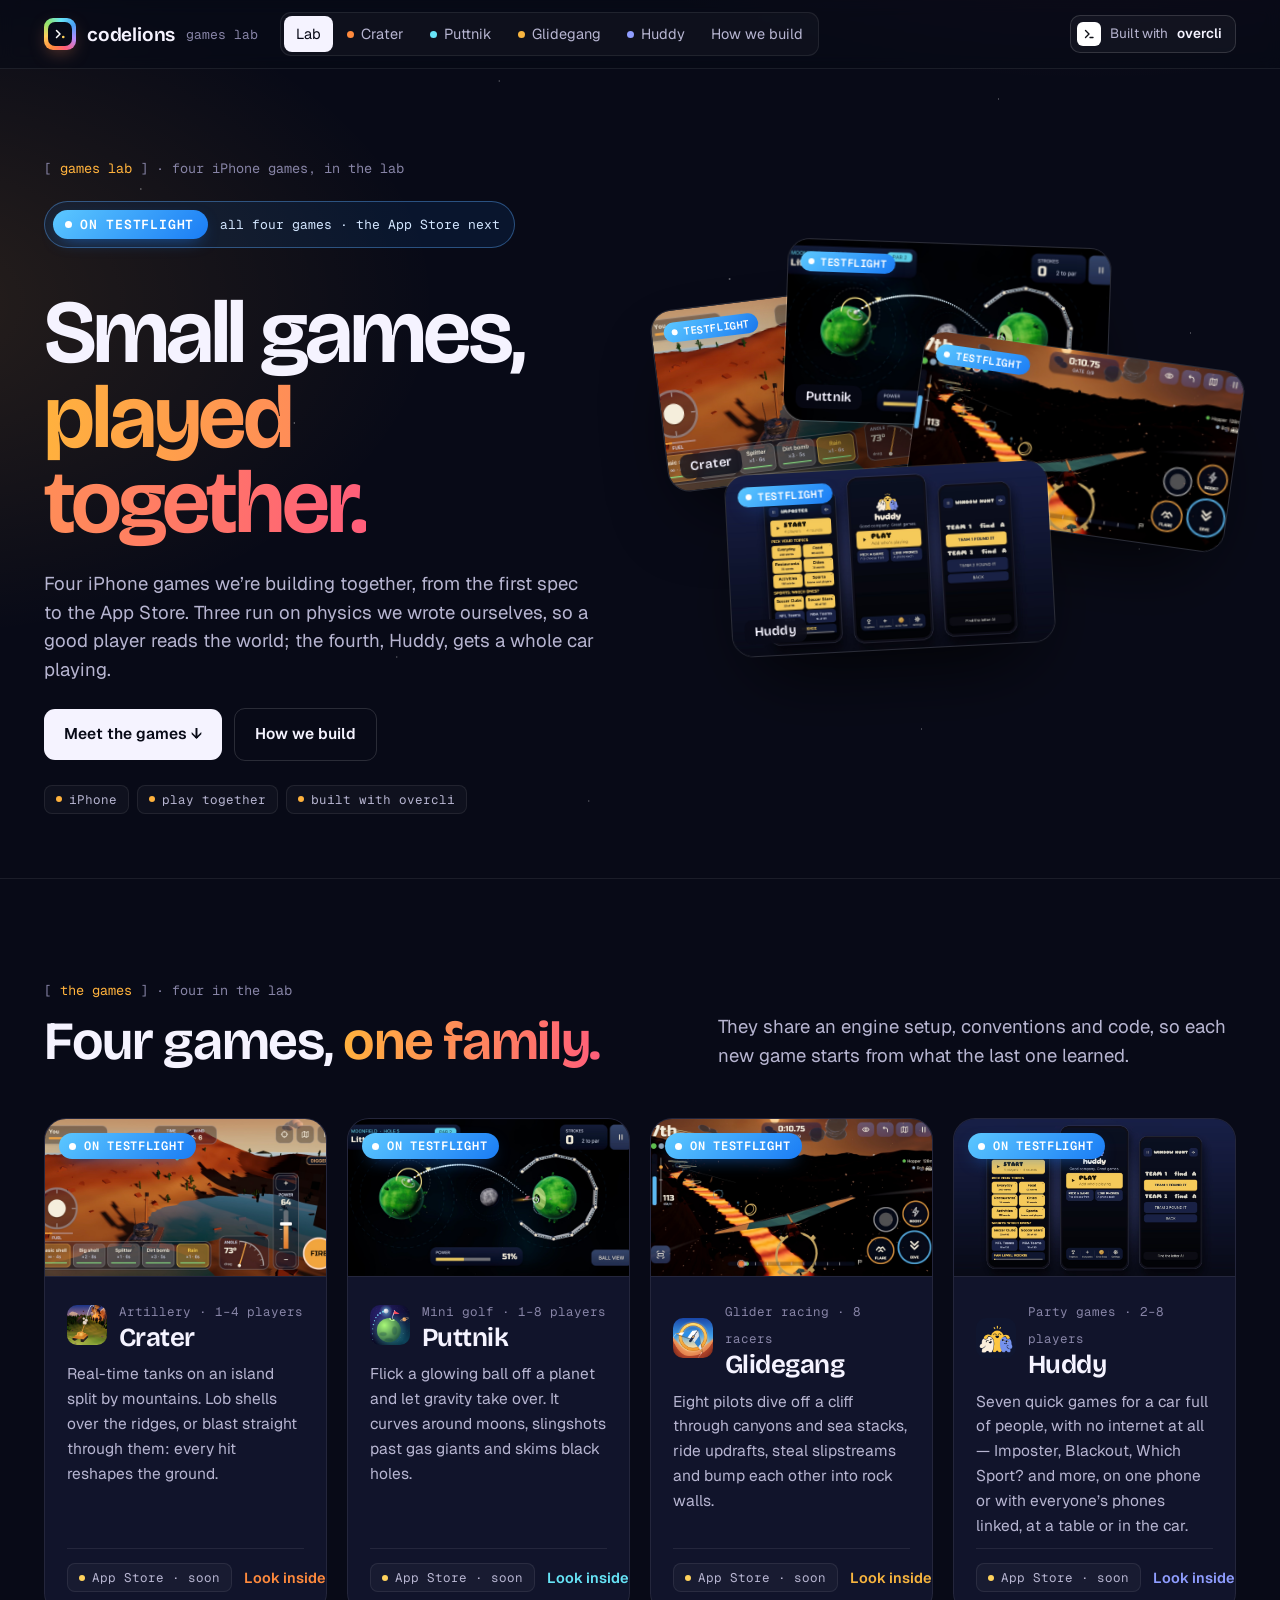
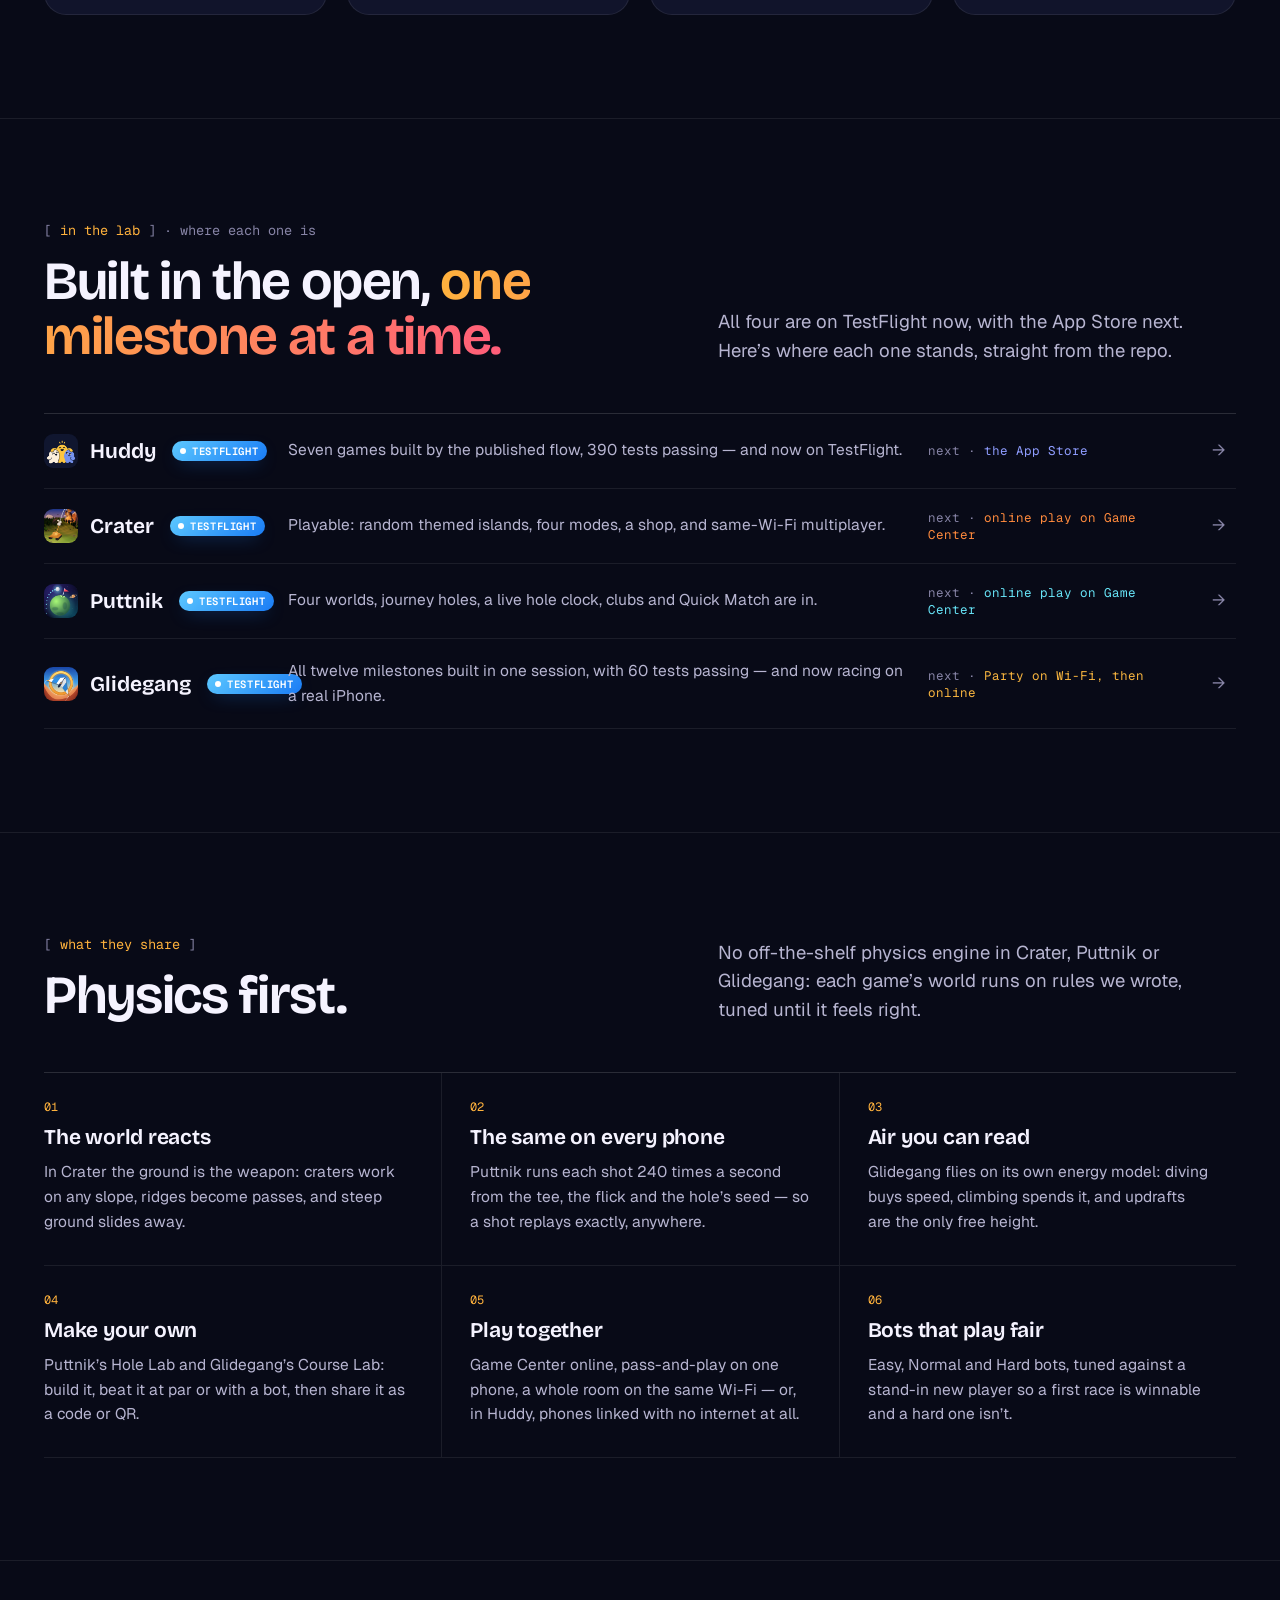
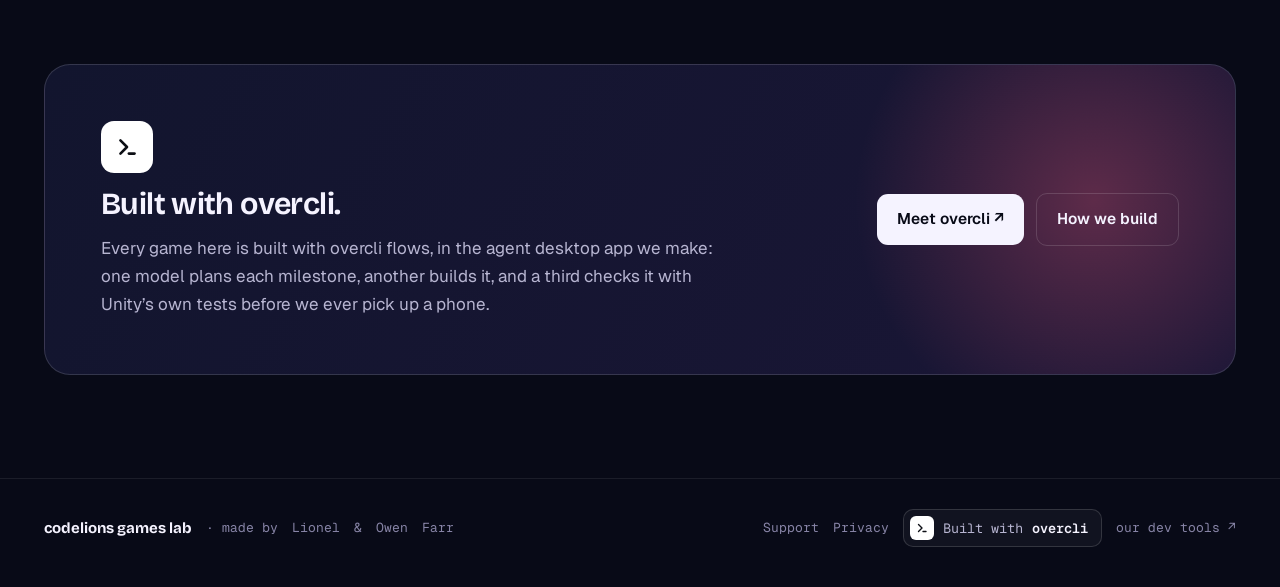
<file: index.html>
<!doctype html>
<html lang="en">
<head>
  <meta charset="utf-8" />
  <meta name="viewport" content="width=device-width, initial-scale=1" />
  <title>Codelions Games Lab — small games, played together</title>
  <meta name="description" content="Crater, Puttnik, Glidegang and Huddy: four iPhone games, built with overcli." />
  <meta property="og:type" content="website" />
  <meta property="og:title" content="Codelions Games Lab — small games, played together" />
  <meta property="og:description" content="Crater, Puttnik, Glidegang and Huddy: four iPhone games, built with overcli." />
  <link rel="preconnect" href="https://fonts.googleapis.com" />
  <link rel="preconnect" href="https://fonts.gstatic.com" crossorigin />
  <link href="https://fonts.googleapis.com/css2?family=Bricolage+Grotesque:opsz,wght@12..96,500..800&family=Geist:wght@400;500;600;700&family=Geist+Mono:wght@400;500&display=swap" rel="stylesheet" />
  <link rel="stylesheet" href="lab.css" />
</head>
<body class="">
  <header class="nav"><div class="wrap">
    <a class="brand" href="" aria-label="codelions games lab"><span class="brand-mark"><span><svg width="16" height="16" viewBox="0 0 32 32" fill="none" stroke="#fff" stroke-width="3" stroke-linecap="round" stroke-linejoin="round" aria-hidden="true"><path d="M9 9 L16 16 L9 23"/><circle cx="22.5" cy="22" r="2.6" fill="#ffd25c" stroke="none"/></svg></span></span><b>codelions</b><i>games lab</i></a>
    <nav class="nav-links" aria-label="games"><a href="" aria-current="page">Lab</a><a href="crater/"><i class="dot" style="background:#ff8a3d"></i>Crater</a><a href="puttnik/"><i class="dot" style="background:#67e4f7"></i>Puttnik</a><a href="glidegang/"><i class="dot" style="background:#f8b53f"></i>Glidegang</a><a href="huddy/"><i class="dot" style="background:#8f9dff"></i>Huddy</a><a href="how-we-build/">How we build</a></nav>
    <span class="nav-right"><a class="built" href="https://overcodelions.com/overcli/" target="_blank" rel="noopener"><span class="mk"><svg width="16" height="16" viewBox="0 0 32 32" fill="none" stroke="#0d0f15" stroke-width="2.8" stroke-linecap="round" stroke-linejoin="round" aria-hidden="true"><path d="M9 9 L16 16 L9 23"/><path d="M18 23 H24"/></svg></span>Built with <b>overcli</b></a></span>
  </div></header>
  <main>
    <section class="hero"><div class="wrap">
      <div class="hero-copy"><p class="eyebrow">[ <b>games lab</b> ] · four iPhone games, in the lab</p>
        <p class="status"><span class="live"><i></i>On TestFlight</span><span>all four games · the App Store next</span></p><h1>Small games,<br><em>played together.</em></h1>
        <p class="lede">Four iPhone games we’re building together, from the first spec to the App Store. Three run on physics we wrote ourselves, so a good player reads the world; the fourth, Huddy, gets a whole car playing.</p>
        <div class="btns"><a class="btn btn-ink" href="#games">Meet the games ↓</a><a class="btn btn-line" href="how-we-build/">How we build</a></div>
        <div class="chips"><span class="chip"><i></i>iPhone</span><span class="chip"><i></i>play together</span><span class="chip"><i></i>built with overcli</span></div></div>
      <div class="fan"><a class="crater" href="crater/"><span class="scene"><img class="cover still" src="assets/crater-play.jpg" alt="Crater on an iPhone: a desert island, 2:32 left, aiming a Rain shot at 73 degrees across the water" /></span><span class="tag">Crater</span><span class="live badge sm"><i></i>TestFlight</span></a><a class="puttnik" href="puttnik/"><span class="scene"><img class="cover still" src="assets/puttnik-play.jpg" alt="Puttnik on an iPhone: Moonfield, hole 5, Little Moon — aiming a shot around a moon to the cup" /></span><span class="tag">Puttnik</span><span class="live badge sm"><i></i>TestFlight</span></a><a class="glidegang" href="glidegang/"><span class="scene"><img class="cover still" src="assets/glidegang-vents.jpg" alt="Glidegang on an iPhone: Volcano Vents, gliding over a lava river toward the next gate" /></span><span class="tag">Glidegang</span><span class="live badge sm"><i></i>TestFlight</span></a><a class="huddy" href="huddy/"><span class="scene"><img class="cover still" src="assets/huddy-trio.jpg" alt="Huddy on an iPhone: picking Imposter topics, the home screen and a Window Hunt race" /></span><span class="tag">Huddy</span><span class="live badge sm"><i></i>TestFlight</span></a></div>
    </div></section>
    <section class="sec" id="games"><div class="wrap">
      <div class="head"><div><p class="eyebrow">[ <b>the games</b> ] · four in the lab</p><h2>Four games, <em>one family.</em></h2></div><p class="lede">They share an engine setup, conventions and code, so each new game starts from what the last one learned.</p></div>
      <div class="games"><a class="card crater" href="crater/"><span class="pic"><span class="scene"><img class="cover still" src="assets/crater-play.jpg" alt="Crater on an iPhone: a desert island, 2:32 left, aiming a Rain shot at 73 degrees across the water" /></span><span class="live badge"><i></i>On TestFlight</span></span><span class="card-body"><span class="card-top"><img src="assets/crater-icon.png" alt="" /><span><span class="meta">Artillery · 1–4 players</span><h3>Crater</h3></span></span><p>Real-time tanks on an island split by mountains. Lob shells over the ridges, or blast straight through them: every hit reshapes the ground.</p><span class="card-foot"><span class="chip lab"><i></i>App Store · soon</span><span class="go">Look inside →</span></span></span></a><a class="card puttnik" href="puttnik/"><span class="pic"><span class="scene"><img class="cover still" src="assets/puttnik-play.jpg" alt="Puttnik on an iPhone: Moonfield, hole 5, Little Moon — aiming a shot around a moon to the cup" /></span><span class="live badge"><i></i>On TestFlight</span></span><span class="card-body"><span class="card-top"><img src="assets/puttnik-icon.png" alt="" /><span><span class="meta">Mini golf · 1–8 players</span><h3>Puttnik</h3></span></span><p>Flick a glowing ball off a planet and let gravity take over. It curves around moons, slingshots past gas giants and skims black holes.</p><span class="card-foot"><span class="chip lab"><i></i>App Store · soon</span><span class="go">Look inside →</span></span></span></a><a class="card glidegang" href="glidegang/"><span class="pic"><span class="scene"><img class="cover still" src="assets/glidegang-vents.jpg" alt="Glidegang on an iPhone: Volcano Vents, gliding over a lava river toward the next gate" /></span><span class="live badge"><i></i>On TestFlight</span></span><span class="card-body"><span class="card-top"><img src="assets/glidegang-icon.png" alt="" /><span><span class="meta">Glider racing · 8 racers</span><h3>Glidegang</h3></span></span><p>Eight pilots dive off a cliff through canyons and sea stacks, ride updrafts, steal slipstreams and bump each other into rock walls.</p><span class="card-foot"><span class="chip lab"><i></i>App Store · soon</span><span class="go">Look inside →</span></span></span></a><a class="card huddy" href="huddy/"><span class="pic"><span class="scene"><img class="cover still" src="assets/huddy-trio.jpg" alt="Huddy on an iPhone: picking Imposter topics, the home screen and a Window Hunt race" /></span><span class="live badge"><i></i>On TestFlight</span></span><span class="card-body"><span class="card-top"><img src="assets/huddy-icon.png" alt="" /><span><span class="meta">Party games · 2–8 players</span><h3>Huddy</h3></span></span><p>Seven quick games for a car full of people, with no internet at all — Imposter, Blackout, Which Sport? and more, on one phone or with everyone’s phones linked, at a table or in the car.</p><span class="card-foot"><span class="chip lab"><i></i>App Store · soon</span><span class="go">Look inside →</span></span></span></a></div>
    </div></section>
    <section class="sec"><div class="wrap">
      <div class="head"><div><p class="eyebrow">[ <b>in the lab</b> ] · where each one is</p><h2>Built in the open, <em>one milestone at a time.</em></h2></div><p class="lede">All four are on TestFlight now, with the App Store next. Here’s where each one stands, straight from the repo.</p></div>
      <div class="board"><a class="huddy" href="huddy/"><span class="who"><img src="assets/huddy-icon.png" alt="" />Huddy<span class="live sm"><i></i>TestFlight</span></span><span class="now">Seven games built by the published flow, 390 tests passing — and now on TestFlight.</span><span class="next">next · <b>the App Store</b></span><span class="arr">→</span></a><a class="crater" href="crater/"><span class="who"><img src="assets/crater-icon.png" alt="" />Crater<span class="live sm"><i></i>TestFlight</span></span><span class="now">Playable: random themed islands, four modes, a shop, and same-Wi-Fi multiplayer.</span><span class="next">next · <b>online play on Game Center</b></span><span class="arr">→</span></a><a class="puttnik" href="puttnik/"><span class="who"><img src="assets/puttnik-icon.png" alt="" />Puttnik<span class="live sm"><i></i>TestFlight</span></span><span class="now">Four worlds, journey holes, a live hole clock, clubs and Quick Match are in.</span><span class="next">next · <b>online play on Game Center</b></span><span class="arr">→</span></a><a class="glidegang" href="glidegang/"><span class="who"><img src="assets/glidegang-icon.png" alt="" />Glidegang<span class="live sm"><i></i>TestFlight</span></span><span class="now">All twelve milestones built in one session, with 60 tests passing — and now racing on a real iPhone.</span><span class="next">next · <b>Party on Wi-Fi, then online</b></span><span class="arr">→</span></a></div>
    </div></section>
    <section class="sec"><div class="wrap">
      <div class="head"><div><p class="eyebrow">[ <b>what they share</b> ]</p><h2>Physics first.</h2></div><p class="lede">No off-the-shelf physics engine in Crater, Puttnik or Glidegang: each game’s world runs on rules we wrote, tuned until it feels right.</p></div>
      <div class="feats"><div class="feat"><span class="n">01</span><b>The world reacts</b><p>In Crater the ground is the weapon: craters work on any slope, ridges become passes, and steep ground slides away.</p></div><div class="feat"><span class="n">02</span><b>The same on every phone</b><p>Puttnik runs each shot 240 times a second from the tee, the flick and the hole’s seed — so a shot replays exactly, anywhere.</p></div><div class="feat"><span class="n">03</span><b>Air you can read</b><p>Glidegang flies on its own energy model: diving buys speed, climbing spends it, and updrafts are the only free height.</p></div><div class="feat"><span class="n">04</span><b>Make your own</b><p>Puttnik’s Hole Lab and Glidegang’s Course Lab: build it, beat it at par or with a bot, then share it as a code or QR.</p></div><div class="feat"><span class="n">05</span><b>Play together</b><p>Game Center online, pass-and-play on one phone, a whole room on the same Wi-Fi — or, in Huddy, phones linked with no internet at all.</p></div><div class="feat"><span class="n">06</span><b>Bots that play fair</b><p>Easy, Normal and Hard bots, tuned against a stand-in new player so a first race is winnable and a hard one isn’t.</p></div></div>
    </div></section>
    <section class="sec"><div class="wrap">
      <div class="band"><div class="t"><span class="bmark"><svg width="30" height="30" viewBox="0 0 32 32" fill="none" stroke="#0d0f15" stroke-width="2.8" stroke-linecap="round" stroke-linejoin="round" aria-hidden="true"><path d="M9 9 L16 16 L9 23"/><path d="M18 23 H24"/></svg></span><h3>Built with overcli.</h3><p class="body" style="max-width: 640px">Every game here is built with overcli flows, in the agent desktop app we make: one model plans each milestone, another builds it, and a third checks it with Unity’s own tests before we ever pick up a phone.</p></div>
      <div class="btns"><a class="btn btn-ink" href="https://overcodelions.com/overcli/" target="_blank" rel="noopener">Meet overcli ↗</a><a class="btn btn-line" href="how-we-build/">How we build</a></div></div>
    </div></section>

  </main>
  <footer class="foot"><div class="wrap">
    <span><b style="font-family: 'Bricolage Grotesque'; font-size: 15px; color: var(--ink)">codelions games lab</b> · made by <a href="https://github.com/lionelfarr" target="_blank" rel="noopener">Lionel</a> &amp; <a href="https://github.com/owenlfarr" target="_blank" rel="noopener">Owen</a> Farr</span>
    <span><a href="support/">Support</a><a href="privacy/">Privacy</a><a class="built" href="https://overcodelions.com/overcli/" target="_blank" rel="noopener"><span class="mk"><svg width="16" height="16" viewBox="0 0 32 32" fill="none" stroke="#0d0f15" stroke-width="2.8" stroke-linecap="round" stroke-linejoin="round" aria-hidden="true"><path d="M9 9 L16 16 L9 23"/><path d="M18 23 H24"/></svg></span>Built with <b>overcli</b></a><a href="https://overcodelions.com/" target="_blank" rel="noopener">our dev tools ↗</a></span>
  </div></footer>
</body>
</html>
</file>
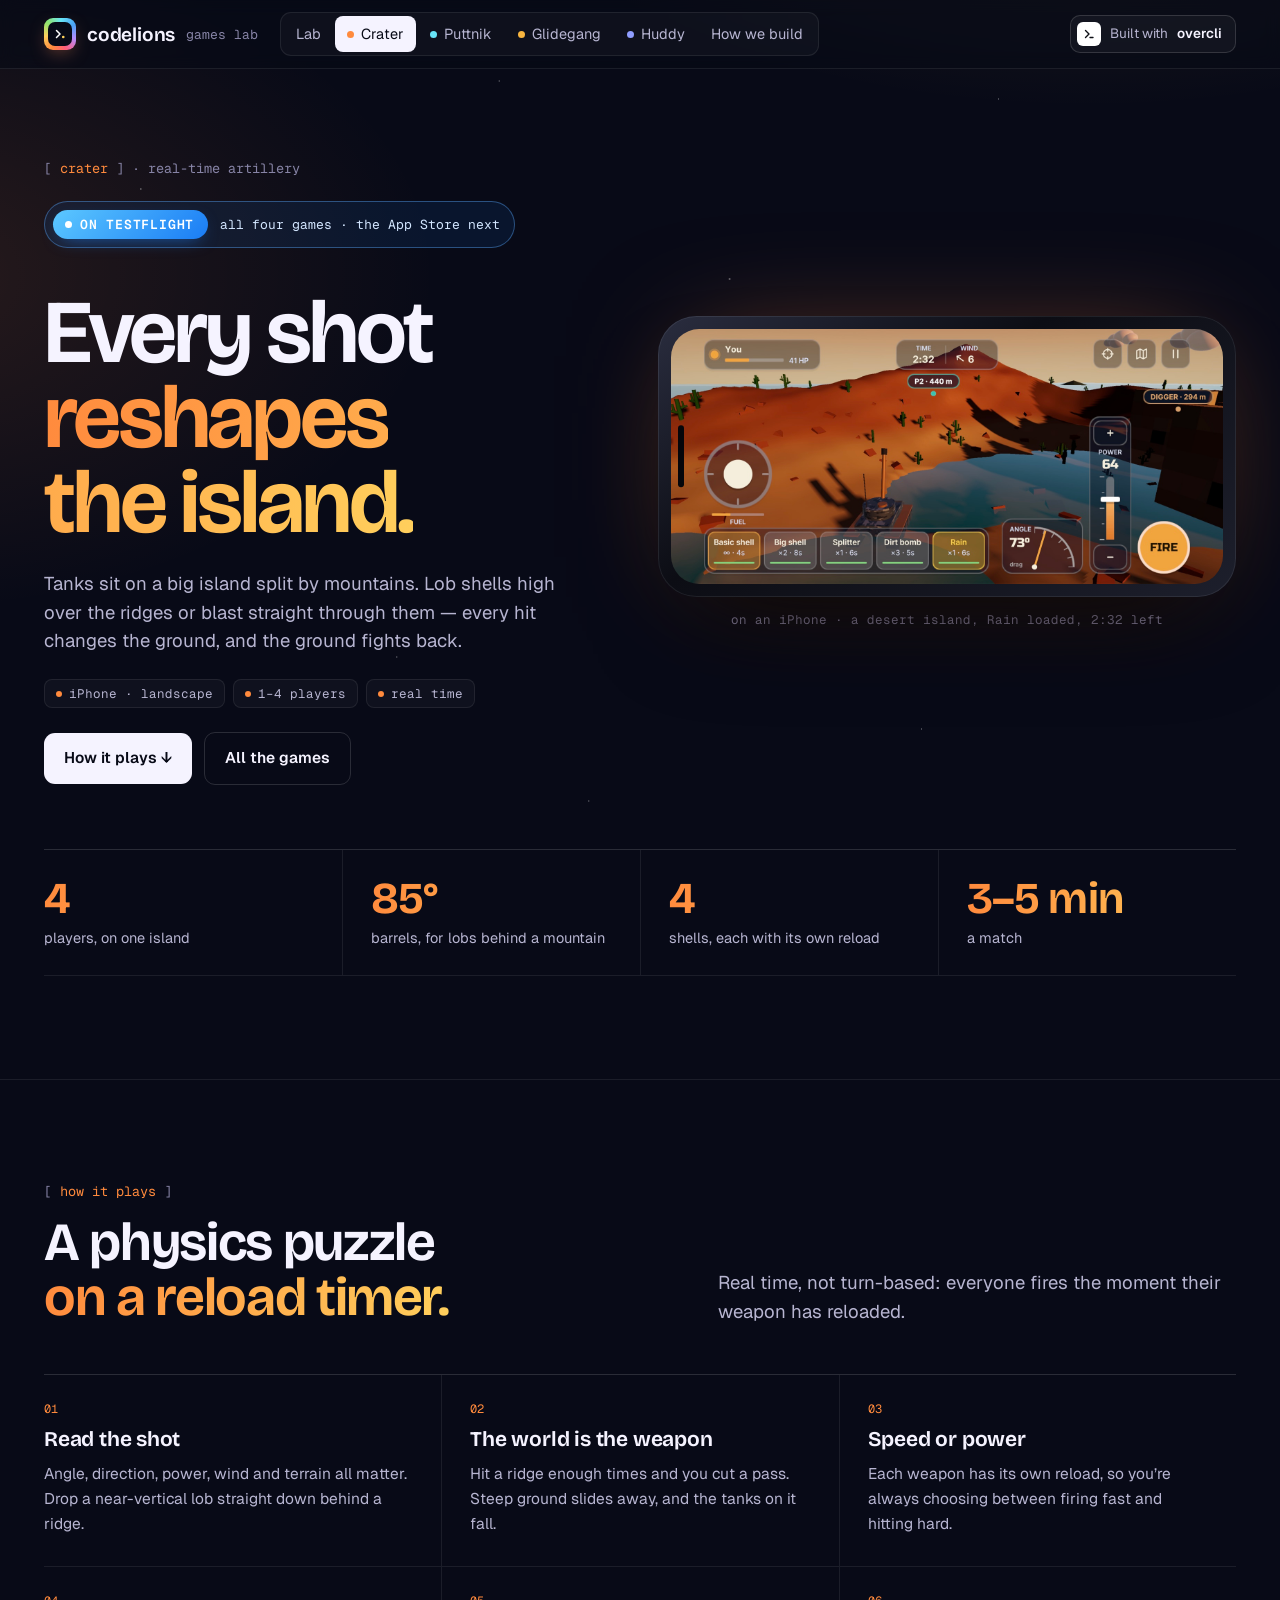
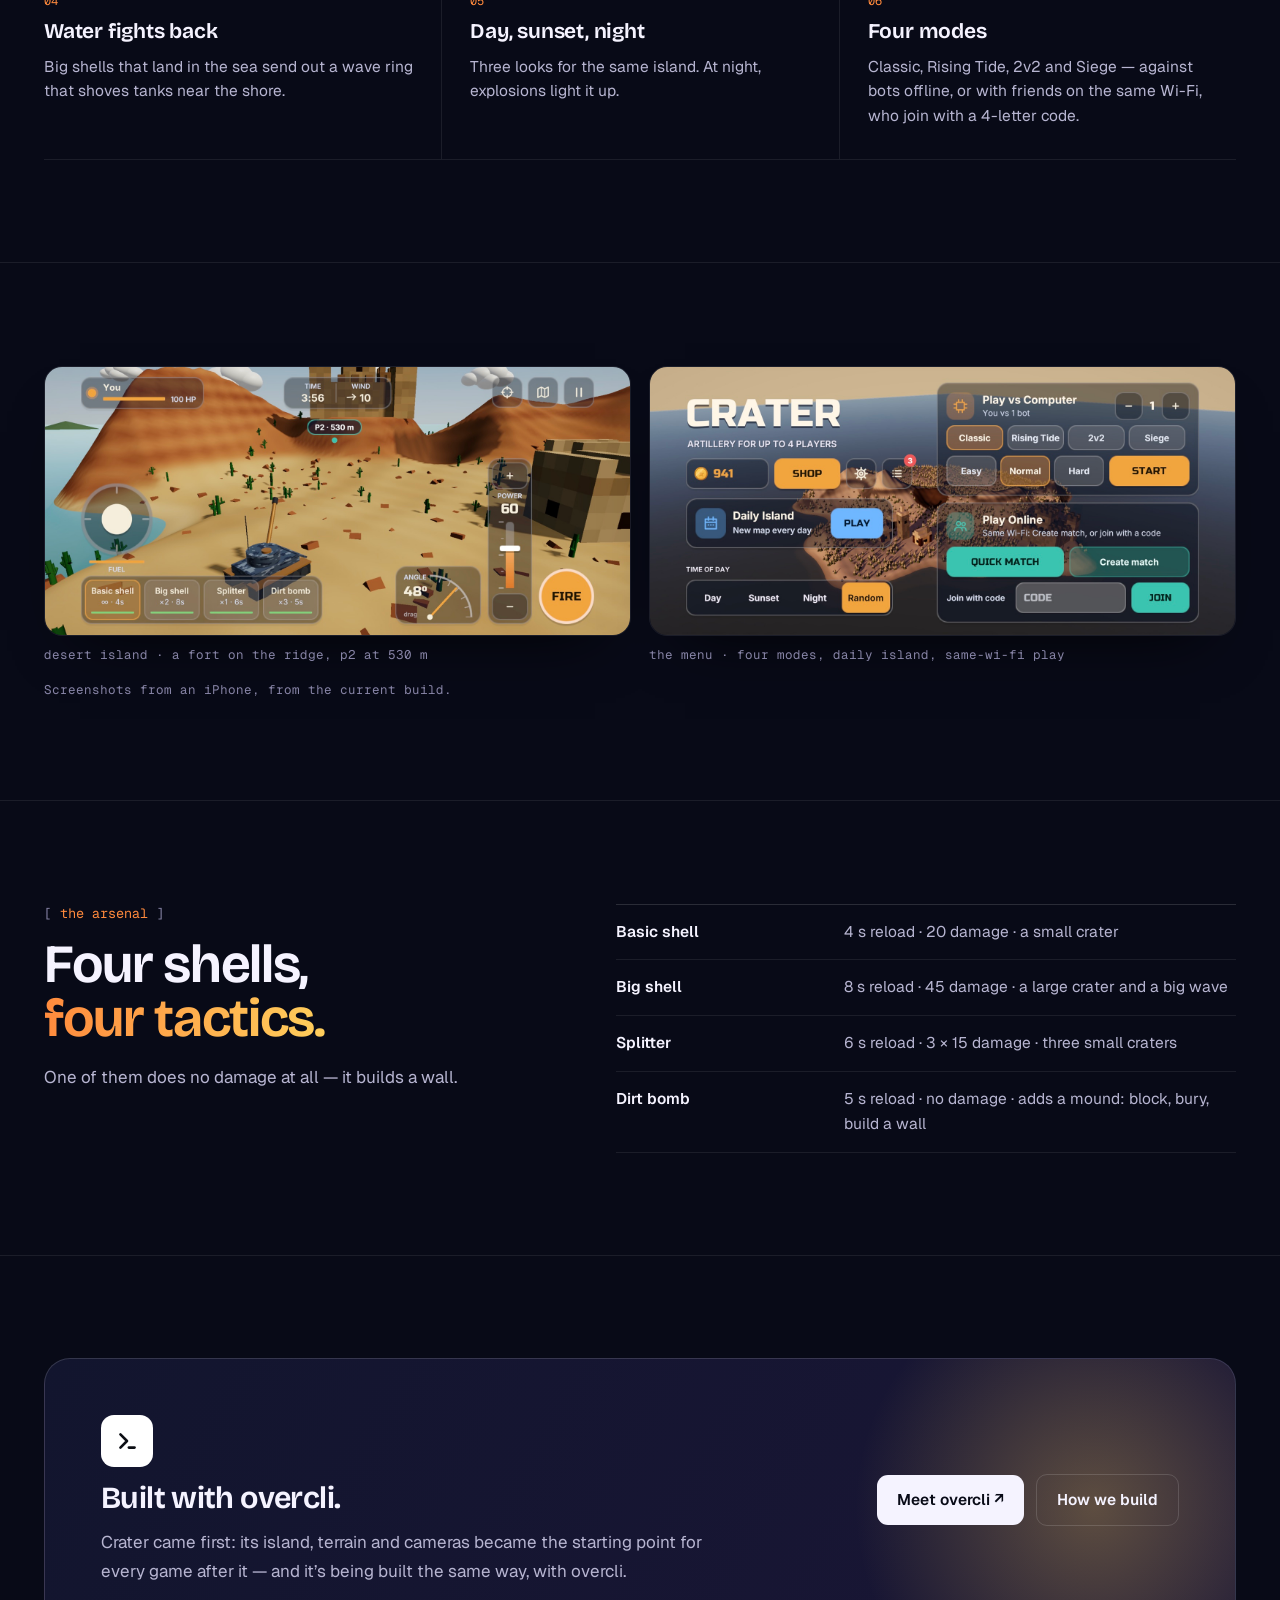
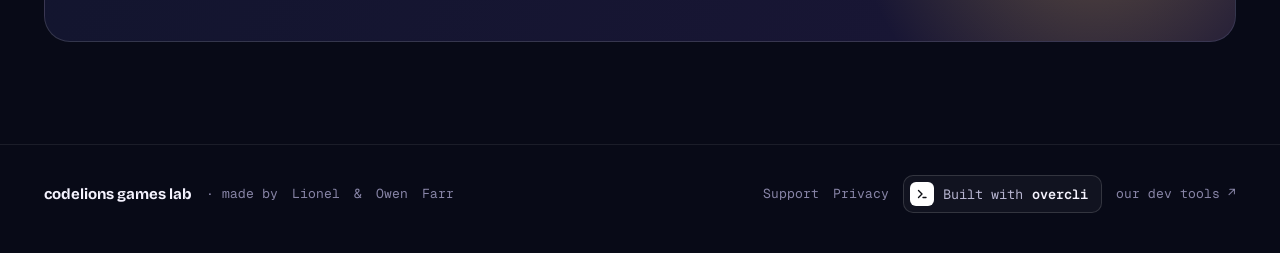
<file: crater/index.html>
<!doctype html>
<html lang="en">
<head>
  <meta charset="utf-8" />
  <meta name="viewport" content="width=device-width, initial-scale=1" />
  <title>Crater — every shot reshapes the island</title>
  <meta name="description" content="Real-time 3D artillery for iPhone, for up to 4 players. Every hit reshapes the ground. Built with overcli." />
  <meta property="og:type" content="website" />
  <meta property="og:title" content="Crater — every shot reshapes the island" />
  <meta property="og:description" content="Real-time 3D artillery for iPhone, for up to 4 players. Every hit reshapes the ground. Built with overcli." />
  <link rel="preconnect" href="https://fonts.googleapis.com" />
  <link rel="preconnect" href="https://fonts.gstatic.com" crossorigin />
  <link href="https://fonts.googleapis.com/css2?family=Bricolage+Grotesque:opsz,wght@12..96,500..800&family=Geist:wght@400;500;600;700&family=Geist+Mono:wght@400;500&display=swap" rel="stylesheet" />
  <link rel="stylesheet" href="../lab.css" />
</head>
<body class="crater">
  <header class="nav"><div class="wrap">
    <a class="brand" href="../" aria-label="codelions games lab"><span class="brand-mark"><span><svg width="16" height="16" viewBox="0 0 32 32" fill="none" stroke="#fff" stroke-width="3" stroke-linecap="round" stroke-linejoin="round" aria-hidden="true"><path d="M9 9 L16 16 L9 23"/><circle cx="22.5" cy="22" r="2.6" fill="#ffd25c" stroke="none"/></svg></span></span><b>codelions</b><i>games lab</i></a>
    <nav class="nav-links" aria-label="games"><a href="../">Lab</a><a href="../crater/" aria-current="page"><i class="dot" style="background:#ff8a3d"></i>Crater</a><a href="../puttnik/"><i class="dot" style="background:#67e4f7"></i>Puttnik</a><a href="../glidegang/"><i class="dot" style="background:#f8b53f"></i>Glidegang</a><a href="../huddy/"><i class="dot" style="background:#8f9dff"></i>Huddy</a><a href="../how-we-build/">How we build</a></nav>
    <span class="nav-right"><a class="built" href="https://overcodelions.com/overcli/" target="_blank" rel="noopener"><span class="mk"><svg width="16" height="16" viewBox="0 0 32 32" fill="none" stroke="#0d0f15" stroke-width="2.8" stroke-linecap="round" stroke-linejoin="round" aria-hidden="true"><path d="M9 9 L16 16 L9 23"/><path d="M18 23 H24"/></svg></span>Built with <b>overcli</b></a></span>
  </div></header>
  <main>
    <section class="hero"><div class="wrap">
      <div class="hero-copy"><p class="eyebrow">[ <b>crater</b> ] · real-time artillery</p><p class="status"><span class="live"><i></i>On TestFlight</span><span>all four games · the App Store next</span></p><h1>Every shot <em>reshapes the island.</em></h1><p class="lede">Tanks sit on a big island split by mountains. Lob shells high over the ridges or blast straight through them — every hit changes the ground, and the ground fights back.</p><div class="chips"><span class="chip"><i></i>iPhone · landscape</span><span class="chip"><i></i>1–4 players</span><span class="chip"><i></i>real time</span></div>
        <div class="btns"><a class="btn btn-ink" href="#how">How it plays ↓</a><a class="btn btn-line" href="../">All the games</a></div></div>
      <div><div class="phone"><span class="scene"><img class="cover still" src="../assets/crater-play.jpg" alt="Crater on an iPhone: a desert island, 2:32 left, aiming a Rain shot at 73 degrees across the water" /></span></div><p class="meta shot-note">on an iPhone · a desert island, Rain loaded, 2:32 left</p></div>
    </div></section>
    <section class="sec" style="padding-block: 0 clamp(64px, 8vw, 112px); border: 0"><div class="wrap"><div class="strip"><div><b>4</b><p>players, on one island</p></div><div><b>85°</b><p>barrels, for lobs behind a mountain</p></div><div><b>4</b><p>shells, each with its own reload</p></div><div><b>3–5 min</b><p>a match</p></div></div></div></section>
    <section class="sec" id="how"><div class="wrap">
      <div class="head"><div><p class="eyebrow">[ <b>how it plays</b> ]</p><h2>A physics puzzle <em>on a reload timer.</em></h2></div><p class="lede">Real time, not turn-based: everyone fires the moment their weapon has reloaded.</p></div>
      <div class="feats"><div class="feat"><span class="n">01</span><b>Read the shot</b><p>Angle, direction, power, wind and terrain all matter. Drop a near-vertical lob straight down behind a ridge.</p></div><div class="feat"><span class="n">02</span><b>The world is the weapon</b><p>Hit a ridge enough times and you cut a pass. Steep ground slides away, and the tanks on it fall.</p></div><div class="feat"><span class="n">03</span><b>Speed or power</b><p>Each weapon has its own reload, so you’re always choosing between firing fast and hitting hard.</p></div><div class="feat"><span class="n">04</span><b>Water fights back</b><p>Big shells that land in the sea send out a wave ring that shoves tanks near the shore.</p></div><div class="feat"><span class="n">05</span><b>Day, sunset, night</b><p>Three looks for the same island. At night, explosions light it up.</p></div><div class="feat"><span class="n">06</span><b>Four modes</b><p>Classic, Rising Tide, 2v2 and Siege — against bots offline, or with friends on the same Wi-Fi, who join with a 4-letter code.</p></div></div>
    </div></section>
    <section class="sec"><div class="wrap">
      <div class="shots"><figure><img src="../assets/crater-fort.jpg" alt="A desert island at the start of a match: full health, a fort on the ridge and the other tank 530 metres away" /><figcaption>desert island · a fort on the ridge, p2 at 530 m</figcaption></figure><figure><img src="../assets/crater-menu.jpg" alt="The Crater menu: Play vs Computer with Classic, Rising Tide, 2v2 and Siege, a Daily Island, time of day, and Play Online on the same Wi-Fi" /><figcaption>the menu · four modes, daily island, same-wi-fi play</figcaption></figure></div>
      <p class="meta" style="margin-top: 18px">Screenshots from an iPhone, from the current build.</p>
    </div></section>
    <section class="sec"><div class="wrap row">
      <div><p class="eyebrow">[ <b>the arsenal</b> ]</p><h2>Four shells, <em>four tactics.</em></h2><p class="body">One of them does no damage at all — it builds a wall.</p></div>
      <div class="list"><div><b>Basic shell</b><span>4 s reload · 20 damage · a small crater</span></div><div><b>Big shell</b><span>8 s reload · 45 damage · a large crater and a big wave</span></div><div><b>Splitter</b><span>6 s reload · 3 × 15 damage · three small craters</span></div><div><b>Dirt bomb</b><span>5 s reload · no damage · adds a mound: block, bury, build a wall</span></div></div>
    </div></section>
    <section class="sec"><div class="wrap">
      <div class="band"><div class="t"><span class="bmark"><svg width="30" height="30" viewBox="0 0 32 32" fill="none" stroke="#0d0f15" stroke-width="2.8" stroke-linecap="round" stroke-linejoin="round" aria-hidden="true"><path d="M9 9 L16 16 L9 23"/><path d="M18 23 H24"/></svg></span><h3>Built with overcli.</h3><p class="body" style="max-width: 640px">Crater came first: its island, terrain and cameras became the starting point for every game after it — and it’s being built the same way, with overcli.</p></div>
      <div class="btns"><a class="btn btn-ink" href="https://overcodelions.com/overcli/" target="_blank" rel="noopener">Meet overcli ↗</a><a class="btn btn-line" href="../how-we-build/">How we build</a></div></div>
    </div></section>

  </main>
  <footer class="foot"><div class="wrap">
    <span><b style="font-family: 'Bricolage Grotesque'; font-size: 15px; color: var(--ink)">codelions games lab</b> · made by <a href="https://github.com/lionelfarr" target="_blank" rel="noopener">Lionel</a> &amp; <a href="https://github.com/owenlfarr" target="_blank" rel="noopener">Owen</a> Farr</span>
    <span><a href="../support/">Support</a><a href="../privacy/">Privacy</a><a class="built" href="https://overcodelions.com/overcli/" target="_blank" rel="noopener"><span class="mk"><svg width="16" height="16" viewBox="0 0 32 32" fill="none" stroke="#0d0f15" stroke-width="2.8" stroke-linecap="round" stroke-linejoin="round" aria-hidden="true"><path d="M9 9 L16 16 L9 23"/><path d="M18 23 H24"/></svg></span>Built with <b>overcli</b></a><a href="https://overcodelions.com/" target="_blank" rel="noopener">our dev tools ↗</a></span>
  </div></footer>
</body>
</html>
</file>
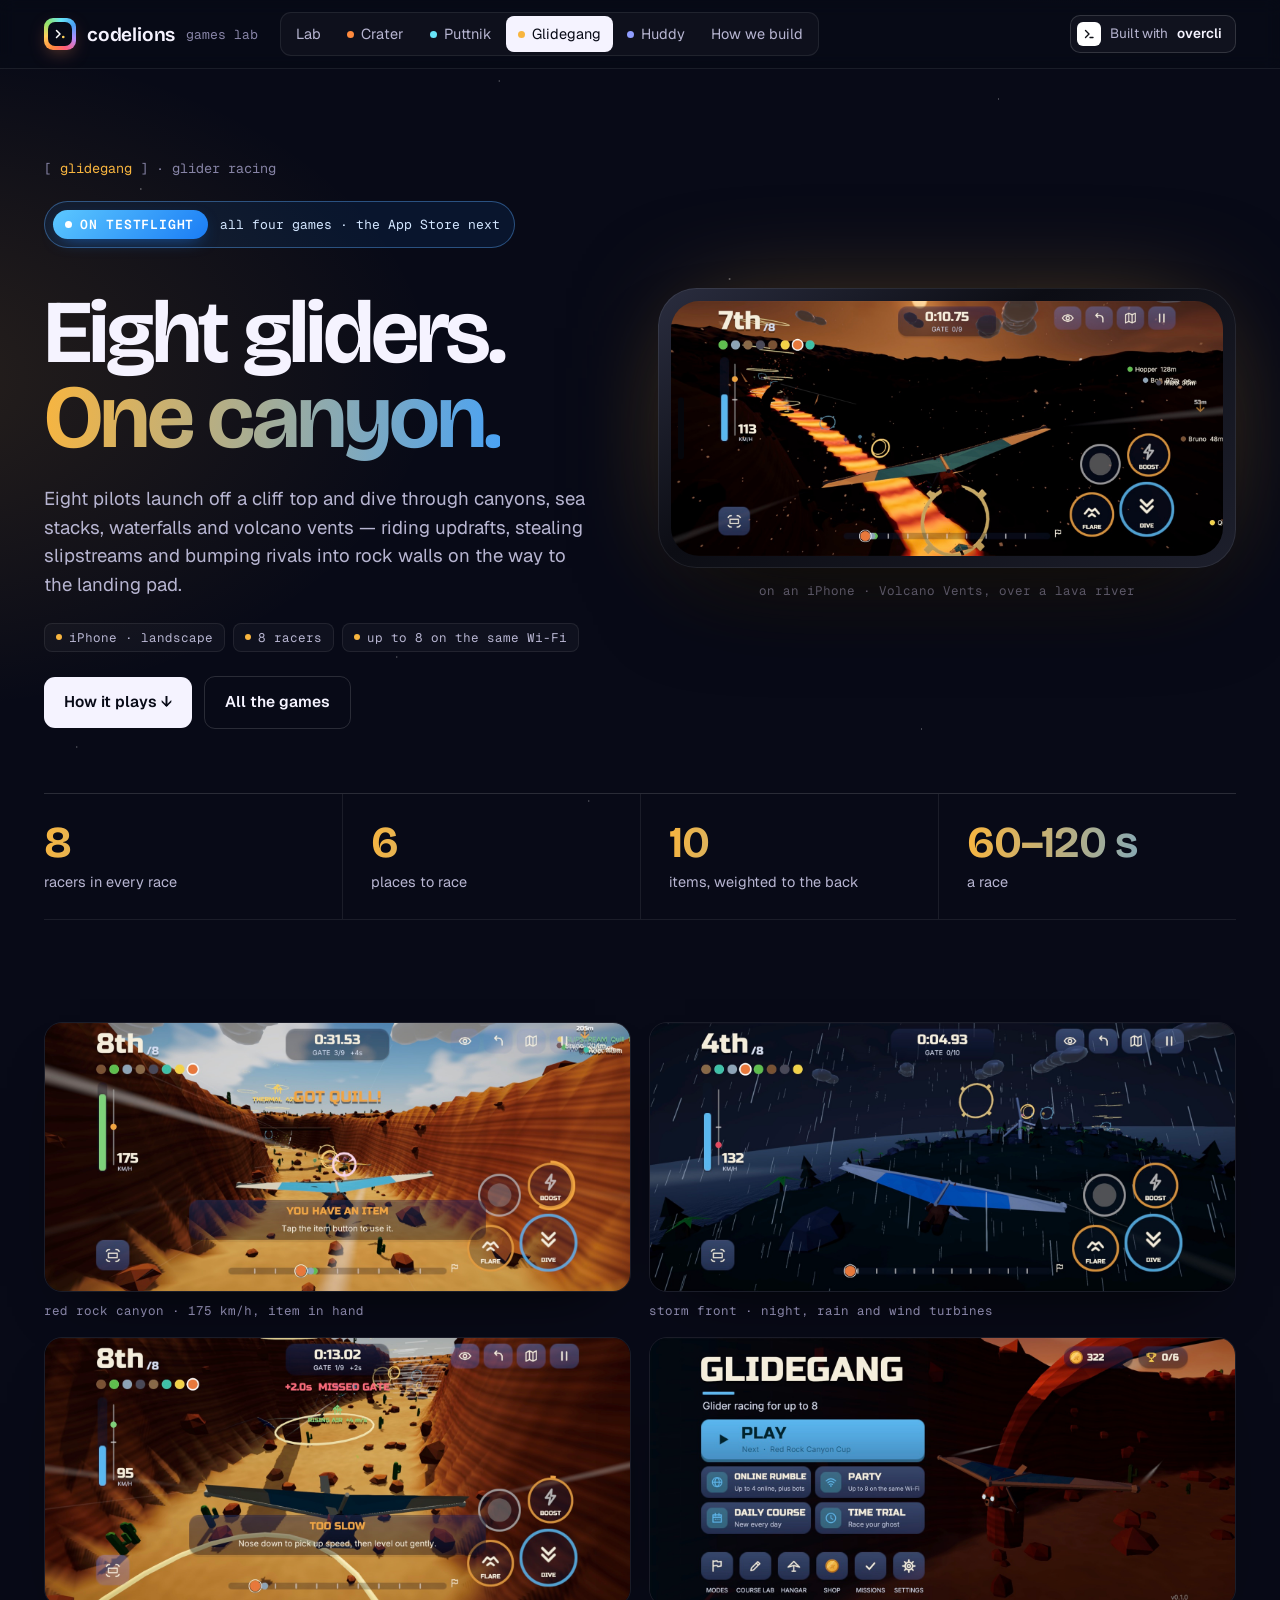
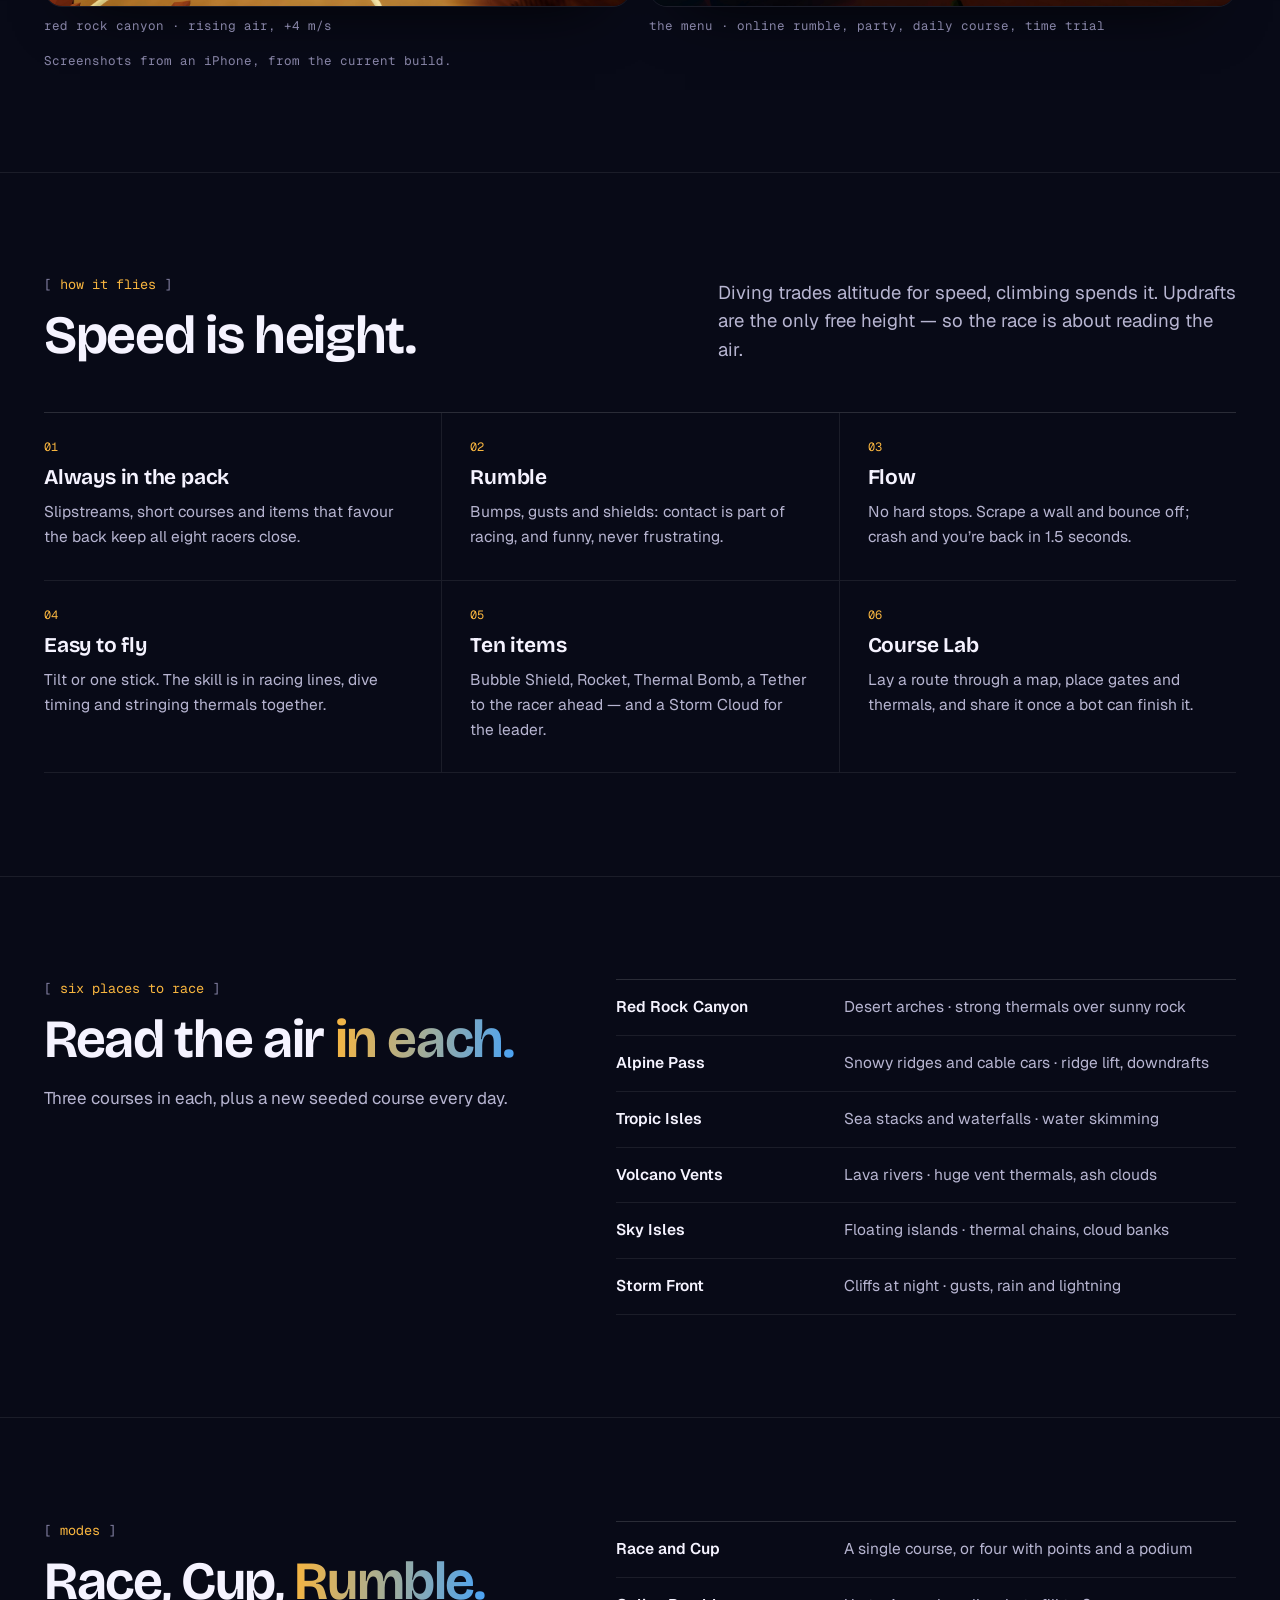
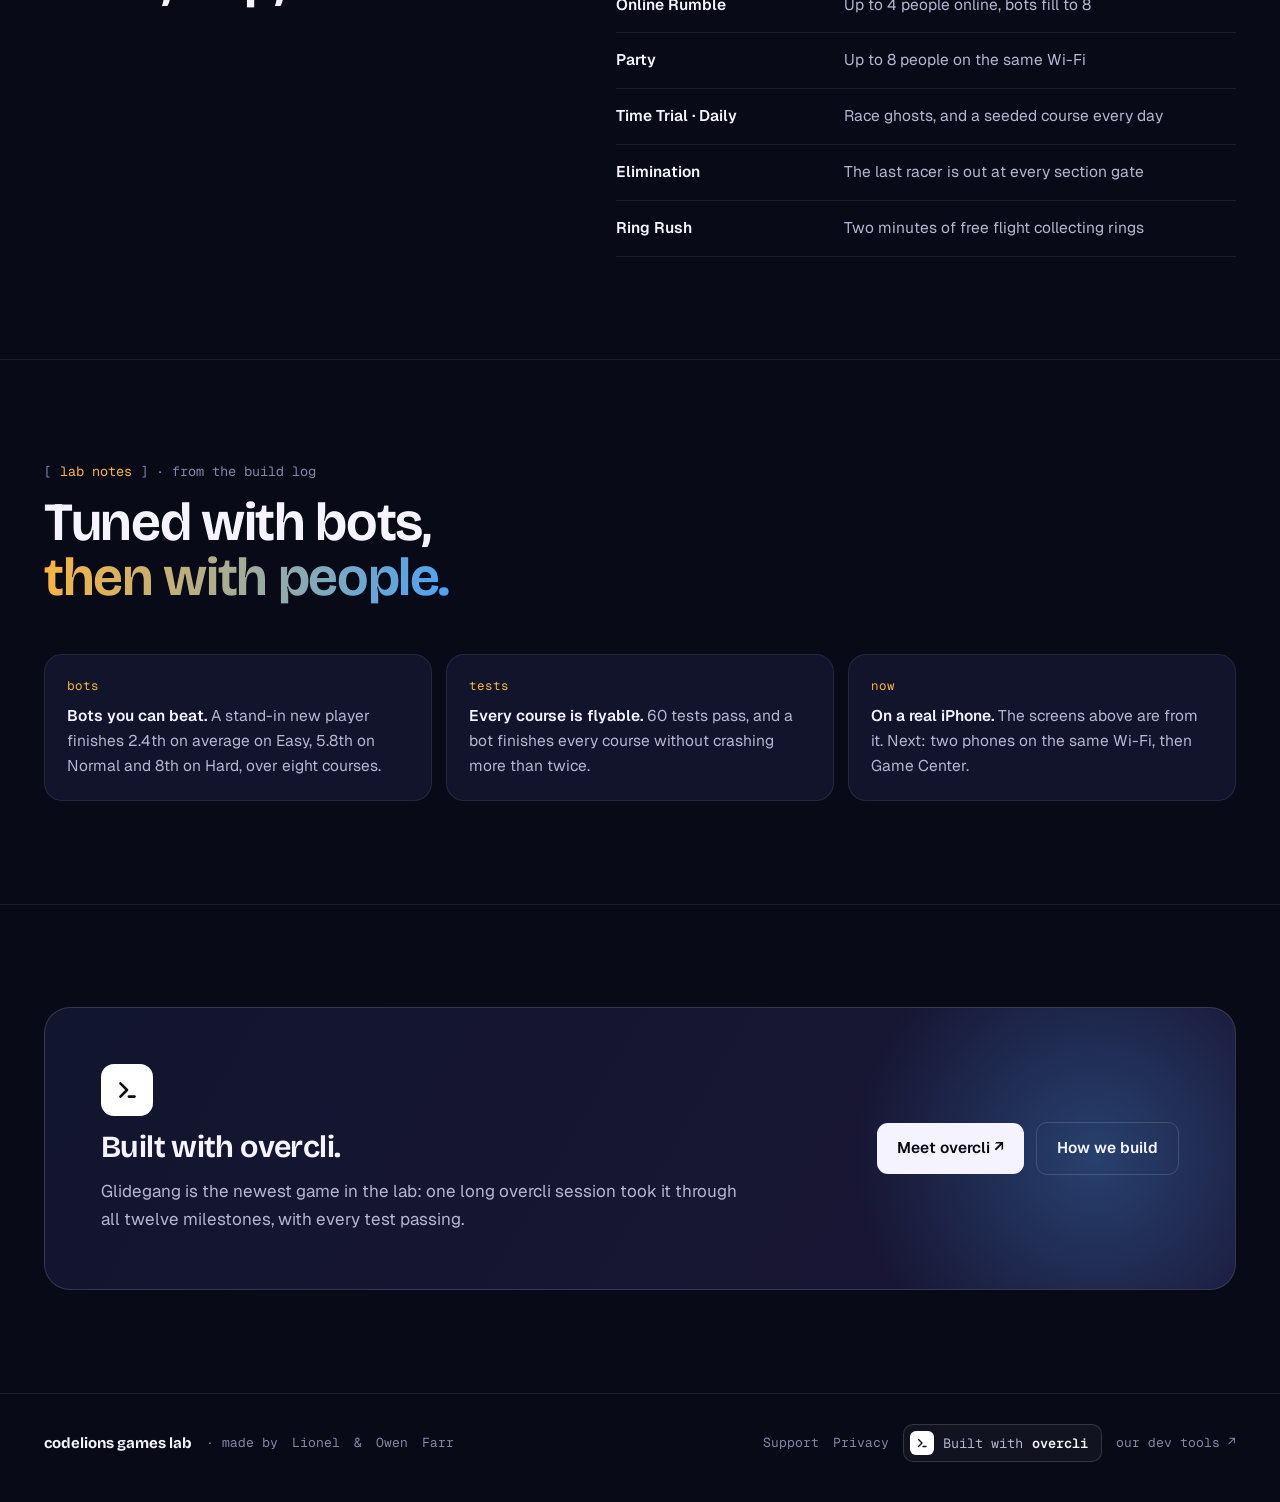
<file: glidegang/index.html>
<!doctype html>
<html lang="en">
<head>
  <meta charset="utf-8" />
  <meta name="viewport" content="width=device-width, initial-scale=1" />
  <title>Glidegang — eight gliders, one canyon</title>
  <meta name="description" content="A chaotic glider racing game for iPhone, for 8 racers: canyons, updrafts, slipstreams and gust cannons. Built with overcli." />
  <meta property="og:type" content="website" />
  <meta property="og:title" content="Glidegang — eight gliders, one canyon" />
  <meta property="og:description" content="A chaotic glider racing game for iPhone, for 8 racers: canyons, updrafts, slipstreams and gust cannons. Built with overcli." />
  <link rel="preconnect" href="https://fonts.googleapis.com" />
  <link rel="preconnect" href="https://fonts.gstatic.com" crossorigin />
  <link href="https://fonts.googleapis.com/css2?family=Bricolage+Grotesque:opsz,wght@12..96,500..800&family=Geist:wght@400;500;600;700&family=Geist+Mono:wght@400;500&display=swap" rel="stylesheet" />
  <link rel="stylesheet" href="../lab.css" />
</head>
<body class="glidegang">
  <header class="nav"><div class="wrap">
    <a class="brand" href="../" aria-label="codelions games lab"><span class="brand-mark"><span><svg width="16" height="16" viewBox="0 0 32 32" fill="none" stroke="#fff" stroke-width="3" stroke-linecap="round" stroke-linejoin="round" aria-hidden="true"><path d="M9 9 L16 16 L9 23"/><circle cx="22.5" cy="22" r="2.6" fill="#ffd25c" stroke="none"/></svg></span></span><b>codelions</b><i>games lab</i></a>
    <nav class="nav-links" aria-label="games"><a href="../">Lab</a><a href="../crater/"><i class="dot" style="background:#ff8a3d"></i>Crater</a><a href="../puttnik/"><i class="dot" style="background:#67e4f7"></i>Puttnik</a><a href="../glidegang/" aria-current="page"><i class="dot" style="background:#f8b53f"></i>Glidegang</a><a href="../huddy/"><i class="dot" style="background:#8f9dff"></i>Huddy</a><a href="../how-we-build/">How we build</a></nav>
    <span class="nav-right"><a class="built" href="https://overcodelions.com/overcli/" target="_blank" rel="noopener"><span class="mk"><svg width="16" height="16" viewBox="0 0 32 32" fill="none" stroke="#0d0f15" stroke-width="2.8" stroke-linecap="round" stroke-linejoin="round" aria-hidden="true"><path d="M9 9 L16 16 L9 23"/><path d="M18 23 H24"/></svg></span>Built with <b>overcli</b></a></span>
  </div></header>
  <main>
    <section class="hero"><div class="wrap">
      <div class="hero-copy"><p class="eyebrow">[ <b>glidegang</b> ] · glider racing</p><p class="status"><span class="live"><i></i>On TestFlight</span><span>all four games · the App Store next</span></p><h1>Eight gliders. <em>One canyon.</em></h1><p class="lede">Eight pilots launch off a cliff top and dive through canyons, sea stacks, waterfalls and volcano vents — riding updrafts, stealing slipstreams and bumping rivals into rock walls on the way to the landing pad.</p><div class="chips"><span class="chip"><i></i>iPhone · landscape</span><span class="chip"><i></i>8 racers</span><span class="chip"><i></i>up to 8 on the same Wi-Fi</span></div>
        <div class="btns"><a class="btn btn-ink" href="#how">How it plays ↓</a><a class="btn btn-line" href="../">All the games</a></div></div>
      <div><div class="phone"><span class="scene"><img class="cover still" src="../assets/glidegang-vents.jpg" alt="Glidegang on an iPhone: Volcano Vents, gliding over a lava river toward the next gate" /></span></div><p class="meta shot-note">on an iPhone · Volcano Vents, over a lava river</p></div>
    </div></section>
    <section class="sec" style="padding-block: 0 clamp(64px, 8vw, 112px); border: 0"><div class="wrap"><div class="strip"><div><b>8</b><p>racers in every race</p></div><div><b>6</b><p>places to race</p></div><div><b>10</b><p>items, weighted to the back</p></div><div><b>60–120 s</b><p>a race</p></div></div></div></section>
    <section class="sec" style="padding-top: 0; border: 0"><div class="wrap">
      <div class="shots"><figure><img src="../assets/glidegang-canyon.jpg" alt="Red Rock Canyon: diving between canyon walls with an item just picked up" /><figcaption>red rock canyon · 175 km/h, item in hand</figcaption></figure><figure><img src="../assets/glidegang-storm.jpg" alt="Storm Front: racing at night in the rain past wind turbines toward the first gate" /><figcaption>storm front · night, rain and wind turbines</figcaption></figure><figure><img src="../assets/glidegang-thermal.jpg" alt="Red Rock Canyon: a thermal of rising air, +4 metres a second, ahead in the canyon" /><figcaption>red rock canyon · rising air, +4 m/s</figcaption></figure><figure><img src="../assets/glidegang-menu.jpg" alt="The Glidegang menu: Play, Online Rumble, Party, Daily Course and Time Trial" /><figcaption>the menu · online rumble, party, daily course, time trial</figcaption></figure></div>
      <p class="meta" style="margin-top: 18px">Screenshots from an iPhone, from the current build.</p>
    </div></section>
    <section class="sec" id="how"><div class="wrap">
      <div class="head"><div><p class="eyebrow">[ <b>how it flies</b> ]</p><h2>Speed is height.</h2></div><p class="lede">Diving trades altitude for speed, climbing spends it. Updrafts are the only free height — so the race is about reading the air.</p></div>
      <div class="feats"><div class="feat"><span class="n">01</span><b>Always in the pack</b><p>Slipstreams, short courses and items that favour the back keep all eight racers close.</p></div><div class="feat"><span class="n">02</span><b>Rumble</b><p>Bumps, gusts and shields: contact is part of racing, and funny, never frustrating.</p></div><div class="feat"><span class="n">03</span><b>Flow</b><p>No hard stops. Scrape a wall and bounce off; crash and you’re back in 1.5 seconds.</p></div><div class="feat"><span class="n">04</span><b>Easy to fly</b><p>Tilt or one stick. The skill is in racing lines, dive timing and stringing thermals together.</p></div><div class="feat"><span class="n">05</span><b>Ten items</b><p>Bubble Shield, Rocket, Thermal Bomb, a Tether to the racer ahead — and a Storm Cloud for the leader.</p></div><div class="feat"><span class="n">06</span><b>Course Lab</b><p>Lay a route through a map, place gates and thermals, and share it once a bot can finish it.</p></div></div>
    </div></section>
    <section class="sec"><div class="wrap row">
      <div><p class="eyebrow">[ <b>six places to race</b> ]</p><h2>Read the air <em>in each.</em></h2><p class="body">Three courses in each, plus a new seeded course every day.</p></div>
      <div class="list"><div><b>Red Rock Canyon</b><span>Desert arches · strong thermals over sunny rock</span></div><div><b>Alpine Pass</b><span>Snowy ridges and cable cars · ridge lift, downdrafts</span></div><div><b>Tropic Isles</b><span>Sea stacks and waterfalls · water skimming</span></div><div><b>Volcano Vents</b><span>Lava rivers · huge vent thermals, ash clouds</span></div><div><b>Sky Isles</b><span>Floating islands · thermal chains, cloud banks</span></div><div><b>Storm Front</b><span>Cliffs at night · gusts, rain and lightning</span></div></div>
    </div></section>
    <section class="sec"><div class="wrap row">
      <div><p class="eyebrow">[ <b>modes</b> ]</p><h2>Race, Cup, <em>Rumble.</em></h2></div>
      <div class="list"><div><b>Race and Cup</b><span>A single course, or four with points and a podium</span></div><div><b>Online Rumble</b><span>Up to 4 people online, bots fill to 8</span></div><div><b>Party</b><span>Up to 8 people on the same Wi-Fi</span></div><div><b>Time Trial · Daily</b><span>Race ghosts, and a seeded course every day</span></div><div><b>Elimination</b><span>The last racer is out at every section gate</span></div><div><b>Ring Rush</b><span>Two minutes of free flight collecting rings</span></div></div>
    </div></section>
    <section class="sec"><div class="wrap">
      <div class="head"><div><p class="eyebrow">[ <b>lab notes</b> ] · from the build log</p><h2>Tuned with bots, <em>then with people.</em></h2></div></div>
      <div class="notes"><div class="note"><span class="meta">bots</span><p><b>Bots you can beat.</b> A stand-in new player finishes 2.4th on average on Easy, 5.8th on Normal and 8th on Hard, over eight courses.</p></div>
      <div class="note"><span class="meta">tests</span><p><b>Every course is flyable.</b> 60 tests pass, and a bot finishes every course without crashing more than twice.</p></div>
      <div class="note"><span class="meta">now</span><p><b>On a real iPhone.</b> The screens above are from it. Next: two phones on the same Wi-Fi, then Game Center.</p></div></div>
    </div></section>
    <section class="sec"><div class="wrap">
      <div class="band"><div class="t"><span class="bmark"><svg width="30" height="30" viewBox="0 0 32 32" fill="none" stroke="#0d0f15" stroke-width="2.8" stroke-linecap="round" stroke-linejoin="round" aria-hidden="true"><path d="M9 9 L16 16 L9 23"/><path d="M18 23 H24"/></svg></span><h3>Built with overcli.</h3><p class="body" style="max-width: 640px">Glidegang is the newest game in the lab: one long overcli session took it through all twelve milestones, with every test passing.</p></div>
      <div class="btns"><a class="btn btn-ink" href="https://overcodelions.com/overcli/" target="_blank" rel="noopener">Meet overcli ↗</a><a class="btn btn-line" href="../how-we-build/">How we build</a></div></div>
    </div></section>

  </main>
  <footer class="foot"><div class="wrap">
    <span><b style="font-family: 'Bricolage Grotesque'; font-size: 15px; color: var(--ink)">codelions games lab</b> · made by <a href="https://github.com/lionelfarr" target="_blank" rel="noopener">Lionel</a> &amp; <a href="https://github.com/owenlfarr" target="_blank" rel="noopener">Owen</a> Farr</span>
    <span><a href="../support/">Support</a><a href="../privacy/">Privacy</a><a class="built" href="https://overcodelions.com/overcli/" target="_blank" rel="noopener"><span class="mk"><svg width="16" height="16" viewBox="0 0 32 32" fill="none" stroke="#0d0f15" stroke-width="2.8" stroke-linecap="round" stroke-linejoin="round" aria-hidden="true"><path d="M9 9 L16 16 L9 23"/><path d="M18 23 H24"/></svg></span>Built with <b>overcli</b></a><a href="https://overcodelions.com/" target="_blank" rel="noopener">our dev tools ↗</a></span>
  </div></footer>
</body>
</html>
</file>
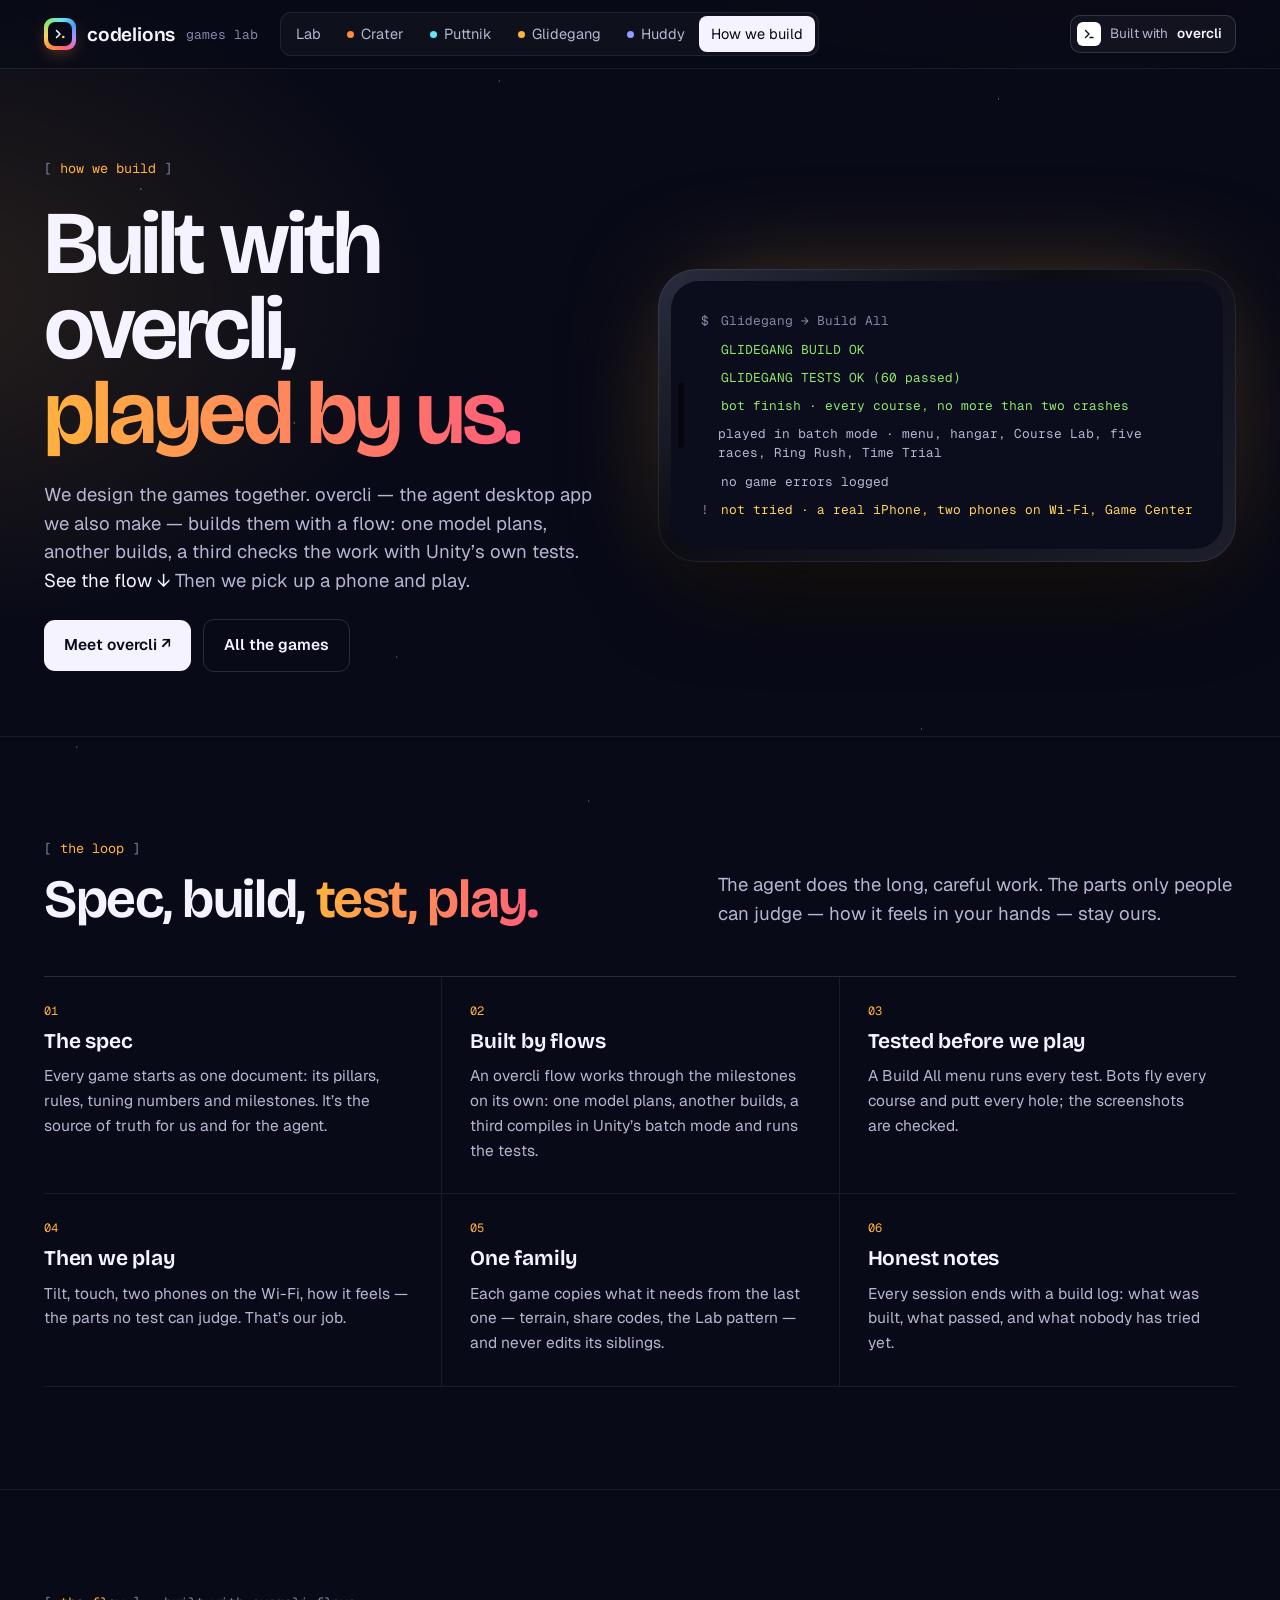
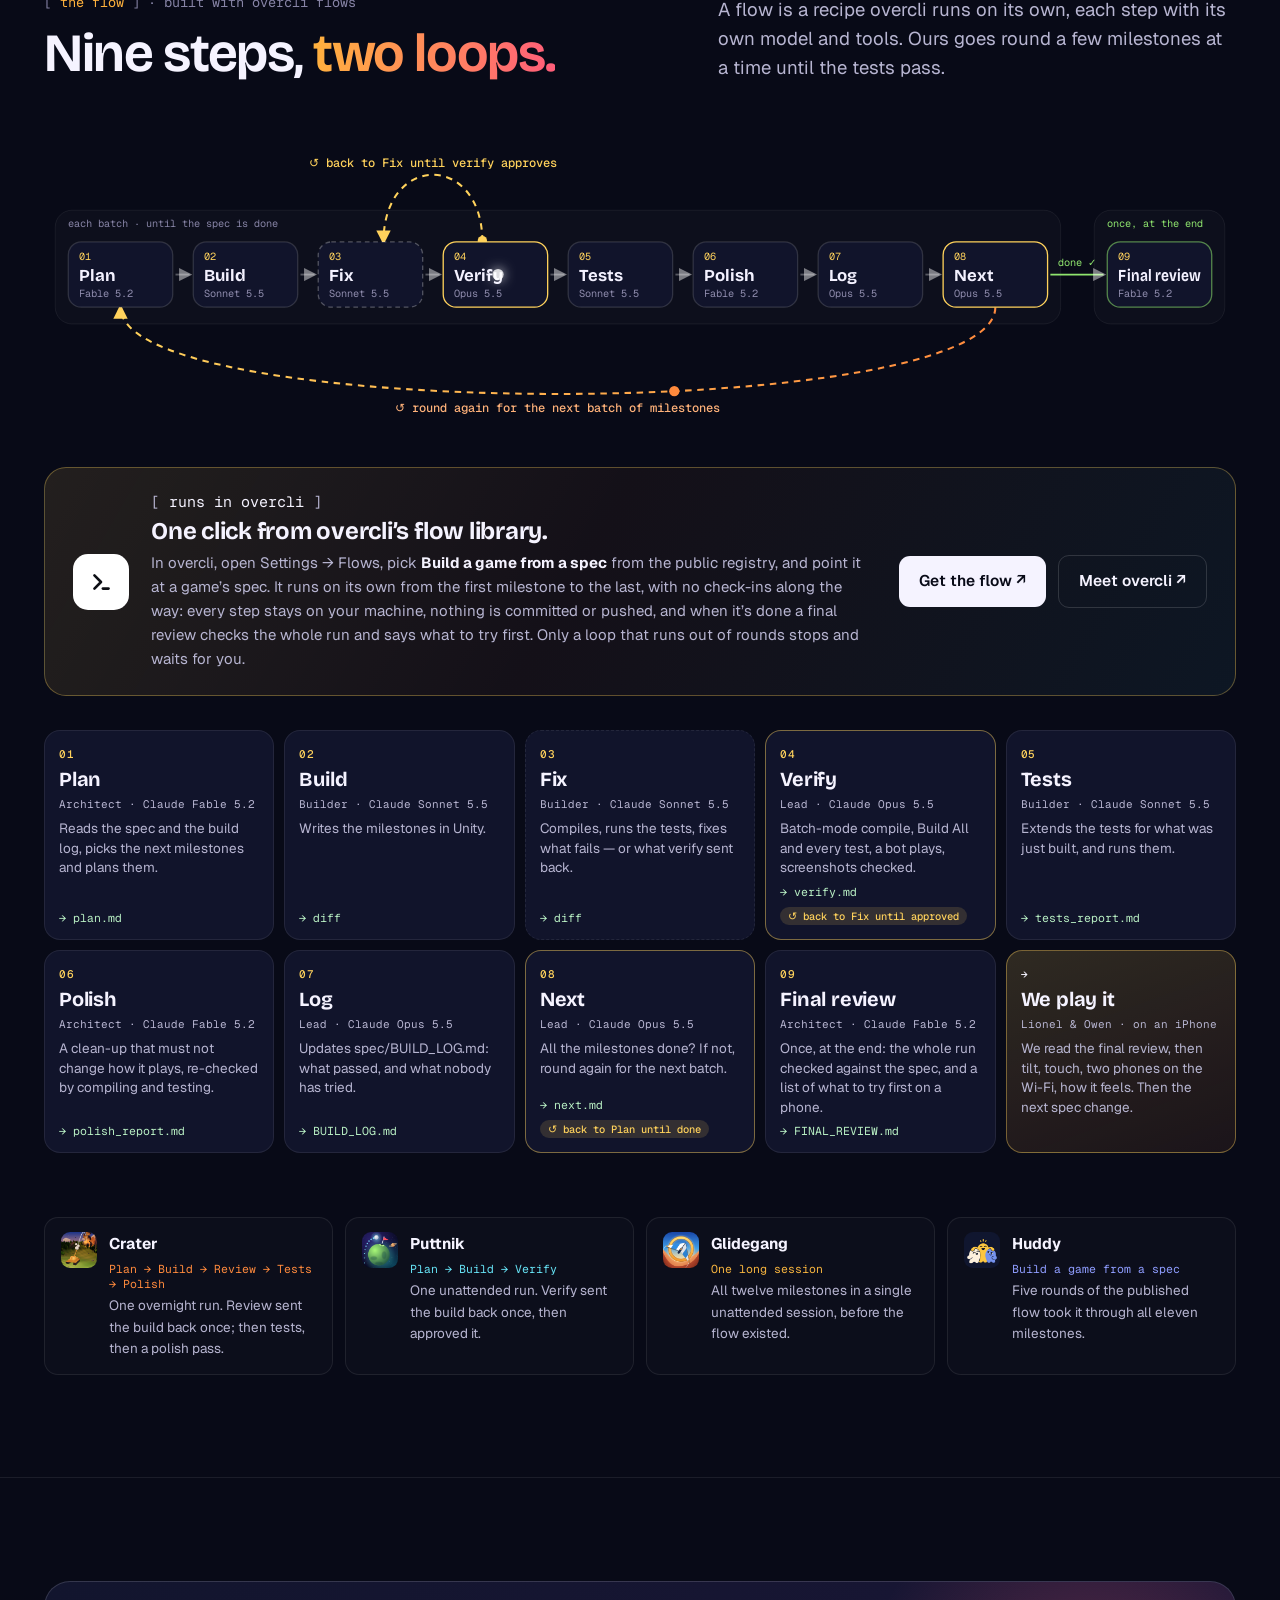
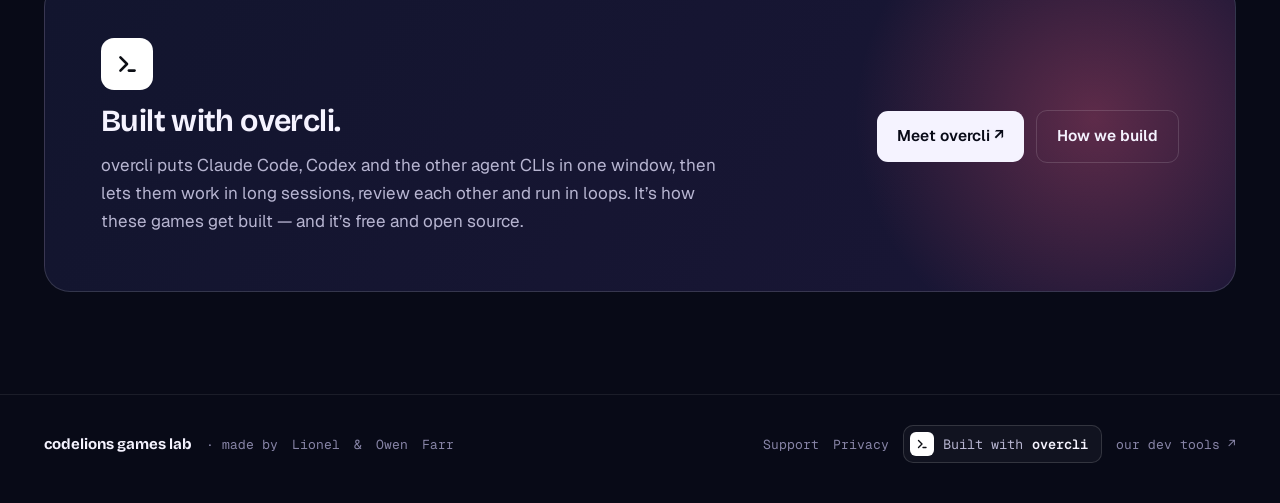
<file: how-we-build/index.html>
<!doctype html>
<html lang="en">
<head>
  <meta charset="utf-8" />
  <meta name="viewport" content="width=device-width, initial-scale=1" />
  <title>How we build — Codelions Games Lab</title>
  <meta name="description" content="How we build iPhone games with a spec, Unity’s tests and an overcli flow." />
  <meta property="og:type" content="website" />
  <meta property="og:title" content="How we build — Codelions Games Lab" />
  <meta property="og:description" content="How we build iPhone games with a spec, Unity’s tests and an overcli flow." />
  <link rel="preconnect" href="https://fonts.googleapis.com" />
  <link rel="preconnect" href="https://fonts.gstatic.com" crossorigin />
  <link href="https://fonts.googleapis.com/css2?family=Bricolage+Grotesque:opsz,wght@12..96,500..800&family=Geist:wght@400;500;600;700&family=Geist+Mono:wght@400;500&display=swap" rel="stylesheet" />
  <link rel="stylesheet" href="../lab.css" />
</head>
<body class="">
  <header class="nav"><div class="wrap">
    <a class="brand" href="../" aria-label="codelions games lab"><span class="brand-mark"><span><svg width="16" height="16" viewBox="0 0 32 32" fill="none" stroke="#fff" stroke-width="3" stroke-linecap="round" stroke-linejoin="round" aria-hidden="true"><path d="M9 9 L16 16 L9 23"/><circle cx="22.5" cy="22" r="2.6" fill="#ffd25c" stroke="none"/></svg></span></span><b>codelions</b><i>games lab</i></a>
    <nav class="nav-links" aria-label="games"><a href="../">Lab</a><a href="../crater/"><i class="dot" style="background:#ff8a3d"></i>Crater</a><a href="../puttnik/"><i class="dot" style="background:#67e4f7"></i>Puttnik</a><a href="../glidegang/"><i class="dot" style="background:#f8b53f"></i>Glidegang</a><a href="../huddy/"><i class="dot" style="background:#8f9dff"></i>Huddy</a><a href="../how-we-build/" aria-current="page">How we build</a></nav>
    <span class="nav-right"><a class="built" href="https://overcodelions.com/overcli/" target="_blank" rel="noopener"><span class="mk"><svg width="16" height="16" viewBox="0 0 32 32" fill="none" stroke="#0d0f15" stroke-width="2.8" stroke-linecap="round" stroke-linejoin="round" aria-hidden="true"><path d="M9 9 L16 16 L9 23"/><path d="M18 23 H24"/></svg></span>Built with <b>overcli</b></a></span>
  </div></header>
  <main>
    <section class="hero"><div class="wrap">
      <div class="hero-copy"><p class="eyebrow">[ <b>how we build</b> ]</p><h1>Built with overcli, <em>played by us.</em></h1>
        <p class="lede">We design the games together. overcli — the agent desktop app we also make — builds them with a flow: one model plans, another builds, a third checks the work with Unity’s own tests. <a href="#flow" style="color: var(--ink)">See the flow ↓</a> Then we pick up a phone and play.</p>
        <div class="btns"><a class="btn btn-ink" href="https://overcodelions.com/overcli/" target="_blank" rel="noopener">Meet overcli ↗</a><a class="btn btn-line" href="../">All the games</a></div></div>
      <div class="phone" style="--g: #ffb23d"><span class="scene" style="aspect-ratio: auto; background: #0b0d1c; padding: clamp(18px, 2.4vw, 30px); display: flex; flex-direction: column; gap: 9px; font: 400 clamp(11px, 1vw, 13.5px)/1.5 'Geist Mono', monospace"><span style="display: flex; gap: 10px"><i style="font-style: normal; color: #8784a6; width: 10px">$</i><span style="color: #8784a6">Glidegang → Build All</span></span><span style="display: flex; gap: 10px"><i style="font-style: normal; color: #8784a6; width: 10px"></i><span style="color: #8fe56e">GLIDEGANG BUILD OK</span></span><span style="display: flex; gap: 10px"><i style="font-style: normal; color: #8784a6; width: 10px"></i><span style="color: #8fe56e">GLIDEGANG TESTS OK (60 passed)</span></span><span style="display: flex; gap: 10px"><i style="font-style: normal; color: #8784a6; width: 10px"></i><span style="color: #8fe56e">bot finish · every course, no more than two crashes</span></span><span style="display: flex; gap: 10px"><i style="font-style: normal; color: #8784a6; width: 10px"></i><span style="color: #b7b5d1">played in batch mode · menu, hangar, Course Lab, five races, Ring Rush, Time Trial</span></span><span style="display: flex; gap: 10px"><i style="font-style: normal; color: #8784a6; width: 10px"></i><span style="color: #b7b5d1">no game errors logged</span></span><span style="display: flex; gap: 10px"><i style="font-style: normal; color: #8784a6; width: 10px">!</i><span style="color: #ffd25c">not tried · a real iPhone, two phones on Wi-Fi, Game Center</span></span></span></div>
    </div></section>
    <section class="sec"><div class="wrap">
      <div class="head"><div><p class="eyebrow">[ <b>the loop</b> ]</p><h2>Spec, build, <em>test, play.</em></h2></div><p class="lede">The agent does the long, careful work. The parts only people can judge — how it feels in your hands — stay ours.</p></div>
      <div class="feats"><div class="feat"><span class="n">01</span><b>The spec</b><p>Every game starts as one document: its pillars, rules, tuning numbers and milestones. It’s the source of truth for us and for the agent.</p></div><div class="feat"><span class="n">02</span><b>Built by flows</b><p>An overcli flow works through the milestones on its own: one model plans, another builds, a third compiles in Unity’s batch mode and runs the tests.</p></div><div class="feat"><span class="n">03</span><b>Tested before we play</b><p>A Build All menu runs every test. Bots fly every course and putt every hole; the screenshots are checked.</p></div><div class="feat"><span class="n">04</span><b>Then we play</b><p>Tilt, touch, two phones on the Wi-Fi, how it feels — the parts no test can judge. That’s our job.</p></div><div class="feat"><span class="n">05</span><b>One family</b><p>Each game copies what it needs from the last one — terrain, share codes, the Lab pattern — and never edits its siblings.</p></div><div class="feat"><span class="n">06</span><b>Honest notes</b><p>Every session ends with a build log: what was built, what passed, and what nobody has tried yet.</p></div></div>
    </div></section>
    <section class="sec flowsec" id="flow"><div class="wrap">
      <div class="head"><div><p class="eyebrow">[ <b>the flow</b> ] · built with overcli flows</p><h2>Nine steps, <em>two loops.</em></h2></div><p class="lede">A flow is a recipe overcli runs on its own, each step with its own model and tools. Ours goes round a few milestones at a time until the tests pass.</p></div>
      <svg class="flowsvg" viewBox="0 0 1278 330" role="img" aria-label="The flow: plan, build, fix, verify, tests, polish, log and next repeat for each batch of milestones. Verify loops back to fix until it approves; next loops back to plan until every milestone is done. Then a final review checks the whole run, once, before we play it."><defs><marker id="ah" viewBox="0 0 10 10" refX="8" refY="5" markerWidth="7" markerHeight="7" orient="auto-start-reverse"><path d="M0 0 L10 5 L0 10 z" fill="rgba(255,255,255,.45)"/></marker><marker id="ay" viewBox="0 0 10 10" refX="8" refY="5" markerWidth="7" markerHeight="7" orient="auto-start-reverse"><path d="M0 0 L10 5 L0 10 z" fill="#ffd25c"/></marker><linearGradient id="og" x1="0" x2="1"><stop offset="0" stop-color="#ffd25c"/><stop offset="1" stop-color="#ff8a3d"/></linearGradient></defs><rect x="12" y="86" width="1078" height="122" rx="18" fill="rgba(255,255,255,.025)" stroke="rgba(255,255,255,.07)"/><text class="tiny" x="26" y="104" fill="#8784a6">each batch · until the spec is done</text><rect x="1126" y="86" width="140" height="122" rx="18" fill="rgba(255,255,255,.025)" stroke="rgba(255,255,255,.07)"/><text class="tiny" x="1140" y="104" fill="#8fe56e">once, at the end</text><path class="arc" d="M470 120 C470 24, 364 24, 364 120" fill="none" stroke="#ffd25c" stroke-width="2.2" marker-end="url(#ay)"/><path class="arc slow" d="M1020 190 C1020 314, 82 314, 82 190" fill="none" stroke="url(#og)" stroke-width="2.2" marker-end="url(#ay)"/><circle r="5" fill="#ffd25c"><animateMotion dur="2.6s" repeatCount="indefinite" path="M470 120 C470 24, 364 24, 364 120"/></circle><circle r="5.5" fill="#ff8a3d"><animateMotion dur="7s" repeatCount="indefinite" path="M1020 190 C1020 314, 82 314, 82 190"/></circle><text class="lbl" x="417" y="40" text-anchor="middle" fill="#ffd25c">↺ back to Fix until verify approves</text><text class="lbl" x="551" y="302" text-anchor="middle" fill="#ffb27a">↺ round again for the next batch of milestones</text><line x1="141" y1="155.0" x2="156" y2="155.0" stroke="rgba(255,255,255,.3)" stroke-width="2" marker-end="url(#ah)"/><line x1="275" y1="155.0" x2="290" y2="155.0" stroke="rgba(255,255,255,.3)" stroke-width="2" marker-end="url(#ah)"/><line x1="409" y1="155.0" x2="424" y2="155.0" stroke="rgba(255,255,255,.3)" stroke-width="2" marker-end="url(#ah)"/><line x1="543" y1="155.0" x2="558" y2="155.0" stroke="rgba(255,255,255,.3)" stroke-width="2" marker-end="url(#ah)"/><line x1="677" y1="155.0" x2="692" y2="155.0" stroke="rgba(255,255,255,.3)" stroke-width="2" marker-end="url(#ah)"/><line x1="811" y1="155.0" x2="826" y2="155.0" stroke="rgba(255,255,255,.3)" stroke-width="2" marker-end="url(#ah)"/><line x1="945" y1="155.0" x2="960" y2="155.0" stroke="rgba(255,255,255,.3)" stroke-width="2" marker-end="url(#ah)"/><line x1="1079" y1="155.0" x2="1136" y2="155.0" stroke="#8fe56e" stroke-width="2" marker-end="url(#ah)"/><text class="tiny" x="1108" y="146.0" text-anchor="middle" fill="#8fe56e">done ✓</text><rect class="node" style="--i:0;--c:#a9b3ff;--bg:#11142b" x="26" y="120" width="112" height="70" rx="14" fill="#11142b" stroke="rgba(255,255,255,.14)" stroke-width="1.4"/><text class="num" x="38" y="139" fill="#ffd25c">01</text><text class="nm" x="38" y="162" fill="#f3f1ff">Plan</text><text class="mdl" x="38" y="179" fill="#8f8cad">Fable 5.2</text><rect class="node" style="--i:1;--c:#a9b3ff;--bg:#11142b" x="160" y="120" width="112" height="70" rx="14" fill="#11142b" stroke="rgba(255,255,255,.14)" stroke-width="1.4"/><text class="num" x="172" y="139" fill="#ffd25c">02</text><text class="nm" x="172" y="162" fill="#f3f1ff">Build</text><text class="mdl" x="172" y="179" fill="#8f8cad">Sonnet 5.5</text><rect class="node" style="--i:2;--c:#a9b3ff;--bg:#11142b" x="294" y="120" width="112" height="70" rx="14" fill="#11142b" stroke="rgba(255,255,255,.28)" stroke-width="1.4" stroke-dasharray="5 4"/><text class="num" x="306" y="139" fill="#ffd25c">03</text><text class="nm" x="306" y="162" fill="#f3f1ff">Fix</text><text class="mdl" x="306" y="179" fill="#8f8cad">Sonnet 5.5</text><rect class="node" style="--i:3;--c:#ffd25c;--bg:#11142b" x="428" y="120" width="112" height="70" rx="14" fill="#11142b" stroke="#ffd25c" stroke-width="1.4"/><text class="num" x="440" y="139" fill="#ffd25c">04</text><text class="nm" x="440" y="162" fill="#f3f1ff">Verify</text><text class="mdl" x="440" y="179" fill="#8f8cad">Opus 5.5</text><rect class="node" style="--i:4;--c:#a9b3ff;--bg:#11142b" x="562" y="120" width="112" height="70" rx="14" fill="#11142b" stroke="rgba(255,255,255,.14)" stroke-width="1.4"/><text class="num" x="574" y="139" fill="#ffd25c">05</text><text class="nm" x="574" y="162" fill="#f3f1ff">Tests</text><text class="mdl" x="574" y="179" fill="#8f8cad">Sonnet 5.5</text><rect class="node" style="--i:5;--c:#a9b3ff;--bg:#11142b" x="696" y="120" width="112" height="70" rx="14" fill="#11142b" stroke="rgba(255,255,255,.14)" stroke-width="1.4"/><text class="num" x="708" y="139" fill="#ffd25c">06</text><text class="nm" x="708" y="162" fill="#f3f1ff">Polish</text><text class="mdl" x="708" y="179" fill="#8f8cad">Fable 5.2</text><rect class="node" style="--i:6;--c:#a9b3ff;--bg:#11142b" x="830" y="120" width="112" height="70" rx="14" fill="#11142b" stroke="rgba(255,255,255,.14)" stroke-width="1.4"/><text class="num" x="842" y="139" fill="#ffd25c">07</text><text class="nm" x="842" y="162" fill="#f3f1ff">Log</text><text class="mdl" x="842" y="179" fill="#8f8cad">Opus 5.5</text><rect class="node" style="--i:7;--c:#ffd25c;--bg:#11142b" x="964" y="120" width="112" height="70" rx="14" fill="#11142b" stroke="#ffd25c" stroke-width="1.4"/><text class="num" x="976" y="139" fill="#ffd25c">08</text><text class="nm" x="976" y="162" fill="#f3f1ff">Next</text><text class="mdl" x="976" y="179" fill="#8f8cad">Opus 5.5</text><rect class="node" style="--i:8;--c:#8fe56e;--bg:#11142b" x="1140" y="120" width="112" height="70" rx="14" fill="#11142b" stroke="rgba(143,229,110,.55)" stroke-width="1.4"/><text class="num" x="1152" y="139" fill="#ffd25c">09</text><text class="nm" x="1152" y="162" fill="#f3f1ff" textLength="88" lengthAdjust="spacingAndGlyphs">Final review</text><text class="mdl" x="1152" y="179" fill="#8f8cad">Fable 5.2</text><circle class="token" r="6" fill="#fff"><animateMotion dur="8.1s" repeatCount="indefinite" calcMode="linear" keyTimes="0;0.889;1" keyPoints="0;1;1" path="M82 155.0 L1196 155.0"/></circle></svg>
      <div class="runsin"><span class="mk"><svg width="30" height="30" viewBox="0 0 32 32" fill="none" stroke="#0d0f15" stroke-width="2.8" stroke-linecap="round" stroke-linejoin="round" aria-hidden="true"><path d="M9 9 L16 16 L9 23"/><path d="M18 23 H24"/></svg></span>
        <div><p class="eyebrow" style="margin: 0 0 6px">[ <b>runs in overcli</b> ]</p><h3>One click from overcli’s flow library.</h3><p>In overcli, open Settings → Flows, pick <b>Build a game from a spec</b> from the public registry, and point it at a game’s spec. It runs on its own from the first milestone to the last, with no check-ins along the way: every step stays on your machine, nothing is committed or pushed, and when it’s done a final review checks the whole run and says what to try first. Only a loop that runs out of rounds stops and waits for you.</p></div>
        <div class="btns"><a class="btn btn-ink" href="https://github.com/overcodelions/overcli-flow-registry/blob/main/flows/game-from-spec.yaml" target="_blank" rel="noopener">Get the flow ↗</a><a class="btn btn-line" href="https://overcodelions.com/overcli/" target="_blank" rel="noopener">Meet overcli ↗</a></div></div>
      <ol class="flowmap"><li class="fstep "><span class="fn">01</span><b>Plan</b><span class="who">Architect · Claude Fable 5.2</span><p>Reads the spec and the build log, picks the next milestones and plans them.</p><code>→ plan.md</code></li><li class="fstep "><span class="fn">02</span><b>Build</b><span class="who">Builder · Claude Sonnet 5.5</span><p>Writes the milestones in Unity.</p><code>→ diff</code></li><li class="fstep fix"><span class="fn">03</span><b>Fix</b><span class="who">Builder · Claude Sonnet 5.5</span><p>Compiles, runs the tests, fixes what fails — or what verify sent back.</p><code>→ diff</code></li><li class="fstep gate"><span class="fn">04</span><b>Verify</b><span class="who">Lead · Claude Opus 5.5</span><p>Batch-mode compile, Build All and every test, a bot plays, screenshots checked.</p><code>→ verify.md</code><span class="fgate">↺ back to Fix until approved</span></li><li class="fstep "><span class="fn">05</span><b>Tests</b><span class="who">Builder · Claude Sonnet 5.5</span><p>Extends the tests for what was just built, and runs them.</p><code>→ tests_report.md</code></li><li class="fstep "><span class="fn">06</span><b>Polish</b><span class="who">Architect · Claude Fable 5.2</span><p>A clean-up that must not change how it plays, re-checked by compiling and testing.</p><code>→ polish_report.md</code></li><li class="fstep "><span class="fn">07</span><b>Log</b><span class="who">Lead · Claude Opus 5.5</span><p>Updates spec/BUILD_LOG.md: what passed, and what nobody has tried.</p><code>→ BUILD_LOG.md</code></li><li class="fstep outer"><span class="fn">08</span><b>Next</b><span class="who">Lead · Claude Opus 5.5</span><p>All the milestones done? If not, round again for the next batch.</p><code>→ next.md</code><span class="fgate">↺ back to Plan until done</span></li><li class="fstep "><span class="fn">09</span><b>Final review</b><span class="who">Architect · Claude Fable 5.2</span><p>Once, at the end: the whole run checked against the spec, and a list of what to try first on a phone.</p><code>→ FINAL_REVIEW.md</code></li><li class="fstep you"><span class="fn">→</span><b>We play it</b><span class="who">Lionel &amp; Owen · on an iPhone</span><p>We read the final review, then tilt, touch, two phones on the Wi-Fi, how it feels. Then the next spec change.</p></li></ol>
      <ul class="runs"><li class="crater"><img src="../assets/crater-icon.png" alt="" /><span><b>Crater</b><code>Plan → Build → Review → Tests → Polish</code><span>One overnight run. Review sent the build back once; then tests, then a polish pass.</span></span></li><li class="puttnik"><img src="../assets/puttnik-icon.png" alt="" /><span><b>Puttnik</b><code>Plan → Build → Verify</code><span>One unattended run. Verify sent the build back once, then approved it.</span></span></li><li class="glidegang"><img src="../assets/glidegang-icon.png" alt="" /><span><b>Glidegang</b><code>One long session</code><span>All twelve milestones in a single unattended session, before the flow existed.</span></span></li><li class="huddy"><img src="../assets/huddy-icon.png" alt="" /><span><b>Huddy</b><code>Build a game from a spec</code><span>Five rounds of the published flow took it through all eleven milestones.</span></span></li></ul>
    </div></section>
    <section class="sec"><div class="wrap">
      <div class="band"><div class="t"><span class="bmark"><svg width="30" height="30" viewBox="0 0 32 32" fill="none" stroke="#0d0f15" stroke-width="2.8" stroke-linecap="round" stroke-linejoin="round" aria-hidden="true"><path d="M9 9 L16 16 L9 23"/><path d="M18 23 H24"/></svg></span><h3>Built with overcli.</h3><p class="body" style="max-width: 640px">overcli puts Claude Code, Codex and the other agent CLIs in one window, then lets them work in long sessions, review each other and run in loops. It’s how these games get built — and it’s free and open source.</p></div>
      <div class="btns"><a class="btn btn-ink" href="https://overcodelions.com/overcli/" target="_blank" rel="noopener">Meet overcli ↗</a><a class="btn btn-line" href="../how-we-build/">How we build</a></div></div>
    </div></section>

  </main>
  <footer class="foot"><div class="wrap">
    <span><b style="font-family: 'Bricolage Grotesque'; font-size: 15px; color: var(--ink)">codelions games lab</b> · made by <a href="https://github.com/lionelfarr" target="_blank" rel="noopener">Lionel</a> &amp; <a href="https://github.com/owenlfarr" target="_blank" rel="noopener">Owen</a> Farr</span>
    <span><a href="../support/">Support</a><a href="../privacy/">Privacy</a><a class="built" href="https://overcodelions.com/overcli/" target="_blank" rel="noopener"><span class="mk"><svg width="16" height="16" viewBox="0 0 32 32" fill="none" stroke="#0d0f15" stroke-width="2.8" stroke-linecap="round" stroke-linejoin="round" aria-hidden="true"><path d="M9 9 L16 16 L9 23"/><path d="M18 23 H24"/></svg></span>Built with <b>overcli</b></a><a href="https://overcodelions.com/" target="_blank" rel="noopener">our dev tools ↗</a></span>
  </div></footer>
</body>
</html>
</file>
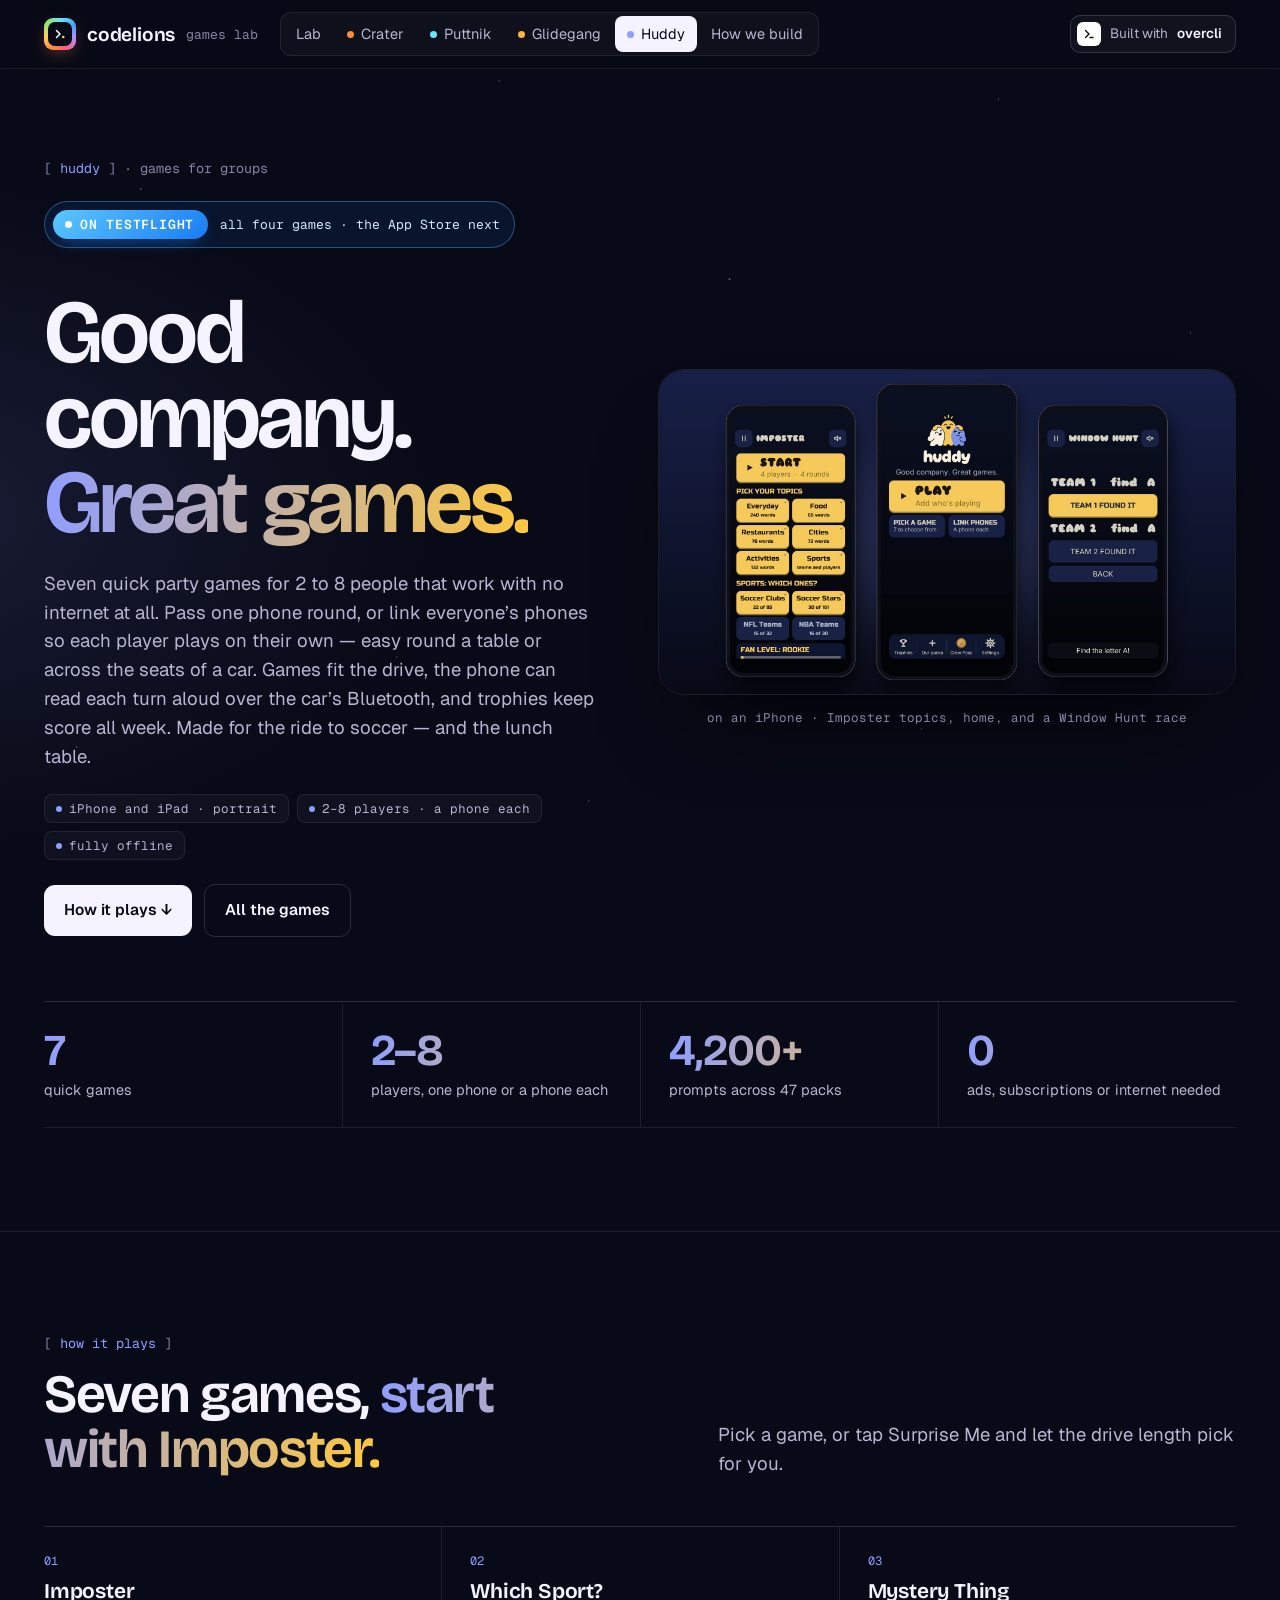
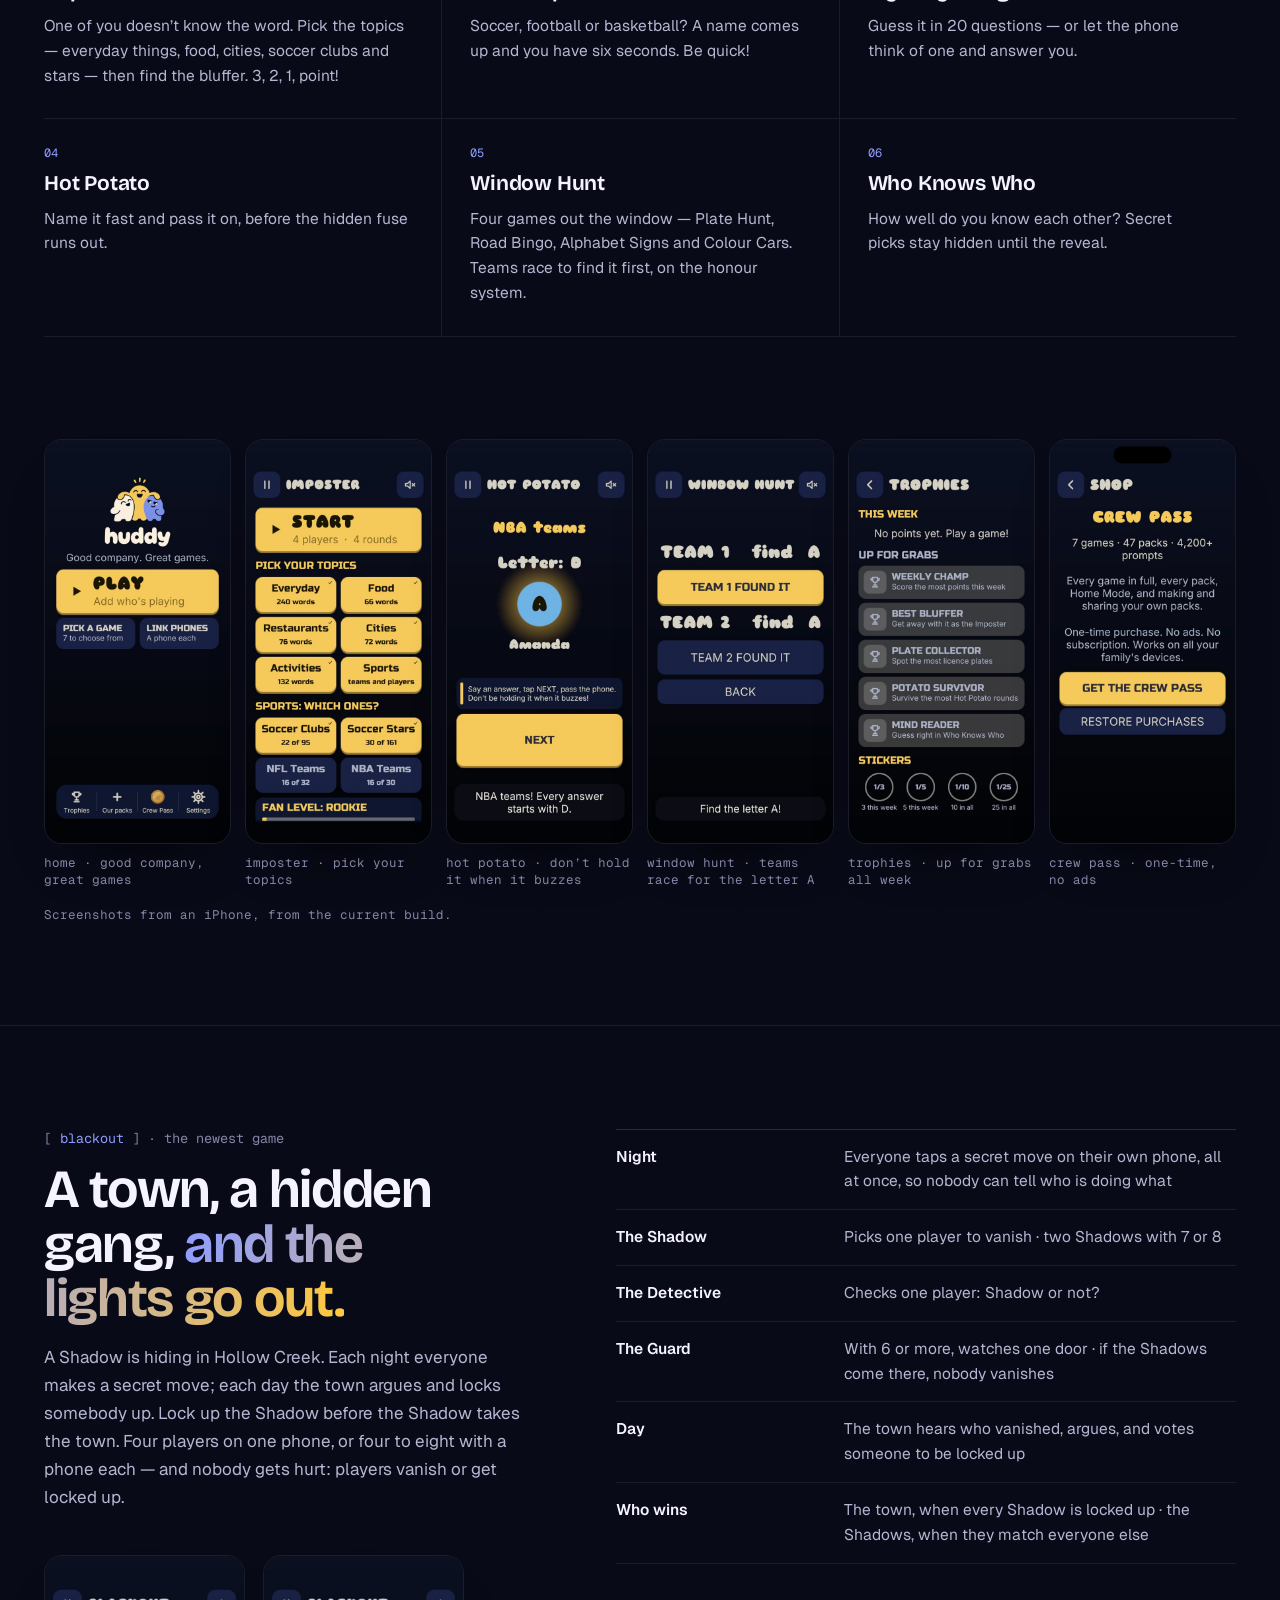
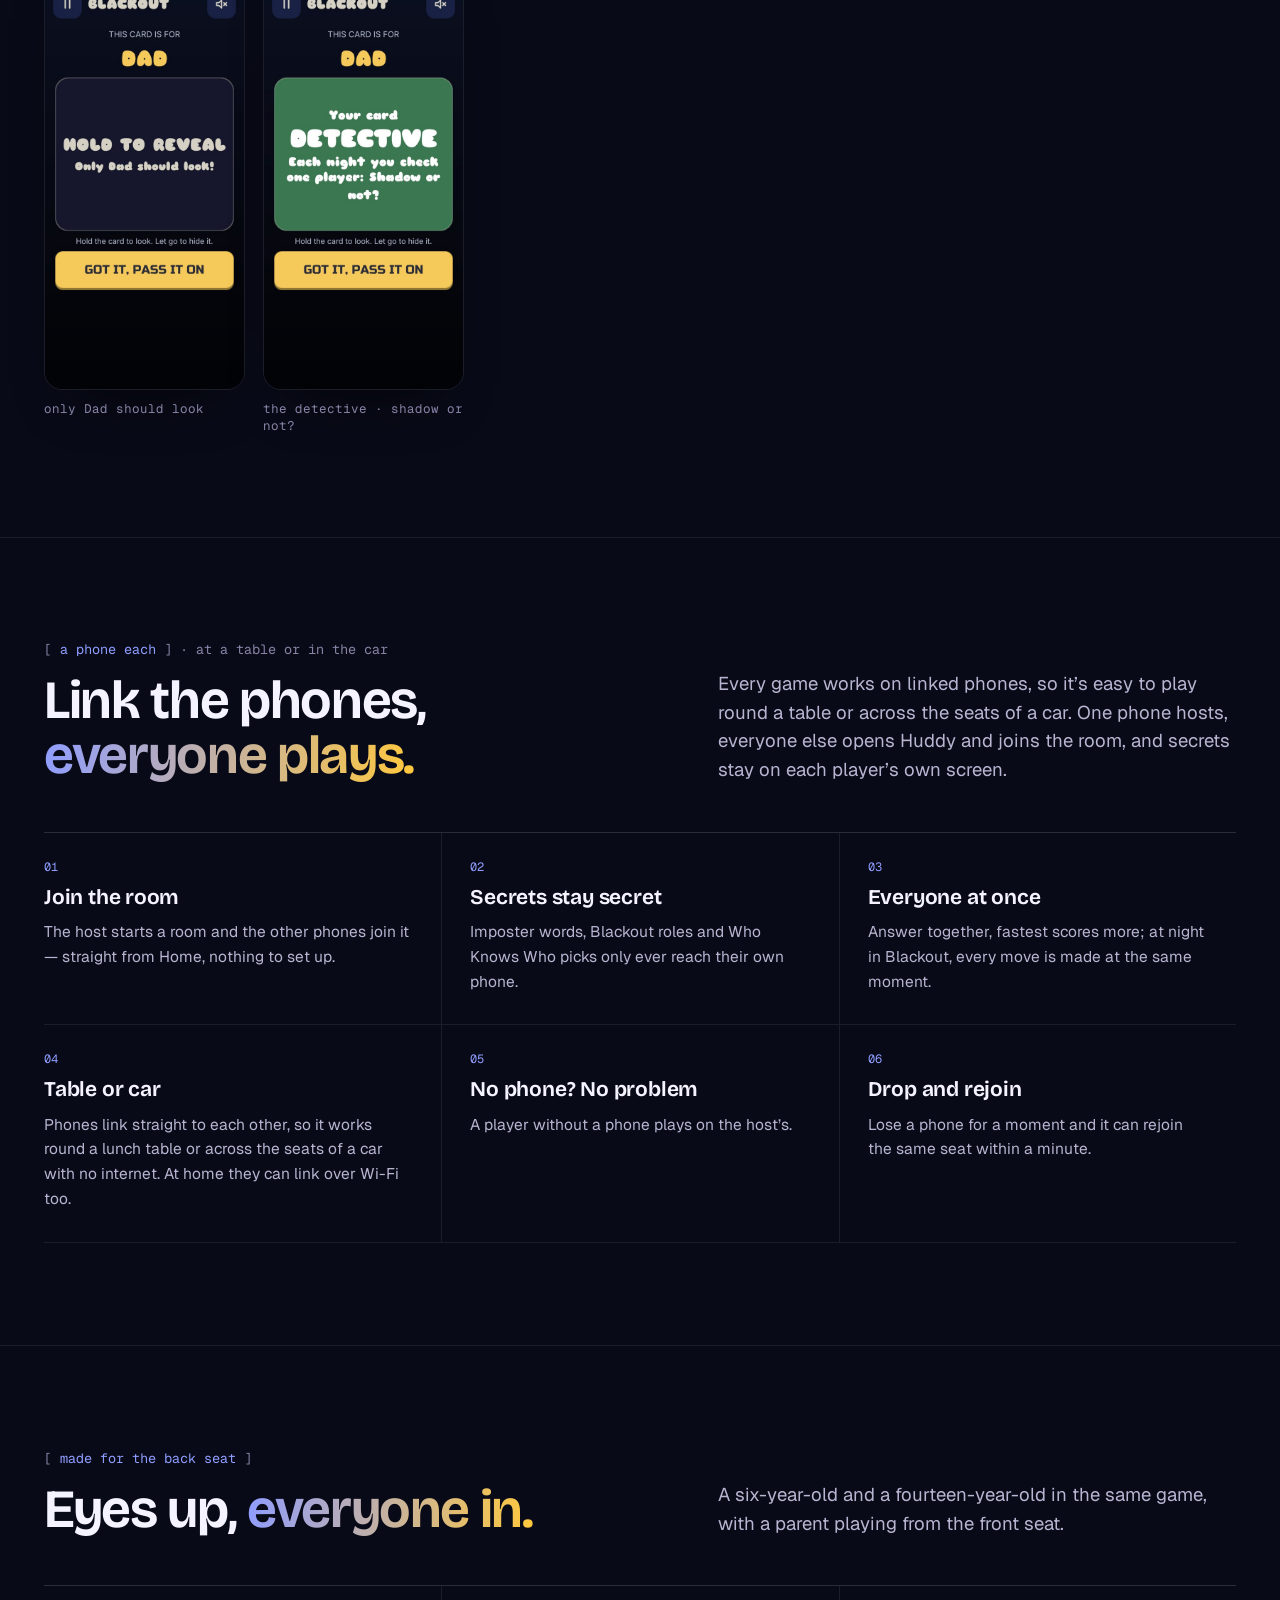
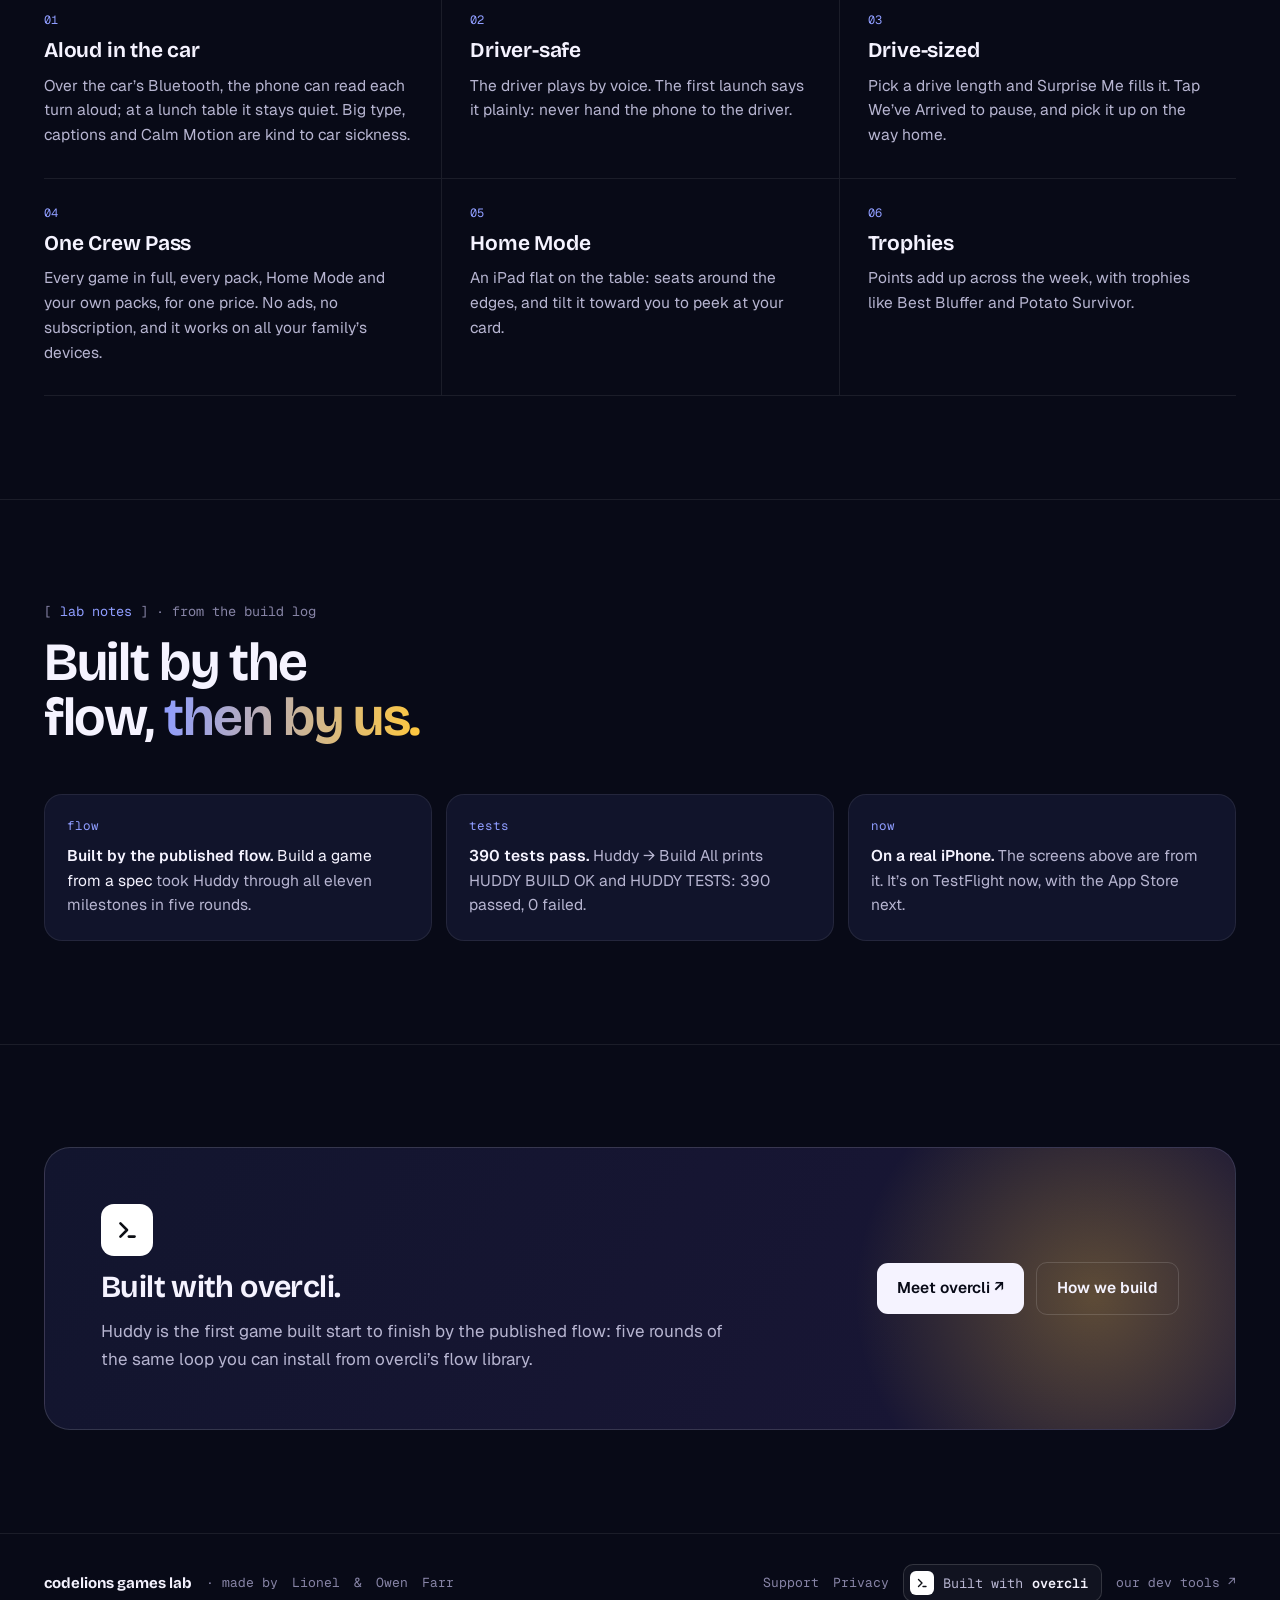
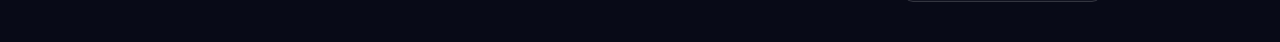
<file: huddy/index.html>
<!doctype html>
<html lang="en">
<head>
  <meta charset="utf-8" />
  <meta name="viewport" content="width=device-width, initial-scale=1" />
  <title>Huddy — games for groups</title>
  <meta name="description" content="Huddy: seven quick party games for 2 to 8 people, on one phone or a phone each, fully offline and made for the car. Built with overcli." />
  <meta property="og:type" content="website" />
  <meta property="og:title" content="Huddy — games for groups" />
  <meta property="og:description" content="Huddy: seven quick party games for 2 to 8 people, on one phone or a phone each, fully offline and made for the car. Built with overcli." />
  <link rel="preconnect" href="https://fonts.googleapis.com" />
  <link rel="preconnect" href="https://fonts.gstatic.com" crossorigin />
  <link href="https://fonts.googleapis.com/css2?family=Bricolage+Grotesque:opsz,wght@12..96,500..800&family=Geist:wght@400;500;600;700&family=Geist+Mono:wght@400;500&display=swap" rel="stylesheet" />
  <link rel="stylesheet" href="../lab.css" />
</head>
<body class="huddy">
  <header class="nav"><div class="wrap">
    <a class="brand" href="../" aria-label="codelions games lab"><span class="brand-mark"><span><svg width="16" height="16" viewBox="0 0 32 32" fill="none" stroke="#fff" stroke-width="3" stroke-linecap="round" stroke-linejoin="round" aria-hidden="true"><path d="M9 9 L16 16 L9 23"/><circle cx="22.5" cy="22" r="2.6" fill="#ffd25c" stroke="none"/></svg></span></span><b>codelions</b><i>games lab</i></a>
    <nav class="nav-links" aria-label="games"><a href="../">Lab</a><a href="../crater/"><i class="dot" style="background:#ff8a3d"></i>Crater</a><a href="../puttnik/"><i class="dot" style="background:#67e4f7"></i>Puttnik</a><a href="../glidegang/"><i class="dot" style="background:#f8b53f"></i>Glidegang</a><a href="../huddy/" aria-current="page"><i class="dot" style="background:#8f9dff"></i>Huddy</a><a href="../how-we-build/">How we build</a></nav>
    <span class="nav-right"><a class="built" href="https://overcodelions.com/overcli/" target="_blank" rel="noopener"><span class="mk"><svg width="16" height="16" viewBox="0 0 32 32" fill="none" stroke="#0d0f15" stroke-width="2.8" stroke-linecap="round" stroke-linejoin="round" aria-hidden="true"><path d="M9 9 L16 16 L9 23"/><path d="M18 23 H24"/></svg></span>Built with <b>overcli</b></a></span>
  </div></header>
  <main>
    <section class="hero"><div class="wrap">
      <div class="hero-copy"><p class="eyebrow">[ <b>huddy</b> ] · games for groups</p><p class="status"><span class="live"><i></i>On TestFlight</span><span>all four games · the App Store next</span></p><h1>Good company. <em>Great games.</em></h1><p class="lede">Seven quick party games for 2 to 8 people that work with no internet at all. Pass one phone round, or link everyone’s phones so each player plays on their own — easy round a table or across the seats of a car. Games fit the drive, the phone can read each turn aloud over the car’s Bluetooth, and trophies keep score all week. Made for the ride to soccer — and the lunch table.</p><div class="chips"><span class="chip"><i></i>iPhone and iPad · portrait</span><span class="chip"><i></i>2–8 players · a phone each</span><span class="chip"><i></i>fully offline</span></div>
        <div class="btns"><a class="btn btn-ink" href="#how">How it plays ↓</a><a class="btn btn-line" href="../">All the games</a></div></div>
      <div><div class="trio"><img src="../assets/huddy-trio.jpg" alt="Huddy on an iPhone: picking Imposter topics, the home screen and a Window Hunt race" /></div><p class="meta shot-note">on an iPhone · Imposter topics, home, and a Window Hunt race</p></div>
    </div></section>
    <section class="sec" style="padding-block: 0 clamp(64px, 8vw, 112px); border: 0"><div class="wrap"><div class="strip"><div><b>7</b><p>quick games</p></div><div><b>2–8</b><p>players, one phone or a phone each</p></div><div><b>4,200+</b><p>prompts across 47 packs</p></div><div><b>0</b><p>ads, subscriptions or internet needed</p></div></div></div></section>
    <section class="sec" id="how"><div class="wrap">
      <div class="head"><div><p class="eyebrow">[ <b>how it plays</b> ]</p><h2>Seven games, <em>start with Imposter.</em></h2></div><p class="lede">Pick a game, or tap Surprise Me and let the drive length pick for you.</p></div>
      <div class="feats"><div class="feat"><span class="n">01</span><b>Imposter</b><p>One of you doesn’t know the word. Pick the topics — everyday things, food, cities, soccer clubs and stars — then find the bluffer. 3, 2, 1, point!</p></div><div class="feat"><span class="n">02</span><b>Which Sport?</b><p>Soccer, football or basketball? A name comes up and you have six seconds. Be quick!</p></div><div class="feat"><span class="n">03</span><b>Mystery Thing</b><p>Guess it in 20 questions — or let the phone think of one and answer you.</p></div><div class="feat"><span class="n">04</span><b>Hot Potato</b><p>Name it fast and pass it on, before the hidden fuse runs out.</p></div><div class="feat"><span class="n">05</span><b>Window Hunt</b><p>Four games out the window — Plate Hunt, Road Bingo, Alphabet Signs and Colour Cars. Teams race to find it first, on the honour system.</p></div><div class="feat"><span class="n">06</span><b>Who Knows Who</b><p>How well do you know each other? Secret picks stay hidden until the reveal.</p></div></div>
    </div></section>
    <section class="sec" style="padding-top: 0; border: 0"><div class="wrap">
      <div class="shots portrait six"><figure><img src="../assets/huddy-home.jpg" alt="The Huddy home screen: Good company. Great games. Play, Pick a game, Link phones" /><figcaption>home · good company, great games</figcaption></figure><figure><img src="../assets/huddy-topics.jpg" alt="Imposter: pick your topics, from everyday words to soccer clubs and stars" /><figcaption>imposter · pick your topics</figcaption></figure><figure><img src="../assets/huddy-potato.jpg" alt="Hot Potato: every answer starts with D, say one and pass the phone before it buzzes" /><figcaption>hot potato · don’t hold it when it buzzes</figcaption></figure><figure><img src="../assets/huddy-hunt.jpg" alt="Window Hunt: Team 1 and Team 2 race to find the letter A" /><figcaption>window hunt · teams race for the letter A</figcaption></figure><figure><img src="../assets/huddy-trophies.jpg" alt="Trophies: Weekly Champ, Best Bluffer, Plate Collector, Potato Survivor and Mind Reader, plus stickers" /><figcaption>trophies · up for grabs all week</figcaption></figure><figure><img src="../assets/huddy-pass.jpg" alt="The Crew Pass: 7 games, 47 packs, 4,200+ prompts. One-time purchase, no ads, no subscription" /><figcaption>crew pass · one-time, no ads</figcaption></figure></div>
      <p class="meta" style="margin-top: 18px">Screenshots from an iPhone, from the current build.</p>
    </div></section>
    <section class="sec"><div class="wrap row">
      <div><p class="eyebrow">[ <b>blackout</b> ] · the newest game</p><h2>A town, a hidden gang, <em>and the lights go out.</em></h2><p class="body">A Shadow is hiding in Hollow Creek. Each night everyone makes a secret move; each day the town argues and locks somebody up. Lock up the Shadow before the Shadow takes the town. Four players on one phone, or four to eight with a phone each — and nobody gets hurt: players vanish or get locked up.</p><div class="shots portrait pair"><figure><img src="../assets/huddy-blackout-hidden.jpg" alt="Blackout: this card is for Dad. Hold to reveal, only Dad should look" /><figcaption>only Dad should look</figcaption></figure><figure><img src="../assets/huddy-blackout-card.jpg" alt="Blackout: Dad’s card is the Detective, who checks one player each night" /><figcaption>the detective · shadow or not?</figcaption></figure></div></div>
      <div class="list"><div><b>Night</b><span>Everyone taps a secret move on their own phone, all at once, so nobody can tell who is doing what</span></div><div><b>The Shadow</b><span>Picks one player to vanish · two Shadows with 7 or 8</span></div><div><b>The Detective</b><span>Checks one player: Shadow or not?</span></div><div><b>The Guard</b><span>With 6 or more, watches one door · if the Shadows come there, nobody vanishes</span></div><div><b>Day</b><span>The town hears who vanished, argues, and votes someone to be locked up</span></div><div><b>Who wins</b><span>The town, when every Shadow is locked up · the Shadows, when they match everyone else</span></div></div>
    </div></section>
    <section class="sec"><div class="wrap">
      <div class="head"><div><p class="eyebrow">[ <b>a phone each</b> ] · at a table or in the car</p><h2>Link the phones, <em>everyone plays.</em></h2></div><p class="lede">Every game works on linked phones, so it’s easy to play round a table or across the seats of a car. One phone hosts, everyone else opens Huddy and joins the room, and secrets stay on each player’s own screen.</p></div>
      <div class="feats"><div class="feat"><span class="n">01</span><b>Join the room</b><p>The host starts a room and the other phones join it — straight from Home, nothing to set up.</p></div><div class="feat"><span class="n">02</span><b>Secrets stay secret</b><p>Imposter words, Blackout roles and Who Knows Who picks only ever reach their own phone.</p></div><div class="feat"><span class="n">03</span><b>Everyone at once</b><p>Answer together, fastest scores more; at night in Blackout, every move is made at the same moment.</p></div><div class="feat"><span class="n">04</span><b>Table or car</b><p>Phones link straight to each other, so it works round a lunch table or across the seats of a car with no internet. At home they can link over Wi-Fi too.</p></div><div class="feat"><span class="n">05</span><b>No phone? No problem</b><p>A player without a phone plays on the host’s.</p></div><div class="feat"><span class="n">06</span><b>Drop and rejoin</b><p>Lose a phone for a moment and it can rejoin the same seat within a minute.</p></div></div>
    </div></section>
    <section class="sec"><div class="wrap">
      <div class="head"><div><p class="eyebrow">[ <b>made for the back seat</b> ]</p><h2>Eyes up, <em>everyone in.</em></h2></div><p class="lede">A six-year-old and a fourteen-year-old in the same game, with a parent playing from the front seat.</p></div>
      <div class="feats"><div class="feat"><span class="n">01</span><b>Aloud in the car</b><p>Over the car’s Bluetooth, the phone can read each turn aloud; at a lunch table it stays quiet. Big type, captions and Calm Motion are kind to car sickness.</p></div><div class="feat"><span class="n">02</span><b>Driver-safe</b><p>The driver plays by voice. The first launch says it plainly: never hand the phone to the driver.</p></div><div class="feat"><span class="n">03</span><b>Drive-sized</b><p>Pick a drive length and Surprise Me fills it. Tap We’ve Arrived to pause, and pick it up on the way home.</p></div><div class="feat"><span class="n">04</span><b>One Crew Pass</b><p>Every game in full, every pack, Home Mode and your own packs, for one price. No ads, no subscription, and it works on all your family’s devices.</p></div><div class="feat"><span class="n">05</span><b>Home Mode</b><p>An iPad flat on the table: seats around the edges, and tilt it toward you to peek at your card.</p></div><div class="feat"><span class="n">06</span><b>Trophies</b><p>Points add up across the week, with trophies like Best Bluffer and Potato Survivor.</p></div></div>
    </div></section>
    <section class="sec"><div class="wrap">
      <div class="head"><div><p class="eyebrow">[ <b>lab notes</b> ] · from the build log</p><h2>Built by the flow, <em>then by us.</em></h2></div></div>
      <div class="notes"><div class="note"><span class="meta">flow</span><p><b>Built by the published flow.</b> <a href="../how-we-build/#flow" style="color: var(--ink)">Build a game from a spec</a> took Huddy through all eleven milestones in five rounds.</p></div>
      <div class="note"><span class="meta">tests</span><p><b>390 tests pass.</b> Huddy → Build All prints HUDDY BUILD OK and HUDDY TESTS: 390 passed, 0 failed.</p></div>
      <div class="note"><span class="meta">now</span><p><b>On a real iPhone.</b> The screens above are from it. It’s on TestFlight now, with the App Store next.</p></div></div>
    </div></section>
    <section class="sec"><div class="wrap">
      <div class="band"><div class="t"><span class="bmark"><svg width="30" height="30" viewBox="0 0 32 32" fill="none" stroke="#0d0f15" stroke-width="2.8" stroke-linecap="round" stroke-linejoin="round" aria-hidden="true"><path d="M9 9 L16 16 L9 23"/><path d="M18 23 H24"/></svg></span><h3>Built with overcli.</h3><p class="body" style="max-width: 640px">Huddy is the first game built start to finish by the published flow: five rounds of the same loop you can install from overcli’s flow library.</p></div>
      <div class="btns"><a class="btn btn-ink" href="https://overcodelions.com/overcli/" target="_blank" rel="noopener">Meet overcli ↗</a><a class="btn btn-line" href="../how-we-build/">How we build</a></div></div>
    </div></section>

  </main>
  <footer class="foot"><div class="wrap">
    <span><b style="font-family: 'Bricolage Grotesque'; font-size: 15px; color: var(--ink)">codelions games lab</b> · made by <a href="https://github.com/lionelfarr" target="_blank" rel="noopener">Lionel</a> &amp; <a href="https://github.com/owenlfarr" target="_blank" rel="noopener">Owen</a> Farr</span>
    <span><a href="../support/">Support</a><a href="../privacy/">Privacy</a><a class="built" href="https://overcodelions.com/overcli/" target="_blank" rel="noopener"><span class="mk"><svg width="16" height="16" viewBox="0 0 32 32" fill="none" stroke="#0d0f15" stroke-width="2.8" stroke-linecap="round" stroke-linejoin="round" aria-hidden="true"><path d="M9 9 L16 16 L9 23"/><path d="M18 23 H24"/></svg></span>Built with <b>overcli</b></a><a href="https://overcodelions.com/" target="_blank" rel="noopener">our dev tools ↗</a></span>
  </div></footer>
</body>
</html>
</file>
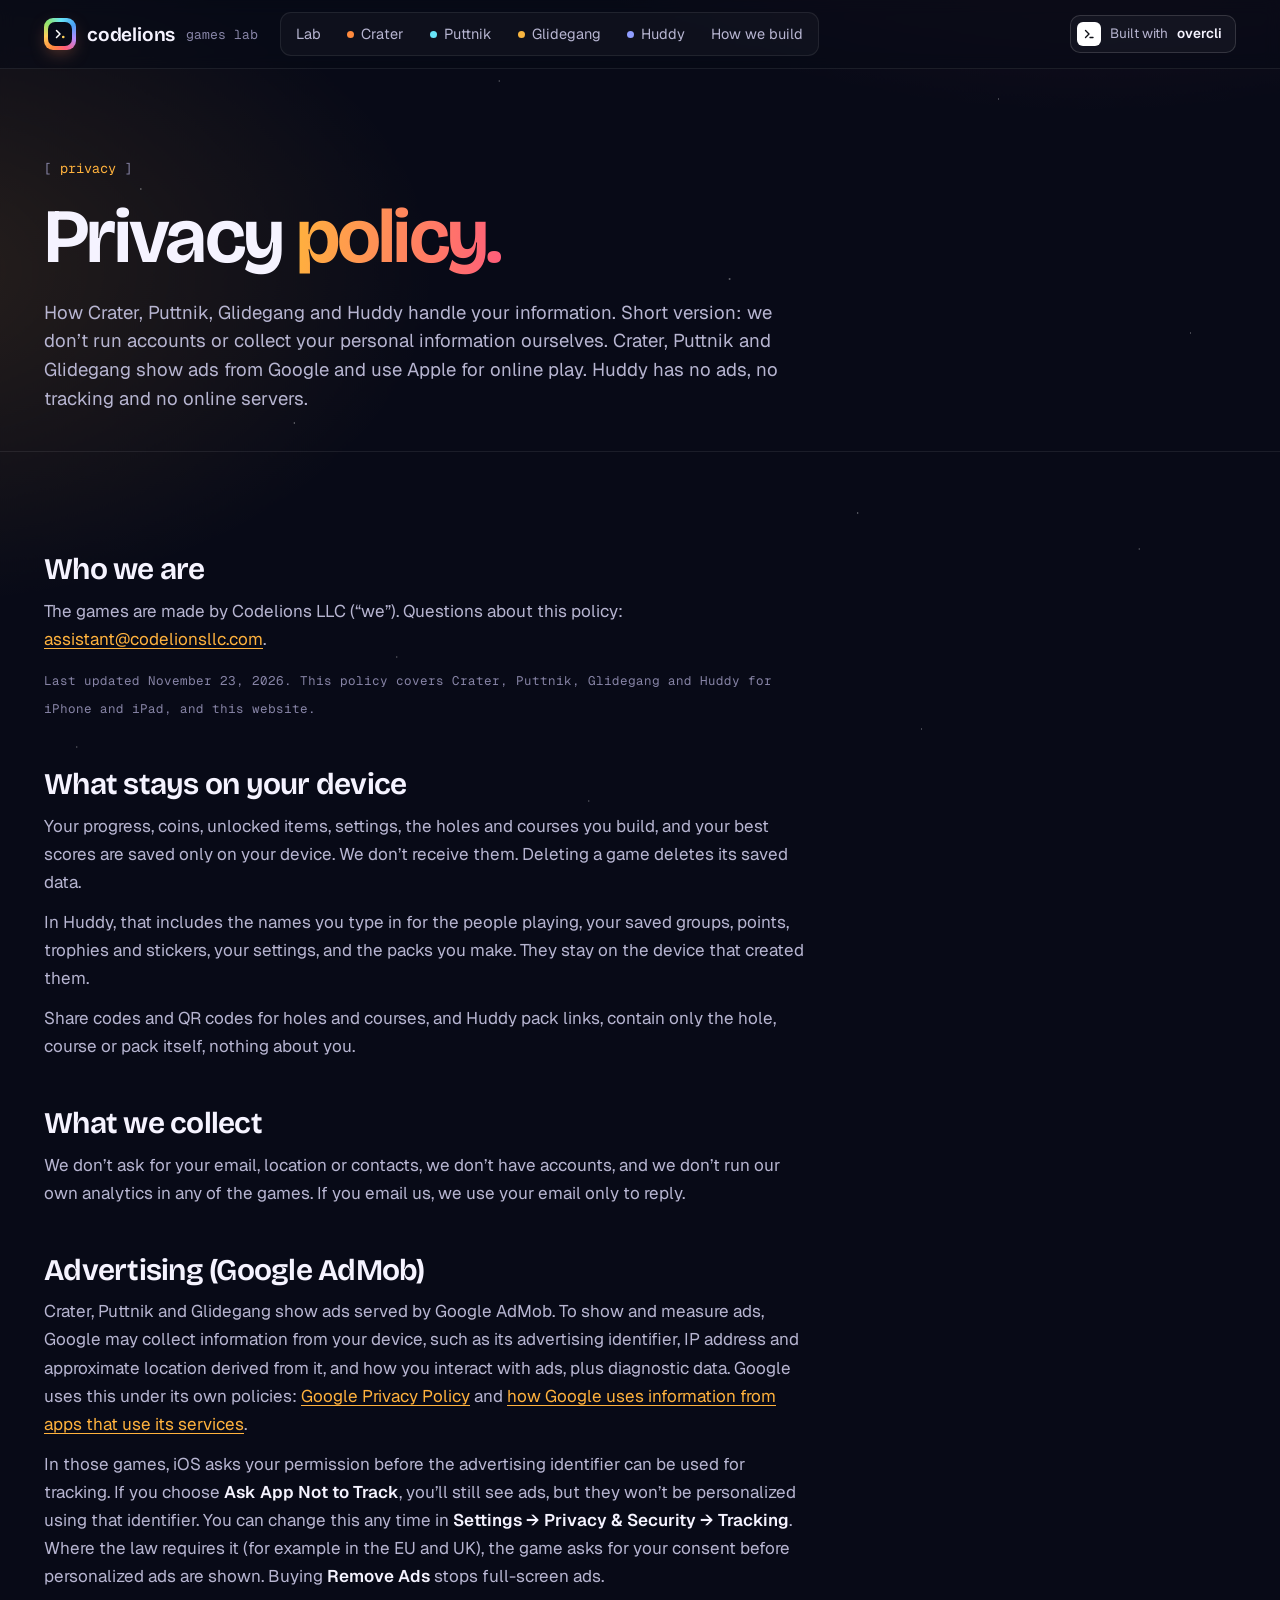
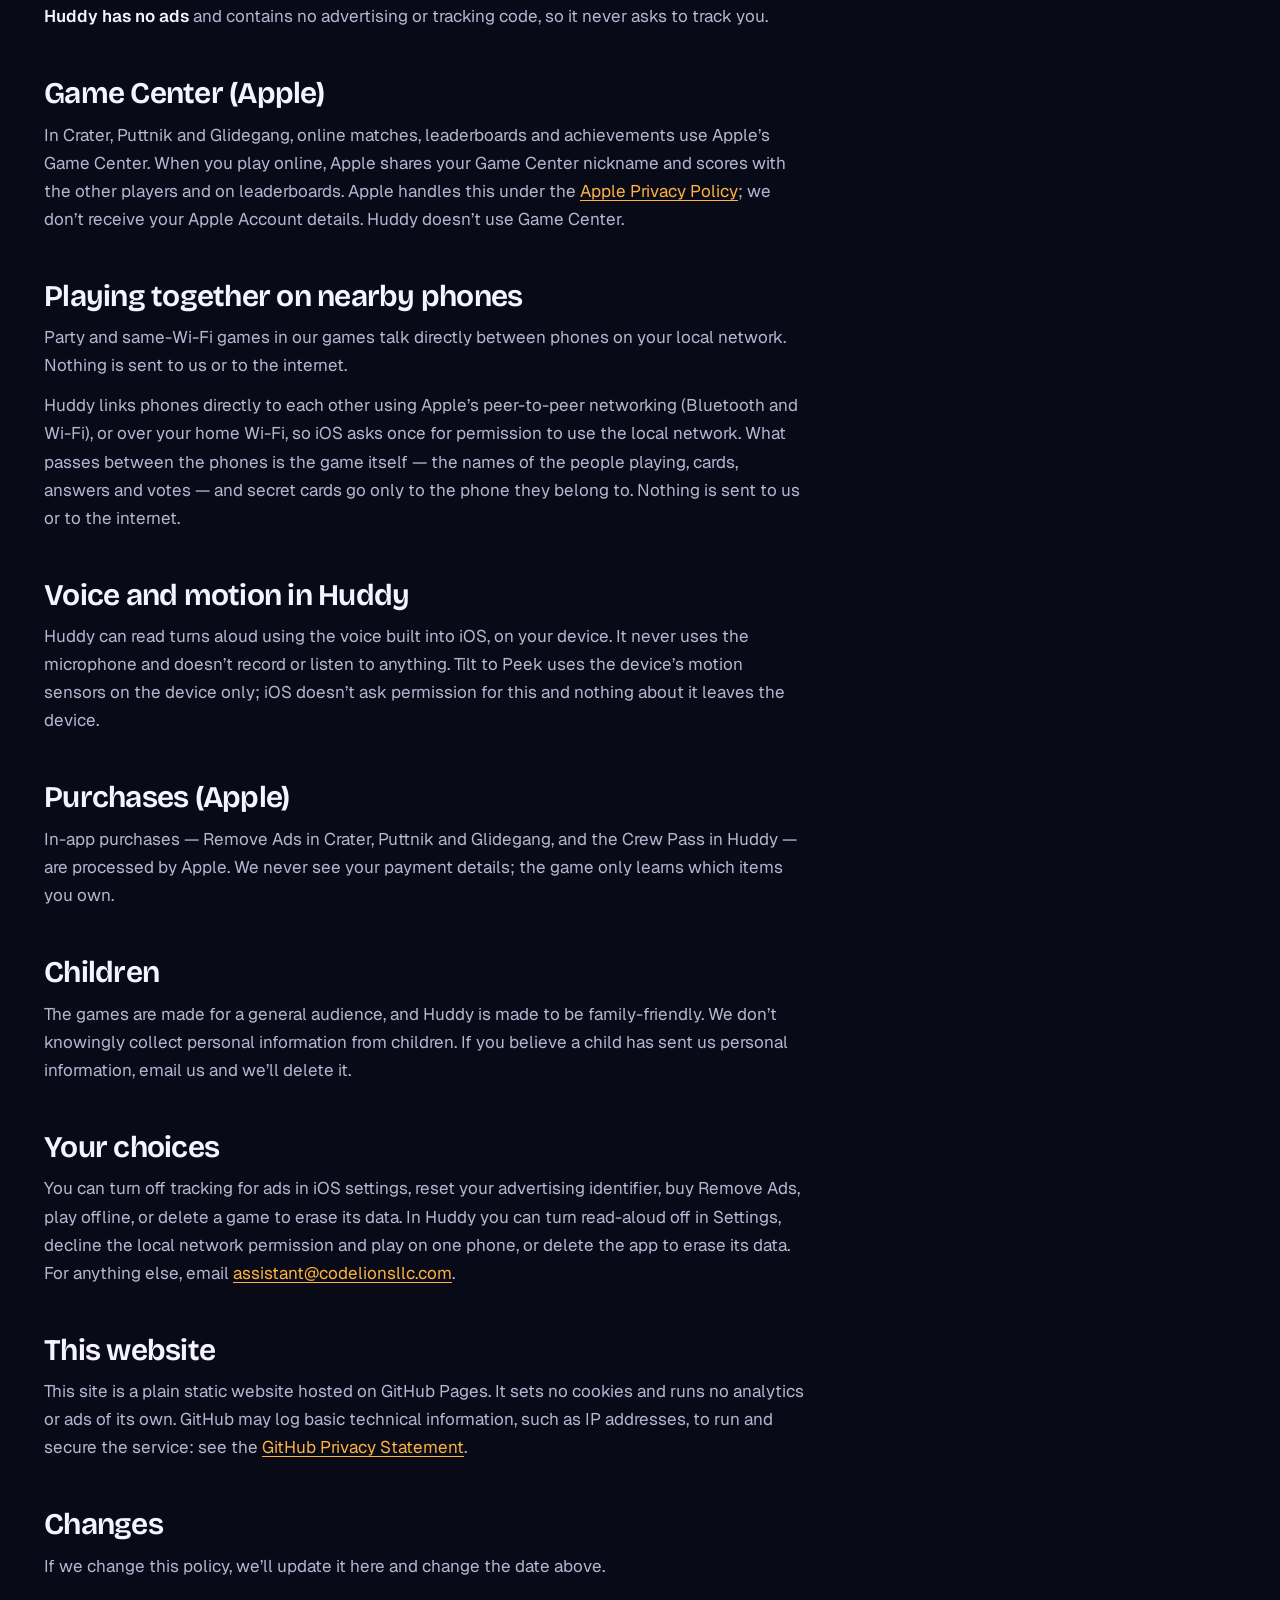
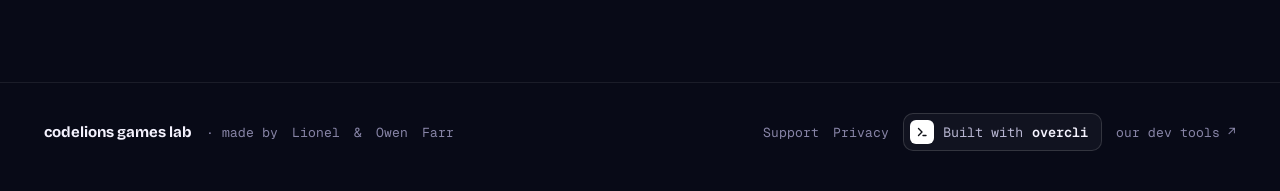
<file: privacy/index.html>
<!doctype html>
<html lang="en">
<head>
  <meta charset="utf-8" />
  <meta name="viewport" content="width=device-width, initial-scale=1" />
  <title>Privacy policy — Codelions Games Lab</title>
  <meta name="description" content="How Crater, Puttnik, Glidegang and Huddy handle your information." />
  <meta property="og:type" content="website" />
  <meta property="og:title" content="Privacy policy — Codelions Games Lab" />
  <meta property="og:description" content="How Crater, Puttnik, Glidegang and Huddy handle your information." />
  <link rel="preconnect" href="https://fonts.googleapis.com" />
  <link rel="preconnect" href="https://fonts.gstatic.com" crossorigin />
  <link href="https://fonts.googleapis.com/css2?family=Bricolage+Grotesque:opsz,wght@12..96,500..800&family=Geist:wght@400;500;600;700&family=Geist+Mono:wght@400;500&display=swap" rel="stylesheet" />
  <link rel="stylesheet" href="../lab.css" />
</head>
<body class="">
  <header class="nav"><div class="wrap">
    <a class="brand" href="../" aria-label="codelions games lab"><span class="brand-mark"><span><svg width="16" height="16" viewBox="0 0 32 32" fill="none" stroke="#fff" stroke-width="3" stroke-linecap="round" stroke-linejoin="round" aria-hidden="true"><path d="M9 9 L16 16 L9 23"/><circle cx="22.5" cy="22" r="2.6" fill="#ffd25c" stroke="none"/></svg></span></span><b>codelions</b><i>games lab</i></a>
    <nav class="nav-links" aria-label="games"><a href="../">Lab</a><a href="../crater/"><i class="dot" style="background:#ff8a3d"></i>Crater</a><a href="../puttnik/"><i class="dot" style="background:#67e4f7"></i>Puttnik</a><a href="../glidegang/"><i class="dot" style="background:#f8b53f"></i>Glidegang</a><a href="../huddy/"><i class="dot" style="background:#8f9dff"></i>Huddy</a><a href="../how-we-build/">How we build</a></nav>
    <span class="nav-right"><a class="built" href="https://overcodelions.com/overcli/" target="_blank" rel="noopener"><span class="mk"><svg width="16" height="16" viewBox="0 0 32 32" fill="none" stroke="#0d0f15" stroke-width="2.8" stroke-linecap="round" stroke-linejoin="round" aria-hidden="true"><path d="M9 9 L16 16 L9 23"/><path d="M18 23 H24"/></svg></span>Built with <b>overcli</b></a></span>
  </div></header>
  <main>
    <section class="hero doc-hero"><div class="wrap">
      <div class="hero-copy"><p class="eyebrow">[ <b>privacy</b> ]</p><h1>Privacy <em>policy.</em></h1><p class="lede">How Crater, Puttnik, Glidegang and Huddy handle your information. Short version: we don’t run accounts or collect your personal information ourselves. Crater, Puttnik and Glidegang show ads from Google and use Apple for online play. Huddy has no ads, no tracking and no online servers.</p></div>
    </div></section>
    <section class="sec"><div class="wrap"><div class="doc"><section><h2>Who we are</h2><p>The games are made by Codelions LLC (“we”). Questions about this policy: <a href="mailto:assistant@codelionsllc.com">assistant@codelionsllc.com</a>.</p><p><span class="meta">Last updated November 23, 2026. This policy covers Crater, Puttnik, Glidegang and Huddy for iPhone and iPad, and this website.</span></p></section><section><h2>What stays on your device</h2><p>Your progress, coins, unlocked items, settings, the holes and courses you build, and your best scores are saved only on your device. We don’t receive them. Deleting a game deletes its saved data.</p><p>In Huddy, that includes the names you type in for the people playing, your saved groups, points, trophies and stickers, your settings, and the packs you make. They stay on the device that created them.</p><p>Share codes and QR codes for holes and courses, and Huddy pack links, contain only the hole, course or pack itself, nothing about you.</p></section><section><h2>What we collect</h2><p>We don’t ask for your email, location or contacts, we don’t have accounts, and we don’t run our own analytics in any of the games. If you email us, we use your email only to reply.</p></section><section><h2>Advertising (Google AdMob)</h2><p>Crater, Puttnik and Glidegang show ads served by Google AdMob. To show and measure ads, Google may collect information from your device, such as its advertising identifier, IP address and approximate location derived from it, and how you interact with ads, plus diagnostic data. Google uses this under its own policies: <a href="https://policies.google.com/privacy" target="_blank" rel="noopener">Google Privacy Policy</a> and <a href="https://policies.google.com/technologies/partner-sites" target="_blank" rel="noopener">how Google uses information from apps that use its services</a>.</p><p>In those games, iOS asks your permission before the advertising identifier can be used for tracking. If you choose <b>Ask App Not to Track</b>, you’ll still see ads, but they won’t be personalized using that identifier. You can change this any time in <b>Settings → Privacy &amp; Security → Tracking</b>. Where the law requires it (for example in the EU and UK), the game asks for your consent before personalized ads are shown. Buying <b>Remove Ads</b> stops full-screen ads.</p><p><b>Huddy has no ads</b> and contains no advertising or tracking code, so it never asks to track you.</p></section><section><h2>Game Center (Apple)</h2><p>In Crater, Puttnik and Glidegang, online matches, leaderboards and achievements use Apple’s Game Center. When you play online, Apple shares your Game Center nickname and scores with the other players and on leaderboards. Apple handles this under the <a href="https://www.apple.com/legal/privacy/" target="_blank" rel="noopener">Apple Privacy Policy</a>; we don’t receive your Apple Account details. Huddy doesn’t use Game Center.</p></section><section><h2>Playing together on nearby phones</h2><p>Party and same-Wi-Fi games in our games talk directly between phones on your local network. Nothing is sent to us or to the internet.</p><p>Huddy links phones directly to each other using Apple’s peer-to-peer networking (Bluetooth and Wi-Fi), or over your home Wi-Fi, so iOS asks once for permission to use the local network. What passes between the phones is the game itself — the names of the people playing, cards, answers and votes — and secret cards go only to the phone they belong to. Nothing is sent to us or to the internet.</p></section><section><h2>Voice and motion in Huddy</h2><p>Huddy can read turns aloud using the voice built into iOS, on your device. It never uses the microphone and doesn’t record or listen to anything. Tilt to Peek uses the device’s motion sensors on the device only; iOS doesn’t ask permission for this and nothing about it leaves the device.</p></section><section><h2>Purchases (Apple)</h2><p>In-app purchases — Remove Ads in Crater, Puttnik and Glidegang, and the Crew Pass in Huddy — are processed by Apple. We never see your payment details; the game only learns which items you own.</p></section><section><h2>Children</h2><p>The games are made for a general audience, and Huddy is made to be family-friendly. We don’t knowingly collect personal information from children. If you believe a child has sent us personal information, email us and we’ll delete it.</p></section><section><h2>Your choices</h2><p>You can turn off tracking for ads in iOS settings, reset your advertising identifier, buy Remove Ads, play offline, or delete a game to erase its data. In Huddy you can turn read-aloud off in Settings, decline the local network permission and play on one phone, or delete the app to erase its data. For anything else, email <a href="mailto:assistant@codelionsllc.com">assistant@codelionsllc.com</a>.</p></section><section><h2>This website</h2><p>This site is a plain static website hosted on GitHub Pages. It sets no cookies and runs no analytics or ads of its own. GitHub may log basic technical information, such as IP addresses, to run and secure the service: see the <a href="https://docs.github.com/site-policy/privacy-policies/github-general-privacy-statement" target="_blank" rel="noopener">GitHub Privacy Statement</a>.</p></section><section><h2>Changes</h2><p>If we change this policy, we’ll update it here and change the date above.</p></section></div></div></section>

  </main>
  <footer class="foot"><div class="wrap">
    <span><b style="font-family: 'Bricolage Grotesque'; font-size: 15px; color: var(--ink)">codelions games lab</b> · made by <a href="https://github.com/lionelfarr" target="_blank" rel="noopener">Lionel</a> &amp; <a href="https://github.com/owenlfarr" target="_blank" rel="noopener">Owen</a> Farr</span>
    <span><a href="../support/">Support</a><a href="../privacy/">Privacy</a><a class="built" href="https://overcodelions.com/overcli/" target="_blank" rel="noopener"><span class="mk"><svg width="16" height="16" viewBox="0 0 32 32" fill="none" stroke="#0d0f15" stroke-width="2.8" stroke-linecap="round" stroke-linejoin="round" aria-hidden="true"><path d="M9 9 L16 16 L9 23"/><path d="M18 23 H24"/></svg></span>Built with <b>overcli</b></a><a href="https://overcodelions.com/" target="_blank" rel="noopener">our dev tools ↗</a></span>
  </div></footer>
</body>
</html>
</file>
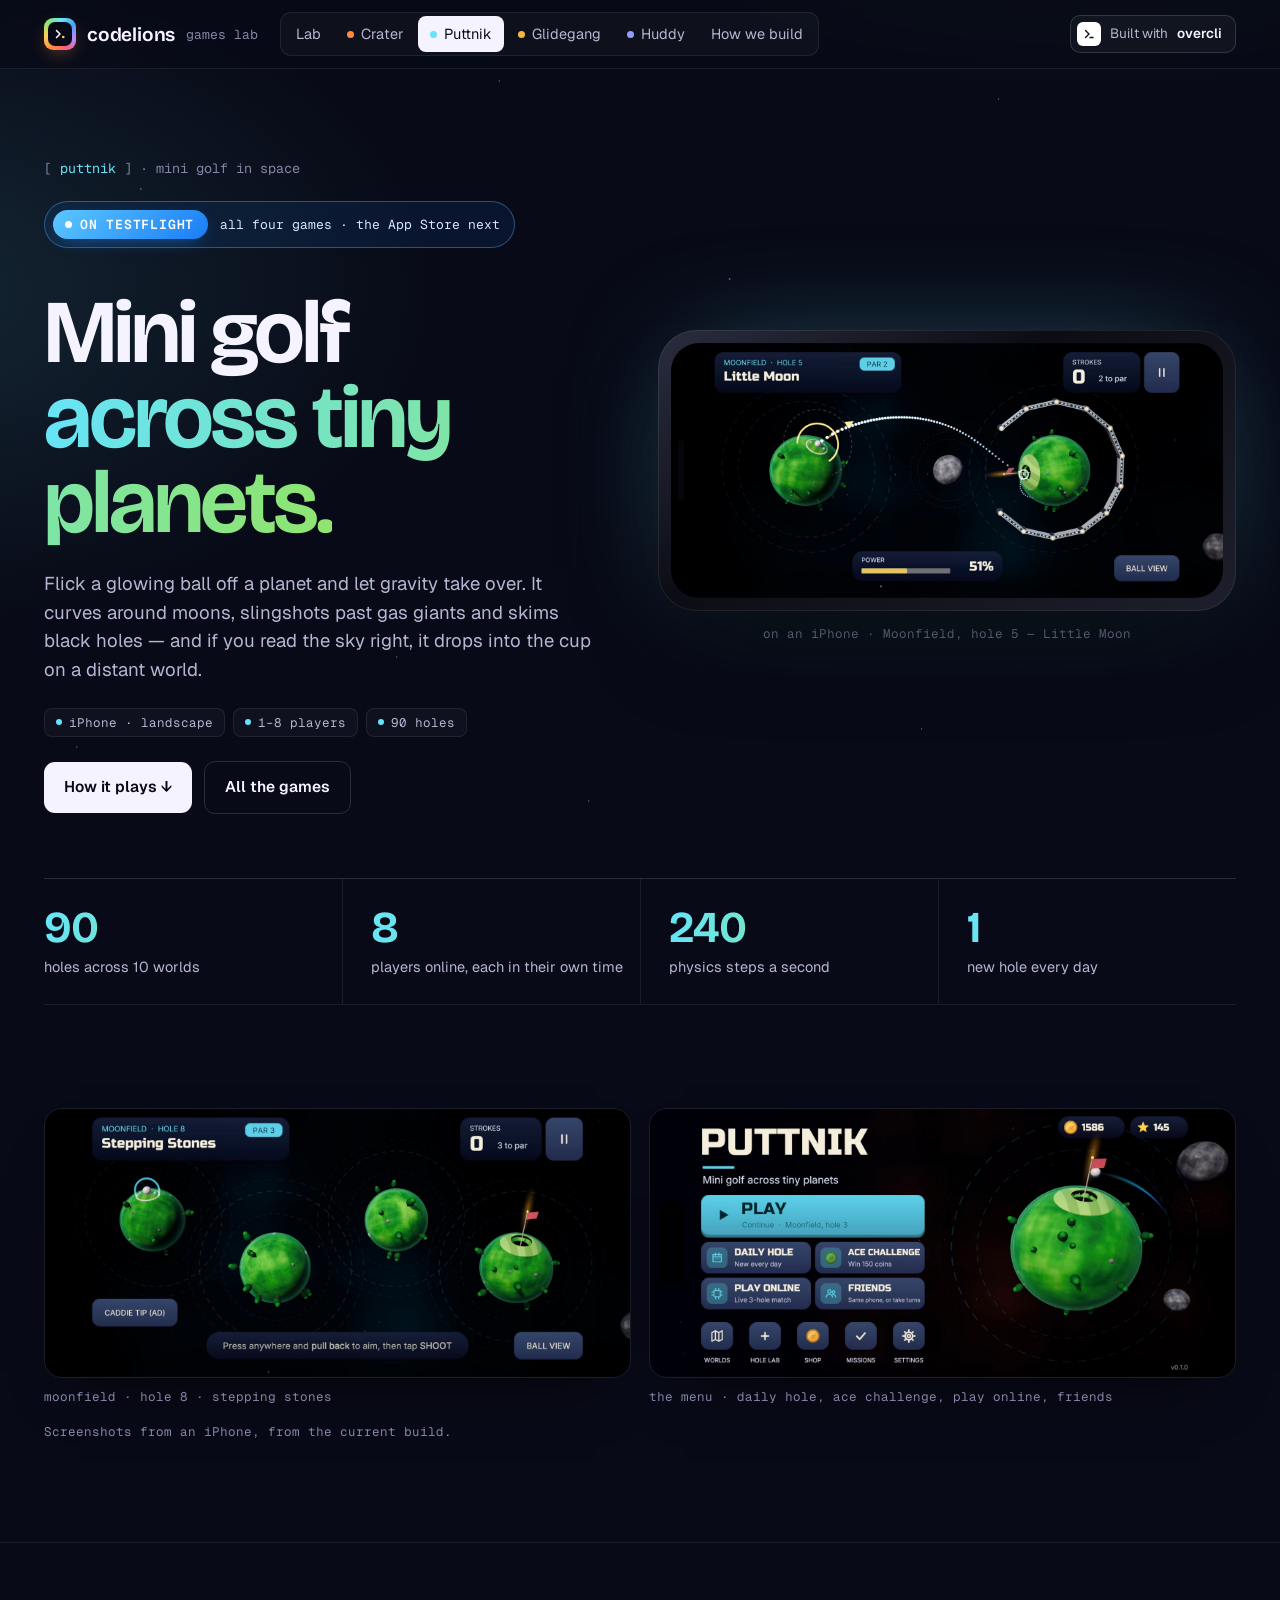
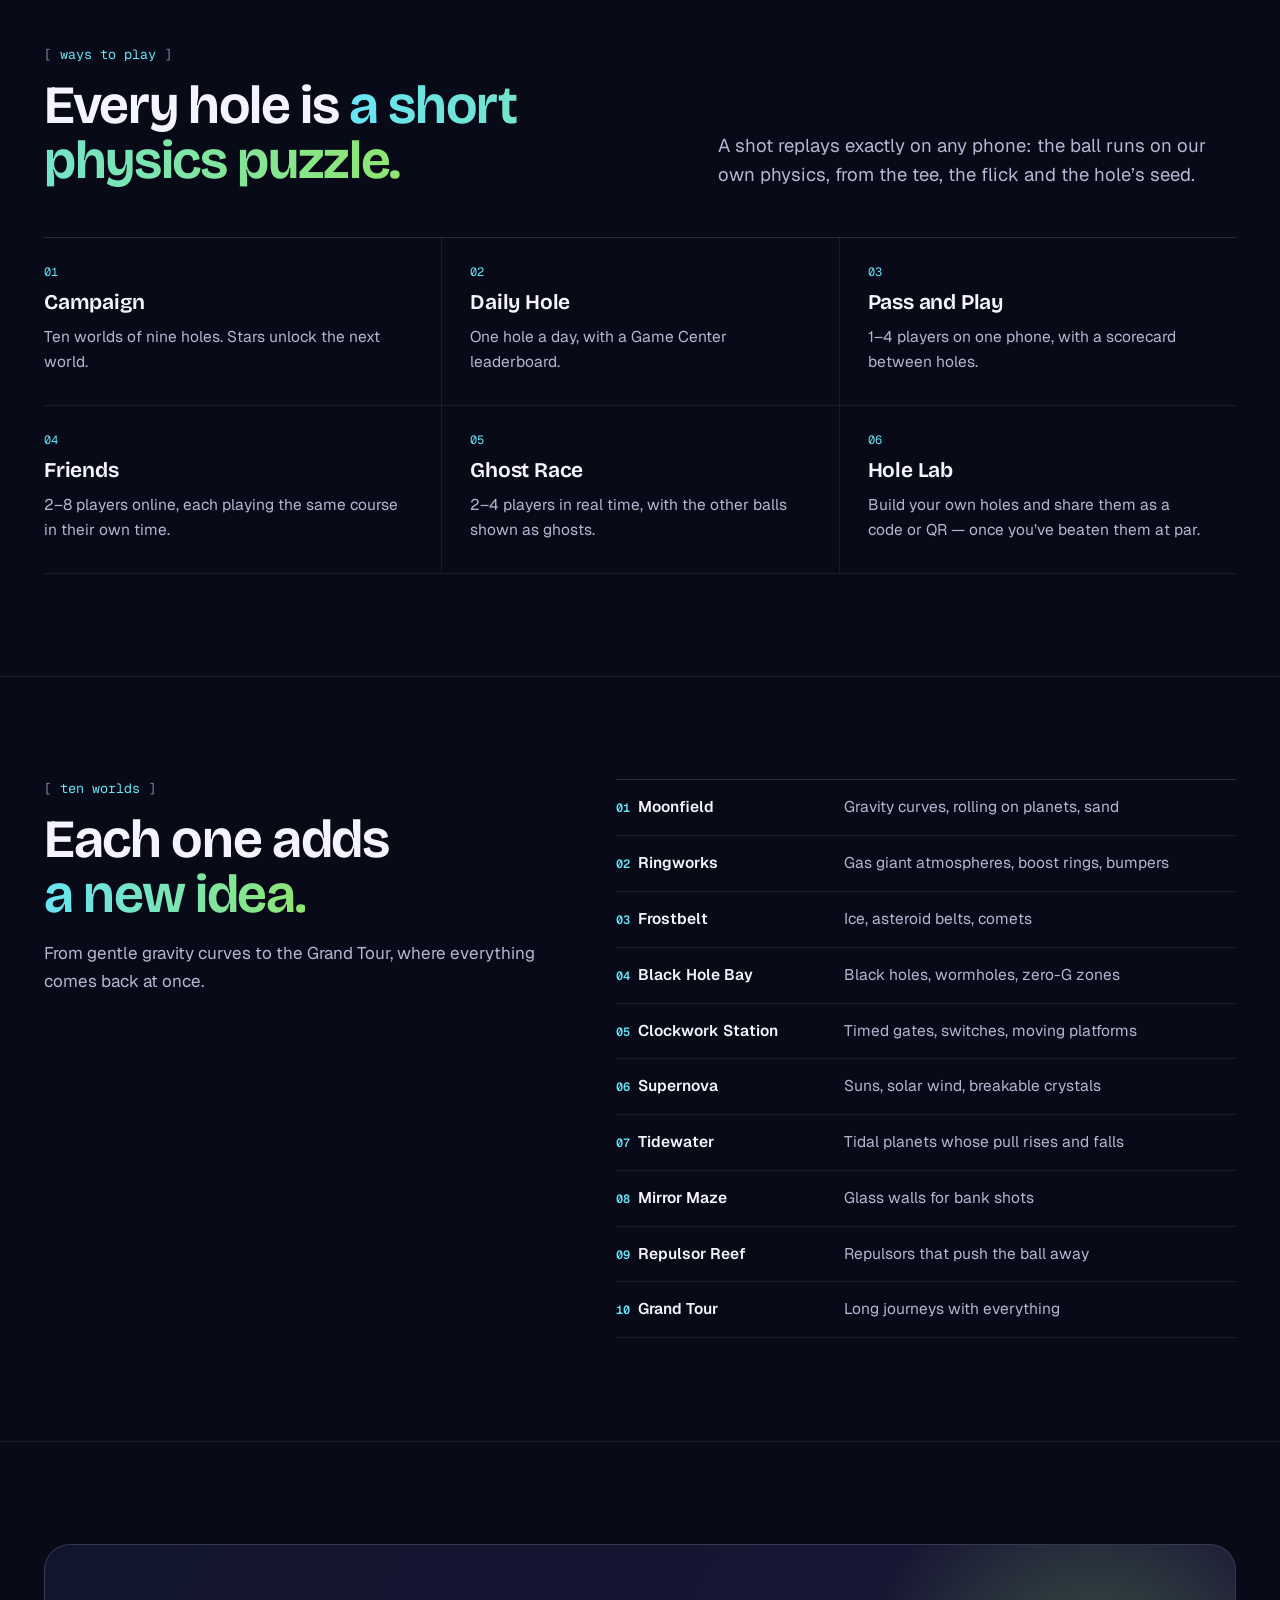
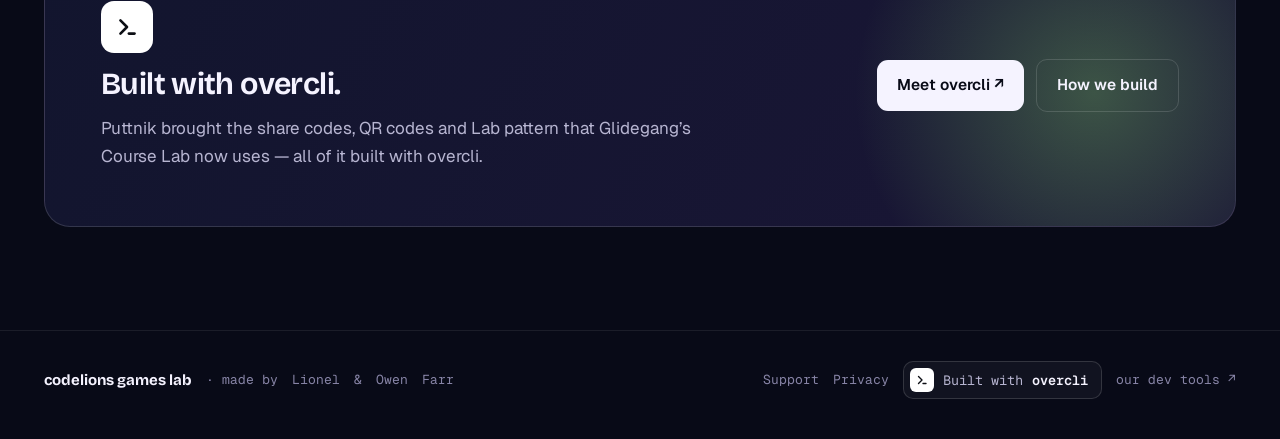
<file: puttnik/index.html>
<!doctype html>
<html lang="en">
<head>
  <meta charset="utf-8" />
  <meta name="viewport" content="width=device-width, initial-scale=1" />
  <title>Puttnik — mini golf across tiny planets</title>
  <meta name="description" content="Mini golf across tiny planets, for iPhone: 90 holes of gravity, slingshots and black holes. Built with overcli." />
  <meta property="og:type" content="website" />
  <meta property="og:title" content="Puttnik — mini golf across tiny planets" />
  <meta property="og:description" content="Mini golf across tiny planets, for iPhone: 90 holes of gravity, slingshots and black holes. Built with overcli." />
  <link rel="preconnect" href="https://fonts.googleapis.com" />
  <link rel="preconnect" href="https://fonts.gstatic.com" crossorigin />
  <link href="https://fonts.googleapis.com/css2?family=Bricolage+Grotesque:opsz,wght@12..96,500..800&family=Geist:wght@400;500;600;700&family=Geist+Mono:wght@400;500&display=swap" rel="stylesheet" />
  <link rel="stylesheet" href="../lab.css" />
</head>
<body class="puttnik">
  <header class="nav"><div class="wrap">
    <a class="brand" href="../" aria-label="codelions games lab"><span class="brand-mark"><span><svg width="16" height="16" viewBox="0 0 32 32" fill="none" stroke="#fff" stroke-width="3" stroke-linecap="round" stroke-linejoin="round" aria-hidden="true"><path d="M9 9 L16 16 L9 23"/><circle cx="22.5" cy="22" r="2.6" fill="#ffd25c" stroke="none"/></svg></span></span><b>codelions</b><i>games lab</i></a>
    <nav class="nav-links" aria-label="games"><a href="../">Lab</a><a href="../crater/"><i class="dot" style="background:#ff8a3d"></i>Crater</a><a href="../puttnik/" aria-current="page"><i class="dot" style="background:#67e4f7"></i>Puttnik</a><a href="../glidegang/"><i class="dot" style="background:#f8b53f"></i>Glidegang</a><a href="../huddy/"><i class="dot" style="background:#8f9dff"></i>Huddy</a><a href="../how-we-build/">How we build</a></nav>
    <span class="nav-right"><a class="built" href="https://overcodelions.com/overcli/" target="_blank" rel="noopener"><span class="mk"><svg width="16" height="16" viewBox="0 0 32 32" fill="none" stroke="#0d0f15" stroke-width="2.8" stroke-linecap="round" stroke-linejoin="round" aria-hidden="true"><path d="M9 9 L16 16 L9 23"/><path d="M18 23 H24"/></svg></span>Built with <b>overcli</b></a></span>
  </div></header>
  <main>
    <section class="hero"><div class="wrap">
      <div class="hero-copy"><p class="eyebrow">[ <b>puttnik</b> ] · mini golf in space</p><p class="status"><span class="live"><i></i>On TestFlight</span><span>all four games · the App Store next</span></p><h1>Mini golf <em>across tiny planets.</em></h1><p class="lede">Flick a glowing ball off a planet and let gravity take over. It curves around moons, slingshots past gas giants and skims black holes — and if you read the sky right, it drops into the cup on a distant world.</p><div class="chips"><span class="chip"><i></i>iPhone · landscape</span><span class="chip"><i></i>1–8 players</span><span class="chip"><i></i>90 holes</span></div>
        <div class="btns"><a class="btn btn-ink" href="#how">How it plays ↓</a><a class="btn btn-line" href="../">All the games</a></div></div>
      <div><div class="phone"><span class="scene"><img class="cover still" src="../assets/puttnik-play.jpg" alt="Puttnik on an iPhone: Moonfield, hole 5, Little Moon — aiming a shot around a moon to the cup" /></span></div><p class="meta shot-note">on an iPhone · Moonfield, hole 5 — Little Moon</p></div>
    </div></section>
    <section class="sec" style="padding-block: 0 clamp(64px, 8vw, 112px); border: 0"><div class="wrap"><div class="strip"><div><b>90</b><p>holes across 10 worlds</p></div><div><b>8</b><p>players online, each in their own time</p></div><div><b>240</b><p>physics steps a second</p></div><div><b>1</b><p>new hole every day</p></div></div></div></section>
    <section class="sec" style="padding-top: 0; border: 0"><div class="wrap">
      <div class="shots"><figure><img src="../assets/puttnik-stones.jpg" alt="Moonfield, hole 8: Stepping Stones — four small planets to the cup" /><figcaption>moonfield · hole 8 · stepping stones</figcaption></figure><figure><img src="../assets/puttnik-menu.jpg" alt="The Puttnik menu: Play, Daily Hole, Ace Challenge, Play Online, Friends" /><figcaption>the menu · daily hole, ace challenge, play online, friends</figcaption></figure></div>
      <p class="meta" style="margin-top: 18px">Screenshots from an iPhone, from the current build.</p>
    </div></section>
    <section class="sec" id="how"><div class="wrap">
      <div class="head"><div><p class="eyebrow">[ <b>ways to play</b> ]</p><h2>Every hole is <em>a short physics puzzle.</em></h2></div><p class="lede">A shot replays exactly on any phone: the ball runs on our own physics, from the tee, the flick and the hole’s seed.</p></div>
      <div class="feats"><div class="feat"><span class="n">01</span><b>Campaign</b><p>Ten worlds of nine holes. Stars unlock the next world.</p></div><div class="feat"><span class="n">02</span><b>Daily Hole</b><p>One hole a day, with a Game Center leaderboard.</p></div><div class="feat"><span class="n">03</span><b>Pass and Play</b><p>1–4 players on one phone, with a scorecard between holes.</p></div><div class="feat"><span class="n">04</span><b>Friends</b><p>2–8 players online, each playing the same course in their own time.</p></div><div class="feat"><span class="n">05</span><b>Ghost Race</b><p>2–4 players in real time, with the other balls shown as ghosts.</p></div><div class="feat"><span class="n">06</span><b>Hole Lab</b><p>Build your own holes and share them as a code or QR — once you’ve beaten them at par.</p></div></div>
    </div></section>
    <section class="sec"><div class="wrap row">
      <div><p class="eyebrow">[ <b>ten worlds</b> ]</p><h2>Each one adds <em>a new idea.</em></h2><p class="body">From gentle gravity curves to the Grand Tour, where everything comes back at once.</p></div>
      <div class="list"><div><b><i>01</i>Moonfield</b><span>Gravity curves, rolling on planets, sand</span></div><div><b><i>02</i>Ringworks</b><span>Gas giant atmospheres, boost rings, bumpers</span></div><div><b><i>03</i>Frostbelt</b><span>Ice, asteroid belts, comets</span></div><div><b><i>04</i>Black Hole Bay</b><span>Black holes, wormholes, zero-G zones</span></div><div><b><i>05</i>Clockwork Station</b><span>Timed gates, switches, moving platforms</span></div><div><b><i>06</i>Supernova</b><span>Suns, solar wind, breakable crystals</span></div><div><b><i>07</i>Tidewater</b><span>Tidal planets whose pull rises and falls</span></div><div><b><i>08</i>Mirror Maze</b><span>Glass walls for bank shots</span></div><div><b><i>09</i>Repulsor Reef</b><span>Repulsors that push the ball away</span></div><div><b><i>10</i>Grand Tour</b><span>Long journeys with everything</span></div></div>
    </div></section>
    <section class="sec"><div class="wrap">
      <div class="band"><div class="t"><span class="bmark"><svg width="30" height="30" viewBox="0 0 32 32" fill="none" stroke="#0d0f15" stroke-width="2.8" stroke-linecap="round" stroke-linejoin="round" aria-hidden="true"><path d="M9 9 L16 16 L9 23"/><path d="M18 23 H24"/></svg></span><h3>Built with overcli.</h3><p class="body" style="max-width: 640px">Puttnik brought the share codes, QR codes and Lab pattern that Glidegang’s Course Lab now uses — all of it built with overcli.</p></div>
      <div class="btns"><a class="btn btn-ink" href="https://overcodelions.com/overcli/" target="_blank" rel="noopener">Meet overcli ↗</a><a class="btn btn-line" href="../how-we-build/">How we build</a></div></div>
    </div></section>

  </main>
  <footer class="foot"><div class="wrap">
    <span><b style="font-family: 'Bricolage Grotesque'; font-size: 15px; color: var(--ink)">codelions games lab</b> · made by <a href="https://github.com/lionelfarr" target="_blank" rel="noopener">Lionel</a> &amp; <a href="https://github.com/owenlfarr" target="_blank" rel="noopener">Owen</a> Farr</span>
    <span><a href="../support/">Support</a><a href="../privacy/">Privacy</a><a class="built" href="https://overcodelions.com/overcli/" target="_blank" rel="noopener"><span class="mk"><svg width="16" height="16" viewBox="0 0 32 32" fill="none" stroke="#0d0f15" stroke-width="2.8" stroke-linecap="round" stroke-linejoin="round" aria-hidden="true"><path d="M9 9 L16 16 L9 23"/><path d="M18 23 H24"/></svg></span>Built with <b>overcli</b></a><a href="https://overcodelions.com/" target="_blank" rel="noopener">our dev tools ↗</a></span>
  </div></footer>
</body>
</html>
</file>
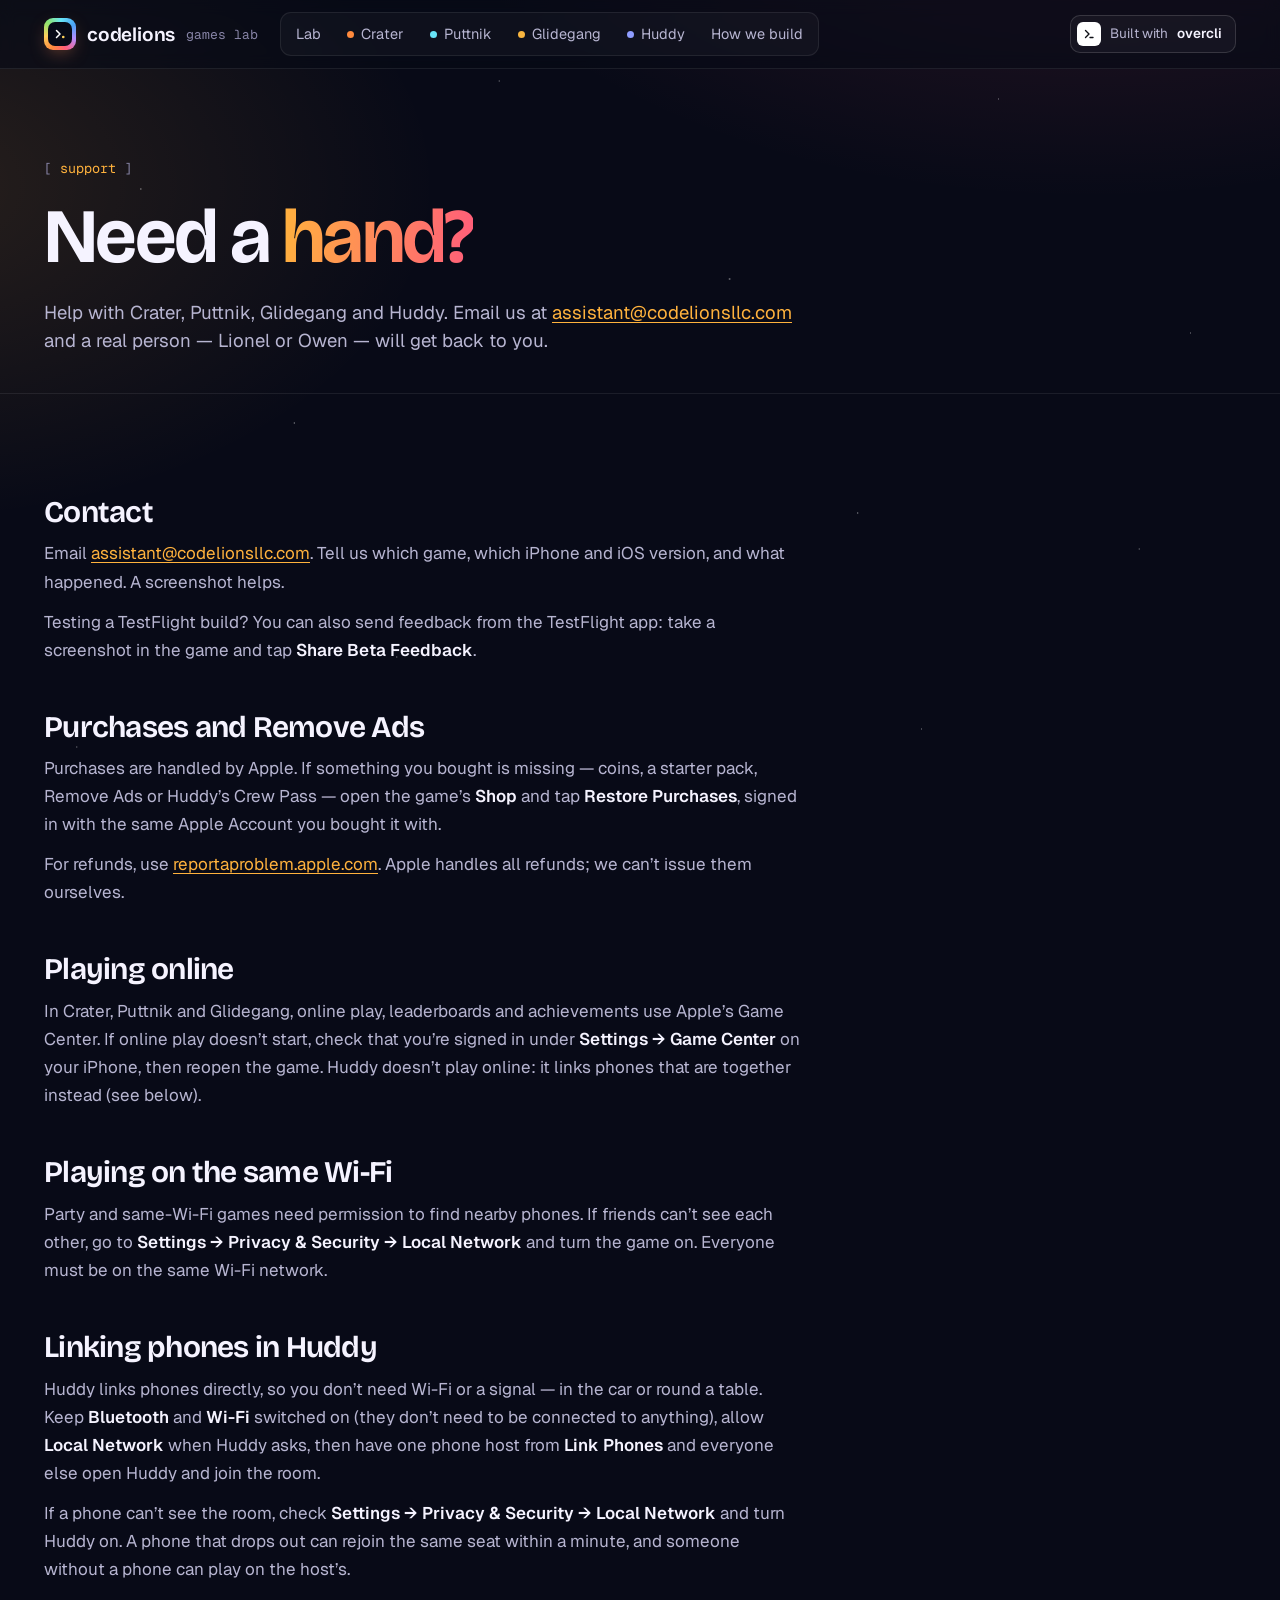
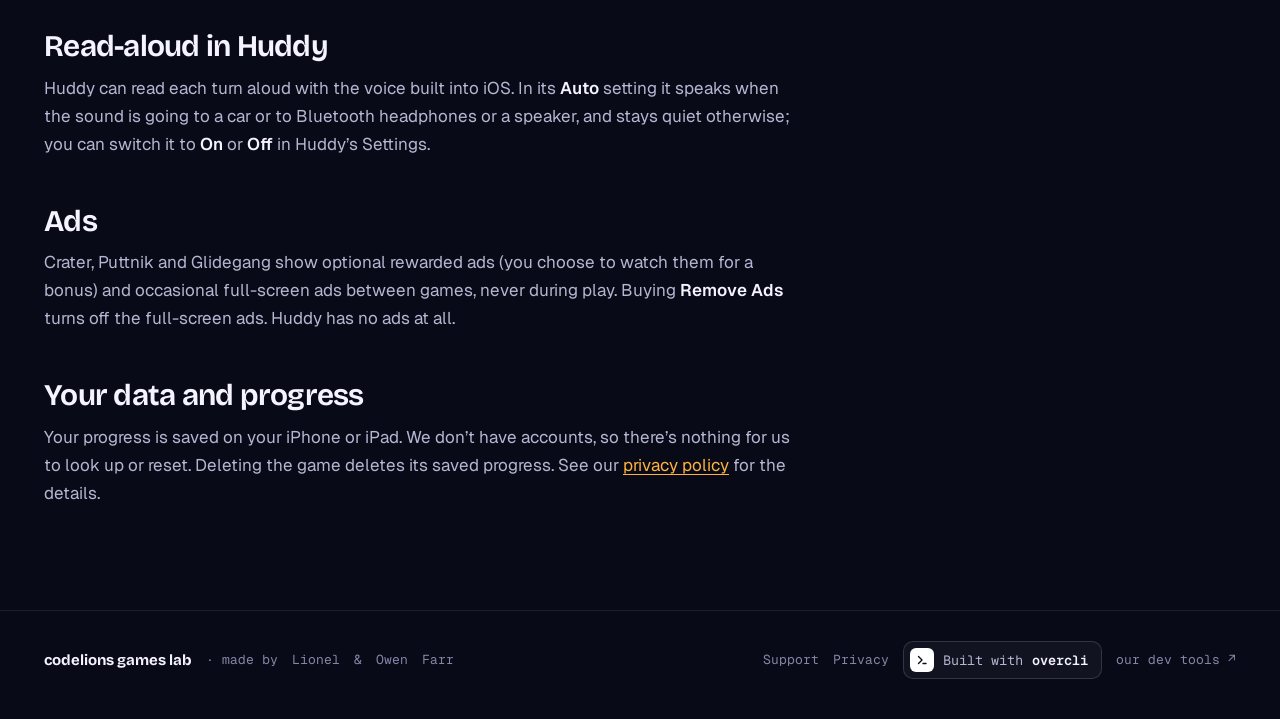
<file: support/index.html>
<!doctype html>
<html lang="en">
<head>
  <meta charset="utf-8" />
  <meta name="viewport" content="width=device-width, initial-scale=1" />
  <title>Support — Codelions Games Lab</title>
  <meta name="description" content="Help with Crater, Puttnik, Glidegang and Huddy: contact, purchases, playing together and privacy." />
  <meta property="og:type" content="website" />
  <meta property="og:title" content="Support — Codelions Games Lab" />
  <meta property="og:description" content="Help with Crater, Puttnik, Glidegang and Huddy: contact, purchases, playing together and privacy." />
  <link rel="preconnect" href="https://fonts.googleapis.com" />
  <link rel="preconnect" href="https://fonts.gstatic.com" crossorigin />
  <link href="https://fonts.googleapis.com/css2?family=Bricolage+Grotesque:opsz,wght@12..96,500..800&family=Geist:wght@400;500;600;700&family=Geist+Mono:wght@400;500&display=swap" rel="stylesheet" />
  <link rel="stylesheet" href="../lab.css" />
</head>
<body class="">
  <header class="nav"><div class="wrap">
    <a class="brand" href="../" aria-label="codelions games lab"><span class="brand-mark"><span><svg width="16" height="16" viewBox="0 0 32 32" fill="none" stroke="#fff" stroke-width="3" stroke-linecap="round" stroke-linejoin="round" aria-hidden="true"><path d="M9 9 L16 16 L9 23"/><circle cx="22.5" cy="22" r="2.6" fill="#ffd25c" stroke="none"/></svg></span></span><b>codelions</b><i>games lab</i></a>
    <nav class="nav-links" aria-label="games"><a href="../">Lab</a><a href="../crater/"><i class="dot" style="background:#ff8a3d"></i>Crater</a><a href="../puttnik/"><i class="dot" style="background:#67e4f7"></i>Puttnik</a><a href="../glidegang/"><i class="dot" style="background:#f8b53f"></i>Glidegang</a><a href="../huddy/"><i class="dot" style="background:#8f9dff"></i>Huddy</a><a href="../how-we-build/">How we build</a></nav>
    <span class="nav-right"><a class="built" href="https://overcodelions.com/overcli/" target="_blank" rel="noopener"><span class="mk"><svg width="16" height="16" viewBox="0 0 32 32" fill="none" stroke="#0d0f15" stroke-width="2.8" stroke-linecap="round" stroke-linejoin="round" aria-hidden="true"><path d="M9 9 L16 16 L9 23"/><path d="M18 23 H24"/></svg></span>Built with <b>overcli</b></a></span>
  </div></header>
  <main>
    <section class="hero doc-hero"><div class="wrap">
      <div class="hero-copy"><p class="eyebrow">[ <b>support</b> ]</p><h1>Need a <em>hand?</em></h1><p class="lede">Help with Crater, Puttnik, Glidegang and Huddy. Email us at <a href="mailto:assistant@codelionsllc.com">assistant@codelionsllc.com</a> and a real person — Lionel or Owen — will get back to you.</p></div>
    </div></section>
    <section class="sec"><div class="wrap"><div class="doc"><section><h2>Contact</h2><p>Email <a href="mailto:assistant@codelionsllc.com">assistant@codelionsllc.com</a>. Tell us which game, which iPhone and iOS version, and what happened. A screenshot helps.</p><p>Testing a TestFlight build? You can also send feedback from the TestFlight app: take a screenshot in the game and tap <b>Share Beta Feedback</b>.</p></section><section><h2>Purchases and Remove Ads</h2><p>Purchases are handled by Apple. If something you bought is missing — coins, a starter pack, Remove Ads or Huddy’s Crew Pass — open the game’s <b>Shop</b> and tap <b>Restore Purchases</b>, signed in with the same Apple Account you bought it with.</p><p>For refunds, use <a href="https://reportaproblem.apple.com" target="_blank" rel="noopener">reportaproblem.apple.com</a>. Apple handles all refunds; we can’t issue them ourselves.</p></section><section><h2>Playing online</h2><p>In Crater, Puttnik and Glidegang, online play, leaderboards and achievements use Apple’s Game Center. If online play doesn’t start, check that you’re signed in under <b>Settings → Game Center</b> on your iPhone, then reopen the game. Huddy doesn’t play online: it links phones that are together instead (see below).</p></section><section><h2>Playing on the same Wi-Fi</h2><p>Party and same-Wi-Fi games need permission to find nearby phones. If friends can’t see each other, go to <b>Settings → Privacy &amp; Security → Local Network</b> and turn the game on. Everyone must be on the same Wi-Fi network.</p></section><section><h2>Linking phones in Huddy</h2><p>Huddy links phones directly, so you don’t need Wi-Fi or a signal — in the car or round a table. Keep <b>Bluetooth</b> and <b>Wi-Fi</b> switched on (they don’t need to be connected to anything), allow <b>Local Network</b> when Huddy asks, then have one phone host from <b>Link Phones</b> and everyone else open Huddy and join the room.</p><p>If a phone can’t see the room, check <b>Settings → Privacy &amp; Security → Local Network</b> and turn Huddy on. A phone that drops out can rejoin the same seat within a minute, and someone without a phone can play on the host’s.</p></section><section><h2>Read-aloud in Huddy</h2><p>Huddy can read each turn aloud with the voice built into iOS. In its <b>Auto</b> setting it speaks when the sound is going to a car or to Bluetooth headphones or a speaker, and stays quiet otherwise; you can switch it to <b>On</b> or <b>Off</b> in Huddy’s Settings.</p></section><section><h2>Ads</h2><p>Crater, Puttnik and Glidegang show optional rewarded ads (you choose to watch them for a bonus) and occasional full-screen ads between games, never during play. Buying <b>Remove Ads</b> turns off the full-screen ads. Huddy has no ads at all.</p></section><section><h2>Your data and progress</h2><p>Your progress is saved on your iPhone or iPad. We don’t have accounts, so there’s nothing for us to look up or reset. Deleting the game deletes its saved progress. See our <a href="../privacy/">privacy policy</a> for the details.</p></section></div></div></section>

  </main>
  <footer class="foot"><div class="wrap">
    <span><b style="font-family: 'Bricolage Grotesque'; font-size: 15px; color: var(--ink)">codelions games lab</b> · made by <a href="https://github.com/lionelfarr" target="_blank" rel="noopener">Lionel</a> &amp; <a href="https://github.com/owenlfarr" target="_blank" rel="noopener">Owen</a> Farr</span>
    <span><a href="../support/">Support</a><a href="../privacy/">Privacy</a><a class="built" href="https://overcodelions.com/overcli/" target="_blank" rel="noopener"><span class="mk"><svg width="16" height="16" viewBox="0 0 32 32" fill="none" stroke="#0d0f15" stroke-width="2.8" stroke-linecap="round" stroke-linejoin="round" aria-hidden="true"><path d="M9 9 L16 16 L9 23"/><path d="M18 23 H24"/></svg></span>Built with <b>overcli</b></a><a href="https://overcodelions.com/" target="_blank" rel="noopener">our dev tools ↗</a></span>
  </div></footer>
</body>
</html>
</file>
<file: lab.css>
/* ═══════════════════════════════════════════════════════════════════════
   CODELIONS GAMES LAB
   ───────────────────────────────────────────────────────────────────────
   The same type and craft as overcodelions.com — Bricolage Grotesque,
   Geist, Geist Mono, hairline rules, one column — in a different room:
   a night sky, and each game in the colours of its own art. --g is the
   game's colour and --g2 its second, set per page or per card.
   ═══════════════════════════════════════════════════════════════════════ */

:root {
  --col: 1280px;
  --gut: clamp(16px, 4vw, 44px);
  --night: #080a17;
  --night-2: #0d1024;
  --panel: #11142b;
  --panel-2: #171b38;
  --line: rgba(255, 255, 255, .08);
  --line-2: rgba(255, 255, 255, .14);
  --ink: #f5f3ff;
  --dim: #b7b5d1;
  --muted: #8784a6;
  --g: #ffb23d;
  --g2: #ff5d7a;
  color-scheme: dark;
}
.crater    { --g: #ff8a3d; --g2: #ffcf5c; }
.puttnik   { --g: #67e4f7; --g2: #8fe56e; }
.glidegang { --g: #f8b53f; --g2: #4aa3f5; }

* { box-sizing: border-box; }
html { background: var(--night); scroll-behavior: smooth; }
body {
  margin: 0; color: var(--ink); font: 400 17px/1.6 'Geist', system-ui, sans-serif; -webkit-font-smoothing: antialiased;
  background:
    radial-gradient(1100px 620px at 85% -8%, color-mix(in srgb, var(--g2) 16%, transparent), transparent 62%),
    radial-gradient(900px 560px at -8% 8%, color-mix(in srgb, var(--g) 13%, transparent), transparent 60%),
    var(--night);
}
body::before {
  content: ''; position: fixed; inset: 0; z-index: 0; pointer-events: none; opacity: .5;
  background-image:
    radial-gradient(1.2px 1.2px at 11% 21%, #fff, transparent), radial-gradient(1px 1px at 31% 73%, #fff, transparent),
    radial-gradient(1.4px 1.4px at 57% 31%, #fff, transparent), radial-gradient(1px 1px at 78% 11%, #fff, transparent),
    radial-gradient(1px 1px at 89% 61%, #fff, transparent), radial-gradient(1.2px 1.2px at 23% 47%, #fff, transparent),
    radial-gradient(1px 1px at 46% 89%, #fff, transparent), radial-gradient(1px 1px at 93% 37%, #fff, transparent),
    radial-gradient(1px 1px at 6% 83%, #fff, transparent), radial-gradient(1.2px 1.2px at 67% 57%, #fff, transparent),
    radial-gradient(1px 1px at 39% 9%, #fff, transparent), radial-gradient(1px 1px at 72% 81%, #fff, transparent);
}
header, main, footer { position: relative; z-index: 1; }
a { color: inherit; text-decoration: none; }
img { display: block; max-width: 100%; }
.wrap { width: min(var(--col), 100% - 2 * var(--gut)); margin-inline: auto; }

/* ── type ── */
.eyebrow { margin: 0; font: 400 13.5px 'Geist Mono', monospace; color: var(--muted); }
.eyebrow b { font-weight: 400; color: var(--g); }
h1, h2, h3 { margin: 0; font-family: 'Bricolage Grotesque', sans-serif; font-weight: 650; color: var(--ink); text-wrap: balance; }
h1 { font-size: clamp(48px, 7vw, 96px); line-height: .95; letter-spacing: -.035em; }
h2 { font-size: clamp(34px, 4.2vw, 56px); line-height: 1.02; letter-spacing: -.025em; }
h3 { font-size: clamp(24px, 2.4vw, 32px); line-height: 1.08; letter-spacing: -.02em; }
h1 em, h2 em { font-style: normal; background: linear-gradient(95deg, var(--g), var(--g2)); -webkit-background-clip: text; background-clip: text; color: transparent; }
.lede { margin: 0; font-size: clamp(17.5px, 1.45vw, 20px); line-height: 1.55; color: var(--dim); max-width: 620px; }
.body { margin: 0; font-size: 17px; line-height: 1.65; color: var(--dim); }
.meta { margin: 0; font: 400 12.5px 'Geist Mono', monospace; color: var(--muted); }

/* ── nav ── */
.nav { border-bottom: 1px solid var(--line); backdrop-filter: blur(8px); background: rgba(8, 10, 23, .6); position: sticky; top: 0; z-index: 10; }
.nav .wrap { display: flex; align-items: center; gap: 22px; min-height: 68px; flex-wrap: wrap; }
.brand { display: flex; align-items: center; gap: 11px; }
.brand-mark { width: 32px; height: 32px; border-radius: 9px; display: grid; place-items: center; background: conic-gradient(from 210deg, #ff8a3d, #ffcf5c, #8fe56e, #67e4f7, #4aa3f5, #b48cff, #ff5d7a, #ff8a3d); box-shadow: 0 6px 20px -8px rgba(255, 140, 90, .8); }
.brand-mark span { width: 24px; height: 24px; border-radius: 7px; background: var(--night); display: grid; place-items: center; }
.brand b { font: 650 19px 'Bricolage Grotesque', sans-serif; letter-spacing: -.01em; }
.brand i { font: 400 13px 'Geist Mono', monospace; font-style: normal; color: var(--muted); }
.nav-links { display: flex; gap: 2px; padding: 3px; border-radius: 11px; border: 1px solid var(--line); background: rgba(255, 255, 255, .03); font-size: 14.5px; }
.nav-links a { display: inline-flex; align-items: center; gap: 7px; padding: 6px 12px; border-radius: 8px; color: var(--dim); }
.nav-links a:hover { background: rgba(255, 255, 255, .06); color: var(--ink); }
.nav-links a[aria-current="page"] { background: var(--ink); color: var(--night); }
.nav-links .dot { width: 7px; height: 7px; border-radius: 50%; }
.nav-right { margin-left: auto; }

/* ── built with overcli ── */
.built { display: inline-flex; align-items: center; gap: 9px; padding: 6px 13px 6px 6px; border-radius: 10px; border: 1px solid var(--line-2); background: rgba(255, 255, 255, .04); font-size: 13.5px; color: var(--dim); transition: border-color .2s, color .2s; }
.built:hover { border-color: rgba(255, 255, 255, .35); color: var(--ink); }
.built .mk { width: 24px; height: 24px; border-radius: 6px; background: #fff; display: grid; place-items: center; }
.built b { font-weight: 600; color: var(--ink); }

/* ── hero ── */
.hero { padding: clamp(48px, 7vw, 96px) 0 clamp(40px, 5vw, 72px); }
.hero .wrap { display: grid; grid-template-columns: minmax(0, 1fr) minmax(0, 1.05fr); gap: clamp(32px, 5vw, 72px); align-items: center; }
.hero-copy { display: flex; flex-direction: column; gap: 24px; }
.btns { display: flex; gap: 12px; flex-wrap: wrap; align-items: center; }
.btn { display: inline-flex; align-items: center; gap: 8px; padding: 13px 20px; border-radius: 11px; font-weight: 600; font-size: 15.5px; transition: transform .2s, background .2s, border-color .2s; }
.btn:hover { transform: translateY(-1px); }
.btn-ink { background: var(--ink); color: var(--night); }
.btn-line { border: 1px solid var(--line-2); color: var(--ink); }
.btn-line:hover { border-color: rgba(255, 255, 255, .4); }
.chips { display: flex; gap: 8px; flex-wrap: wrap; }
.chip { display: inline-flex; align-items: center; gap: 7px; padding: 5px 11px; border-radius: 8px; border: 1px solid var(--line); background: rgba(255, 255, 255, .03); font: 400 12.5px 'Geist Mono', monospace; color: var(--dim); }
.chip i { width: 6px; height: 6px; border-radius: 50%; background: var(--g); }
.chip.lab i { background: #ffd25c; box-shadow: 0 0 0 0 rgba(255, 210, 92, .6); animation: ping 2.2s ease-out infinite; }
@keyframes ping { 0% { box-shadow: 0 0 0 0 rgba(255, 210, 92, .55); } 100% { box-shadow: 0 0 0 9px rgba(255, 210, 92, 0); } }

/* the home hero: three game tiles, fanned */
.fan { position: relative; height: clamp(360px, 38vw, 520px); }
.fan a { position: absolute; width: 62%; border-radius: 22px; overflow: hidden; border: 1px solid var(--line-2); box-shadow: 0 40px 80px -30px rgba(0, 0, 0, .9); transition: transform .45s cubic-bezier(.2, .8, .2, 1), z-index 0s; }
.fan a:nth-child(1) { left: 0; top: 12%; transform: rotate(-7deg); z-index: 1; }
.fan a:nth-child(2) { left: 19%; top: 0; transform: rotate(2deg); z-index: 2; }
.fan a:nth-child(3) { right: 0; top: 30%; transform: rotate(8deg); z-index: 3; }
.fan a:hover { transform: rotate(0) translateY(-12px) scale(1.03); z-index: 5; }
.fan .tag { position: absolute; left: 12px; bottom: 12px; padding: 4px 10px; border-radius: 8px; background: rgba(8, 10, 23, .75); backdrop-filter: blur(6px); font: 600 13px 'Bricolage Grotesque', sans-serif; letter-spacing: .01em; }

/* ── scenes (live art) ── */
.scene { position: relative; aspect-ratio: 16 / 9; overflow: hidden; display: block; }
.scene svg { position: absolute; inset: 0; width: 100%; height: 100%; }
.scene img.cover { width: 100%; height: 100%; object-fit: cover; animation: drift 18s ease-in-out infinite alternate; }
@keyframes drift { from { transform: scale(1.02) translate(0, 0); } to { transform: scale(1.1) translate(-2%, -1%); } }
.scene img.cover.still { animation: none; }
/* puttnik: the ball rides its path */
.p-ball { offset-path: path('M 92 250 C 150 70, 330 40, 360 150 S 520 250, 548 196'); animation: putt 5.2s cubic-bezier(.45, .05, .35, 1) infinite; }
@keyframes putt { 0% { offset-distance: 0%; opacity: 0; } 6% { opacity: 1; } 82% { offset-distance: 100%; opacity: 1; } 92%, 100% { offset-distance: 100%; opacity: 0; } }
.p-trail { stroke-dasharray: 2 10; animation: dash 1.2s linear infinite; }
@keyframes dash { to { stroke-dashoffset: -24; } }
.p-glow { animation: glow 3.6s ease-in-out infinite; transform-origin: center; transform-box: fill-box; }
@keyframes glow { 50% { opacity: .45; transform: scale(1.08); } }
.p-flag { animation: flag 1.6s ease-in-out infinite; transform-origin: 0 100%; transform-box: fill-box; }
@keyframes flag { 50% { transform: skewY(-6deg); } }
/* glidegang: the glider threads the rings, the canyon scrolls */
.g-glider { offset-path: path('M -40 120 C 120 60, 220 220, 330 170 S 520 70, 700 140'); offset-rotate: auto; animation: glide 4.6s linear infinite; }
@keyframes glide { from { offset-distance: 0%; } to { offset-distance: 100%; } }
.g-far { animation: scroll 40s linear infinite; }
.g-near { animation: scroll 16s linear infinite; }
@keyframes scroll { from { transform: translateX(0); } to { transform: translateX(-640px); } }
.g-ring { animation: ringpulse 2.4s ease-in-out infinite; transform-origin: center; transform-box: fill-box; }
@keyframes ringpulse { 50% { transform: scale(1.06); opacity: .85; } }
.g-streak { stroke-dasharray: 30 260; animation: streak 1.4s linear infinite; }
@keyframes streak { from { stroke-dashoffset: 0; } to { stroke-dashoffset: -290; } }
.g-thermal { animation: rise 2.8s ease-in-out infinite; }
@keyframes rise { 0% { transform: translateY(16px); opacity: 0; } 40% { opacity: .55; } 100% { transform: translateY(-36px); opacity: 0; } }
@media (prefers-reduced-motion: reduce) {
  .scene img.cover, .p-ball, .p-trail, .p-glow, .p-flag, .g-glider, .g-far, .g-near, .g-ring, .g-streak, .g-thermal, .chip.lab i { animation: none; }
  .p-ball { offset-distance: 55%; } .g-glider { offset-distance: 45%; }
}

/* ── a landscape phone around a scene ── */
.phone { position: relative; padding: clamp(8px, 1vw, 13px); border-radius: clamp(28px, 3vw, 44px); background: linear-gradient(145deg, #2a2d3f, #0c0d14 40%, #1d1f2c); box-shadow: 0 0 0 1px rgba(255, 255, 255, .08) inset, 0 50px 100px -40px rgba(0, 0, 0, .95), 0 0 120px -40px color-mix(in srgb, var(--g) 50%, transparent); }
.phone .scene { border-radius: clamp(20px, 2.2vw, 32px); aspect-ratio: 19.5 / 9; }
.phone::after { content: ''; position: absolute; left: clamp(14px, 1.6vw, 20px); top: 50%; width: 6px; height: 22%; transform: translateY(-50%); border-radius: 4px; background: #05060b; }
.shot-note { margin-top: 14px; text-align: center; }

/* ── sections ── */
.sec { padding: clamp(64px, 8vw, 112px) 0; border-top: 1px solid var(--line); }
.head { display: grid; grid-template-columns: minmax(0, 1fr) minmax(0, .85fr); gap: 16px clamp(24px, 5vw, 72px); align-items: end; margin-bottom: clamp(32px, 4vw, 48px); }
.head > div { display: flex; flex-direction: column; gap: 16px; }

/* game cards */
.games { display: grid; grid-template-columns: repeat(3, minmax(0, 1fr)); gap: 20px; }
.card { display: flex; flex-direction: column; border-radius: 22px; overflow: hidden; background: var(--panel); border: 1px solid var(--line); transition: transform .3s cubic-bezier(.2, .8, .2, 1), border-color .3s, box-shadow .3s; }
.card:hover { transform: translateY(-6px); border-color: color-mix(in srgb, var(--g) 55%, transparent); box-shadow: 0 40px 70px -40px color-mix(in srgb, var(--g) 60%, transparent); }
.card .scene { border-bottom: 1px solid var(--line); }
.card-body { display: flex; flex-direction: column; gap: 10px; padding: 20px 22px 22px; flex: 1; }
.card-top { display: flex; align-items: center; gap: 12px; }
.card-top img { width: 40px; height: 40px; border-radius: 10px; }
.card-top .ph { width: 40px; height: 40px; border-radius: 10px; background: linear-gradient(135deg, var(--g), var(--g2)); }
.card h3 { font-size: 26px; }
.card p { margin: 0; font-size: 15.5px; color: var(--dim); }
.card-foot { margin-top: auto; padding-top: 14px; border-top: 1px solid var(--line); display: flex; justify-content: space-between; align-items: center; }
.card-foot .go { font-weight: 600; font-size: 14.5px; color: var(--g); }

/* "in the lab now" board */
.board { border-top: 1px solid var(--line-2); }
.board a { display: grid; grid-template-columns: 220px minmax(0, 1fr) 260px 24px; gap: 24px; align-items: center; padding: 20px 0; border-bottom: 1px solid var(--line); transition: background .2s; }
.board a:hover { background: rgba(255, 255, 255, .02); }
.board .who { display: flex; align-items: center; gap: 12px; font: 650 21px 'Bricolage Grotesque', sans-serif; }
.board .who img, .board .who .ph { width: 34px; height: 34px; border-radius: 9px; }
.board .who .ph { background: linear-gradient(135deg, var(--g), var(--g2)); }
.board .now { color: var(--dim); font-size: 15.5px; }
.board .next { font: 400 12.5px 'Geist Mono', monospace; color: var(--muted); }
.board .next b { font-weight: 400; color: var(--g); }
.board .arr { color: var(--muted); }
.board a:hover .arr { color: var(--g); }

/* stat strip */
.strip { display: grid; grid-template-columns: repeat(4, minmax(0, 1fr)); border-top: 1px solid var(--line-2); border-bottom: 1px solid var(--line); }
.strip > div { padding: 26px 0 26px 28px; border-left: 1px solid var(--line); }
.strip > div:first-child { padding-left: 0; border-left: 0; }
.strip b { display: block; font: 650 44px/1.05 'Bricolage Grotesque', sans-serif; letter-spacing: -.02em; background: linear-gradient(95deg, var(--g), var(--g2)); -webkit-background-clip: text; background-clip: text; color: transparent; }
.strip p { margin: 4px 0 0; font-size: 14.5px; color: var(--dim); }

/* feature grid */
.feats { display: grid; grid-template-columns: repeat(3, minmax(0, 1fr)); gap: 0; border-top: 1px solid var(--line-2); }
.feat { padding: 26px 28px 30px 0; border-bottom: 1px solid var(--line); display: flex; flex-direction: column; gap: 10px; }
.feat:nth-child(3n+2), .feat:nth-child(3n) { padding-left: 28px; border-left: 1px solid var(--line); }
.feat .n { font: 400 12px 'Geist Mono', monospace; color: var(--g); }
.feat b { font: 650 21px/1.2 'Bricolage Grotesque', sans-serif; letter-spacing: -.01em; }
.feat p { margin: 0; color: var(--dim); font-size: 15.5px; line-height: 1.6; }

/* rows (two columns: text + list) */
.row { display: grid; grid-template-columns: minmax(0, .8fr) minmax(0, 1fr); gap: clamp(32px, 6vw, 88px); align-items: start; }
.row > div:first-child { display: flex; flex-direction: column; gap: 16px; position: sticky; top: 96px; }
.list { border-top: 1px solid var(--line-2); }
.list div { display: grid; grid-template-columns: 210px minmax(0, 1fr); gap: 18px; padding: 15px 0; border-bottom: 1px solid var(--line); font-size: 15.5px; }
.list b { font-weight: 600; color: var(--ink); }
.list span { color: var(--dim); }
.list i { font-style: normal; font-family: 'Geist Mono', monospace; font-size: 12px; color: var(--g); margin-right: 8px; }

/* gallery (crater) */
.gallery { display: grid; grid-template-columns: 1.6fr 1fr; gap: 14px; }
.gallery figure { margin: 0; position: relative; border-radius: 18px; overflow: hidden; border: 1px solid var(--line); }
.gallery img { width: 100%; height: 100%; object-fit: cover; transition: transform .6s; }
.gallery figure:hover img { transform: scale(1.04); }
.gallery .col { display: grid; gap: 14px; }
.gallery figcaption { position: absolute; left: 12px; bottom: 12px; padding: 3px 9px; border-radius: 7px; background: rgba(8, 10, 23, .75); font: 400 12px 'Geist Mono', monospace; color: var(--dim); }

/* real screenshots: never cropped, caption underneath */
.shots { display: grid; grid-template-columns: repeat(2, minmax(0, 1fr)); gap: 18px; }
.shots figure { margin: 0; display: flex; flex-direction: column; gap: 10px; }
.shots img { width: 100%; aspect-ratio: 2622 / 1206; object-fit: cover; border-radius: 18px; border: 1px solid var(--line); box-shadow: 0 30px 60px -36px rgba(0, 0, 0, .9); }
.shots figcaption { font: 400 12.5px 'Geist Mono', monospace; color: var(--muted); }
@media (max-width: 720px) { .shots { grid-template-columns: minmax(0, 1fr); } }

/* lab notes */
.notes { display: grid; grid-template-columns: repeat(3, minmax(0, 1fr)); gap: 14px; }
.note { padding: 22px; border-radius: 18px; background: var(--panel); border: 1px solid var(--line); display: flex; flex-direction: column; gap: 10px; }
.note .meta { color: var(--g); }
.note p { margin: 0; color: var(--dim); font-size: 15.5px; }
.note p b { color: var(--ink); font-weight: 600; }

/* the overcli band */
.band { position: relative; overflow: hidden; display: grid; grid-template-columns: minmax(0, 1fr) auto; gap: 32px; align-items: center; padding: clamp(32px, 4.5vw, 56px); border-radius: 26px; background: linear-gradient(120deg, #12152e, #1a1636); border: 1px solid var(--line-2); }
.band::before { content: ''; position: absolute; inset: -40% -10% auto auto; width: 520px; height: 520px; border-radius: 50%; background: radial-gradient(circle, color-mix(in srgb, var(--g2) 30%, transparent), transparent 65%); pointer-events: none; }
.band > * { position: relative; }
.band .t { display: flex; flex-direction: column; gap: 14px; }
.band .bmark { width: 52px; height: 52px; border-radius: 13px; background: #fff; display: grid; place-items: center; }

/* footer */
.foot { border-top: 1px solid var(--line); }
.foot .wrap { display: flex; justify-content: space-between; align-items: center; gap: 14px 28px; flex-wrap: wrap; padding-block: 30px 40px; font: 400 13px 'Geist Mono', monospace; color: var(--muted); }
.foot a:hover { color: var(--ink); }
.foot span { display: inline-flex; gap: 14px; align-items: center; flex-wrap: wrap; }

/* ── support and privacy pages ── */
.doc-hero { padding-bottom: clamp(24px, 3vw, 40px); }
.doc-hero .wrap { grid-template-columns: minmax(0, 1fr); }
.doc-hero .lede { max-width: 760px; }
.doc-hero .lede a { color: var(--g); text-decoration: underline; text-underline-offset: 3px; }
.doc-hero h1 { font-size: clamp(44px, 6vw, 80px); }
.doc { max-width: 760px; display: flex; flex-direction: column; gap: clamp(32px, 4vw, 48px); }
.doc h2 { font-size: clamp(24px, 2.4vw, 30px); margin-bottom: 12px; }
.doc p { margin: 0 0 12px; font-size: 17px; line-height: 1.65; color: var(--dim); }
.doc p:last-child { margin-bottom: 0; }
.doc b { color: var(--ink); font-weight: 600; }
.doc a { color: var(--g); text-decoration: underline; text-underline-offset: 3px; }
.doc a:hover { color: var(--ink); }

/* ── narrower screens ── */
@media (max-width: 1040px) {
  .hero .wrap, .row, .head, .band { grid-template-columns: minmax(0, 1fr); }
  .row > div:first-child { position: static; }
  .games, .notes { grid-template-columns: 1fr 1fr; }
  .board a { grid-template-columns: 180px minmax(0, 1fr) 24px; }
  .board .next { display: none; }
  .fan { max-width: 640px; }
}
@media (max-width: 720px) {
  .games, .notes, .feats { grid-template-columns: minmax(0, 1fr); }
  .feat, .feat:nth-child(3n+2), .feat:nth-child(3n) { padding: 22px 0; border-left: 0; }
  .strip { grid-template-columns: 1fr 1fr; }
  .strip > div:nth-child(3) { padding-left: 0; border-left: 0; }
  .strip > div:nth-child(n+3) { border-top: 1px solid var(--line); }
  .list div { grid-template-columns: minmax(0, 1fr); gap: 2px; }
  .gallery { grid-template-columns: minmax(0, 1fr); }
  .board a { grid-template-columns: minmax(0, 1fr) 24px; }
  .board .now { grid-column: 1 / -1; grid-row: 2; }
  .nav-right { display: none; }
  .nav-links { width: 100%; overflow-x: auto; }
}

/* ── testing status ─────────────────────────────────────────────── */
.live { display: inline-flex; align-items: center; gap: 8px; padding: 5px 12px 5px 10px; border-radius: 999px; background: #ffd25c; color: #1a1405; font: 600 12px 'Geist Mono', monospace; letter-spacing: .06em; text-transform: uppercase; white-space: nowrap; }
.live i { width: 7px; height: 7px; border-radius: 50%; background: #1a1405; animation: blink 1.6s ease-in-out infinite; }
.live.sm { padding: 3px 9px 3px 8px; font-size: 10.5px; gap: 6px; }
.live.sm i { width: 6px; height: 6px; }
@keyframes blink { 50% { opacity: .25; } }
.testbar { background: linear-gradient(90deg, rgba(255, 210, 92, .14), rgba(255, 210, 92, .05)); border-bottom: 1px solid rgba(255, 210, 92, .28); }
.testbar .wrap { display: flex; align-items: center; gap: 14px; padding-block: 10px; font-size: 14px; color: #f3e6c2; }
.status { display: flex; align-items: center; flex-wrap: nowrap; white-space: nowrap; gap: 10px 12px; margin: 0 0 18px; padding: 8px 14px 8px 8px; width: fit-content; border-radius: 999px; border: 1px solid rgba(255, 210, 92, .35); background: rgba(255, 210, 92, .08); font: 400 13px 'Geist Mono', monospace; color: #f3e6c2; }
.status .live { font-size: 13px; padding: 6px 14px 6px 12px; }
.card .pic { position: relative; display: block; }
.card .pic .scene { border-bottom: 1px solid var(--line); }
.badge { position: absolute; top: 14px; left: 14px; z-index: 2; box-shadow: 0 6px 18px -6px rgba(0, 0, 0, .7); }
.fan .badge { top: 12px; left: 12px; }
.board .who .live { margin-left: 4px; }
@media (max-width: 720px) {
  .testbar .wrap { flex-direction: column; align-items: flex-start; gap: 6px; font-size: 13px; }
  .status { border-radius: 16px; flex-wrap: wrap; white-space: normal; }
}
@media (prefers-reduced-motion: reduce) { .live i { animation: none; } }

/* ── the flow map ───────────────────────────────────────────────── */
.flowmap { list-style: none; margin: 0; padding: 0; display: grid; grid-template-columns: repeat(auto-fill, minmax(220px, 1fr)); gap: 10px; counter-reset: f; }
.fstep { position: relative; display: flex; flex-direction: column; gap: 6px; padding: 16px 14px 14px; border-radius: 16px; background: var(--panel); border: 1px solid var(--line); }
.fstep:not(:last-child)::after { display: none; content: ''; position: absolute; top: 28px; right: -11px; width: 12px; height: 2px; background: rgba(255, 255, 255, .22); }
.fstep .fn { font: 500 11px 'Geist Mono', monospace; color: #ffd25c; letter-spacing: .08em; }
.fstep b { font: 700 20px 'Bricolage Grotesque', sans-serif; letter-spacing: -.01em; }
.fstep .who { font: 400 11px 'Geist Mono', monospace; color: var(--dim); }
.fstep p { margin: 2px 0 0; font-size: 13.5px; line-height: 1.45; color: var(--dim); flex: 1; }
.fstep code { font: 400 11.5px 'Geist Mono', monospace; color: #b9f0c4; }
.fstep.gate { border-color: rgba(255, 210, 92, .45); }
.fgate { align-self: flex-start; margin-top: 2px; padding: 2px 8px; border-radius: 999px; background: rgba(255, 210, 92, .14); color: #ffd25c; font: 500 10.5px 'Geist Mono', monospace; }
.fstep.fix { border-style: dashed; }
.fstep.outer { border-color: rgba(255, 210, 92, .45); }
.fstep.human { border-color: rgba(103, 228, 247, .45); }
.fgate.human { background: rgba(103, 228, 247, .14); color: #67e4f7; }

.fstep.you { background: linear-gradient(160deg, rgba(255, 210, 92, .16), rgba(255, 138, 61, .08)); border-color: rgba(255, 210, 92, .4); }
.fstep.you .fn { color: var(--ink); }
.flowfoot { display: flex; justify-content: space-between; align-items: center; gap: 20px; margin-top: 18px; }
.flowfoot .meta { margin: 0; max-width: 760px; }
.runs { list-style: none; margin: clamp(48px, 5vw, 72px) 0 0; padding: 0; display: grid; grid-template-columns: repeat(3, minmax(0, 1fr)); gap: 12px; }
.runs li { display: flex; gap: 12px; align-items: flex-start; padding: 14px 16px; border-radius: 14px; border: 1px solid var(--line); background: rgba(255, 255, 255, .02); }
.runs img { width: 36px; height: 36px; border-radius: 9px; }
.runs li > span { display: flex; flex-direction: column; gap: 4px; font-size: 13.5px; color: var(--dim); }
.runs b { color: var(--ink); font-size: 15.5px; }
.runs code { font: 400 11.5px 'Geist Mono', monospace; color: var(--g); }
@media (max-width: 1040px) { .flowmap { grid-template-columns: repeat(4, minmax(0, 1fr)); } .fstep::after { display: none; } .runs { grid-template-columns: 1fr; } }
@media (max-width: 720px) { .flowmap { grid-template-columns: 1fr 1fr; } .flowfoot { flex-direction: column; align-items: flex-start; } }

.flowsvg { display: block; width: 100%; height: auto; margin: 6px 0 30px; overflow: visible; }
.flowsvg .nm { font: 700 18px 'Bricolage Grotesque', sans-serif; }
.flowsvg .mdl, .flowsvg .num, .flowsvg .tiny { font: 400 11px 'Geist Mono', monospace; }
.flowsvg .lbl { font: 500 13px 'Geist Mono', monospace; }
.flowsvg .arc { stroke-dasharray: 7 6; animation: arcflow 1.1s linear infinite; }
.flowsvg .arc.slow { animation-duration: 2.2s; }
@keyframes arcflow { to { stroke-dashoffset: -26; } }
@media (max-width: 720px) { .flowsvg { display: none; } }
@media (prefers-reduced-motion: reduce) { .flowsvg .arc { animation: none; } .flowsvg circle { display: none; } }
.flowsvg .node { animation: nodeglow 8.1s infinite; animation-delay: calc(var(--i) * .9s - .45s); }
@keyframes nodeglow {
  0% { fill: var(--bg); filter: none; }
  4%, 9% { fill: #1f2450; filter: drop-shadow(0 0 12px var(--c)); }
  15%, 100% { fill: var(--bg); filter: none; }
}
.flowsvg .token { filter: drop-shadow(0 0 6px #fff); mix-blend-mode: screen; opacity: .85; }
@media (prefers-reduced-motion: reduce) { .flowsvg .node { animation: none; } }
.flowsec .head { align-items: end; }
.runsin { display: grid; grid-template-columns: auto minmax(0, 1fr) auto; gap: 22px; align-items: center; margin: 0 0 34px; padding: 24px 28px; border-radius: 22px; border: 1px solid rgba(255, 210, 92, .32); background: linear-gradient(120deg, rgba(255, 210, 92, .11), rgba(255, 138, 61, .05) 45%, rgba(103, 228, 247, .06)); }
.runsin .mk { width: 56px; height: 56px; border-radius: 15px; background: #fff; display: flex; align-items: center; justify-content: center; }
.runsin h3 { margin: 0 0 6px; font: 700 24px 'Bricolage Grotesque', sans-serif; letter-spacing: -.01em; }
.runsin p { margin: 0; color: var(--dim); font-size: 15px; max-width: 720px; }
.runsin p b { color: var(--ink); }
.runsin .btns { flex-wrap: nowrap; }
@media (max-width: 1040px) { .runsin { grid-template-columns: auto minmax(0, 1fr); } .runsin .btns { grid-column: 1 / -1; flex-wrap: wrap; } }
@media (max-width: 720px) { .runsin { grid-template-columns: 1fr; padding: 20px; } }

/* ── Huddy, the fourth game ─────────────────────────────────────── */
.huddy { --g: #8f9dff; --g2: #ffc83d; }
.games { grid-template-columns: repeat(4, minmax(0, 1fr)); }
.fan a { width: 56%; }
.fan a:nth-child(1) { left: 0; top: 10%; }
.fan a:nth-child(2) { left: 22%; top: 0; }
.fan a:nth-child(3) { right: 0; top: 22%; }
.fan a:nth-child(4) { left: 12%; top: 46%; transform: rotate(-3deg); z-index: 4; }
.trio img { display: block; width: 100%; border-radius: 26px; border: 1px solid var(--line); box-shadow: 0 50px 90px -40px rgba(0, 0, 0, .9); }
.shots.portrait { grid-template-columns: repeat(4, minmax(0, 1fr)); }
.shots.portrait img { aspect-ratio: 780 / 1688; }
.runs { grid-template-columns: repeat(4, minmax(0, 1fr)); }
@media (max-width: 1200px) { .games, .runs { grid-template-columns: repeat(2, minmax(0, 1fr)); } }
@media (max-width: 720px) { .games, .runs { grid-template-columns: 1fr; } .shots.portrait { grid-template-columns: repeat(2, minmax(0, 1fr)); } }
.card-foot { gap: 12px; }
.card-foot .chip, .card-foot .go { white-space: nowrap; }
.shots.portrait.six { grid-template-columns: repeat(6, minmax(0, 1fr)); gap: 14px; }
.shots.portrait.pair { grid-template-columns: repeat(2, minmax(0, 1fr)); max-width: 420px; margin-top: 28px; }
@media (max-width: 1040px) { .shots.portrait.six { grid-template-columns: repeat(3, minmax(0, 1fr)); } }
@media (max-width: 720px) { .shots.portrait.six { grid-template-columns: repeat(2, minmax(0, 1fr)); } }

/* ── TestFlight status: the blue of the TestFlight icon, not the lab's yellow ── */
.live { background: linear-gradient(135deg, #5cc8ff, #1a7cf5); color: #fff; box-shadow: 0 6px 18px -8px rgba(26, 124, 245, .8); }
.live i { background: #fff; }
.status { border-color: rgba(92, 170, 255, .4); background: rgba(26, 124, 245, .1); color: #d3e6ff; }
</file>
